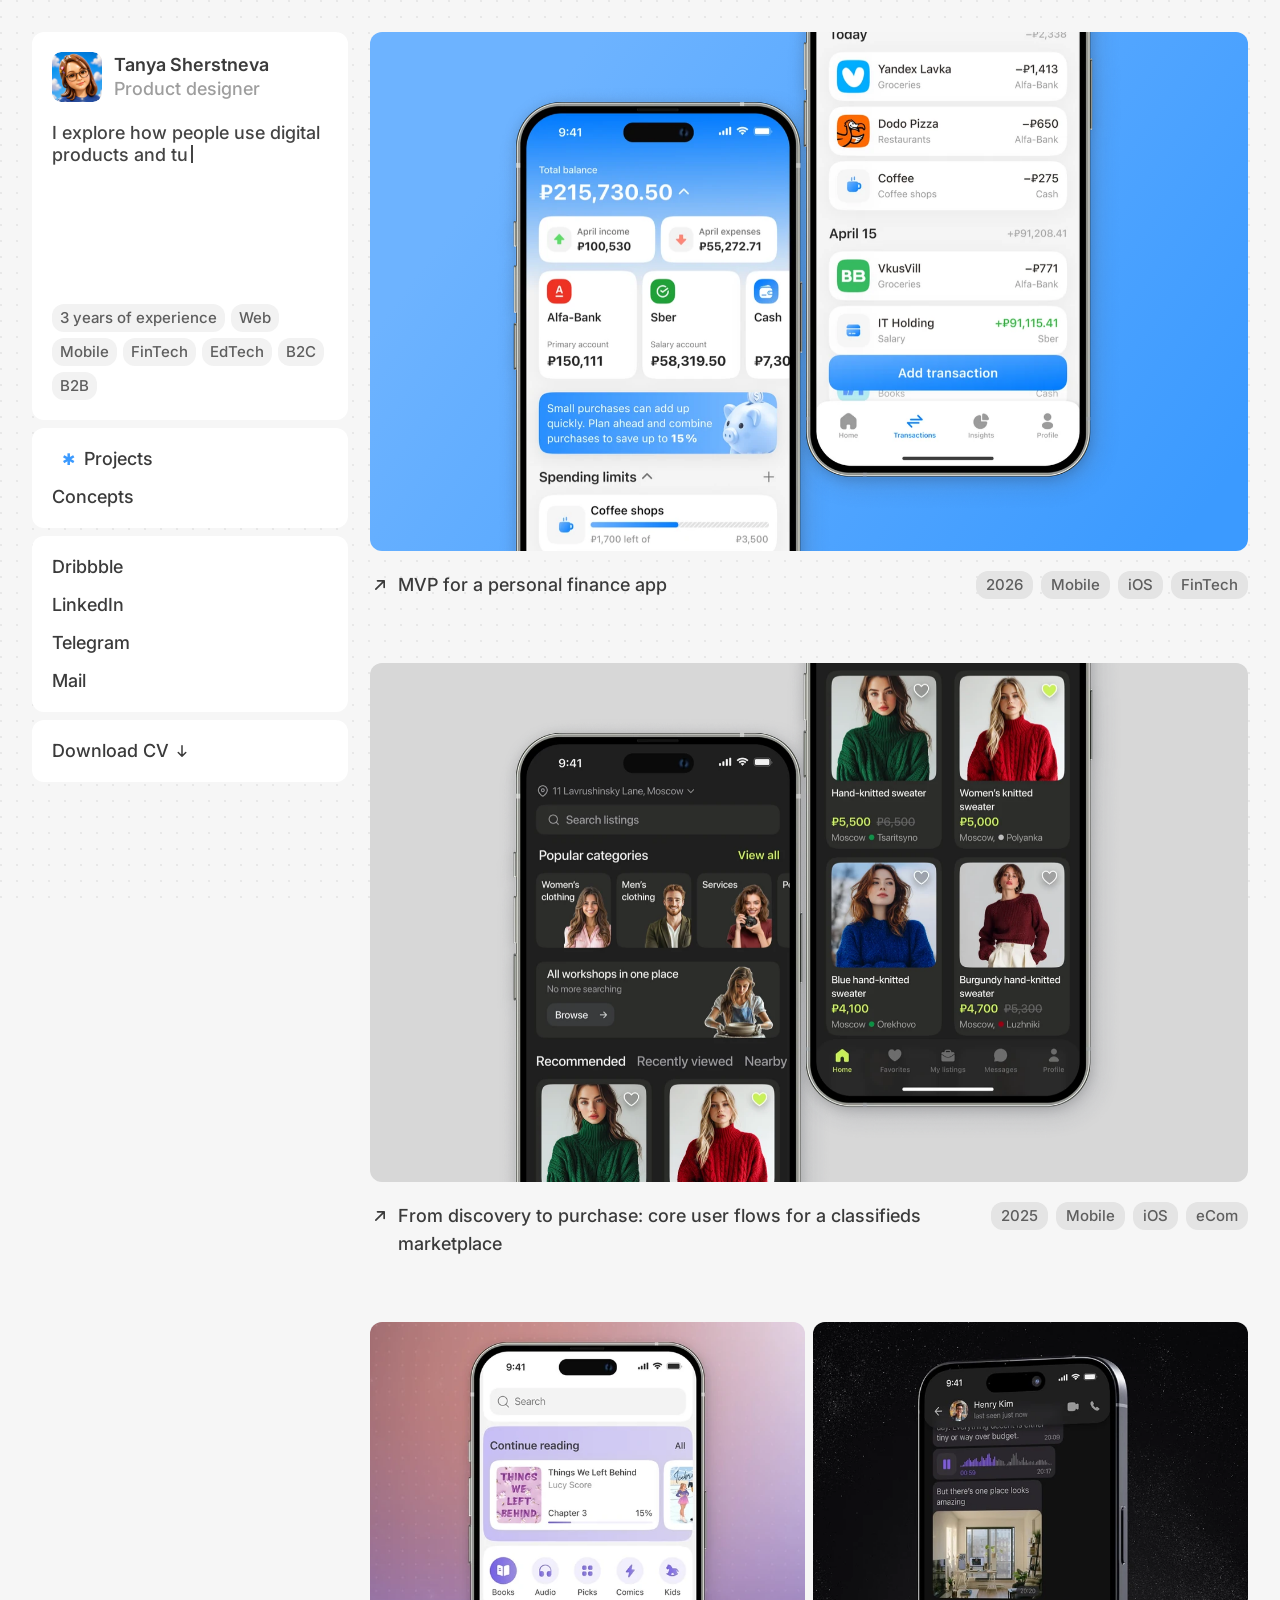
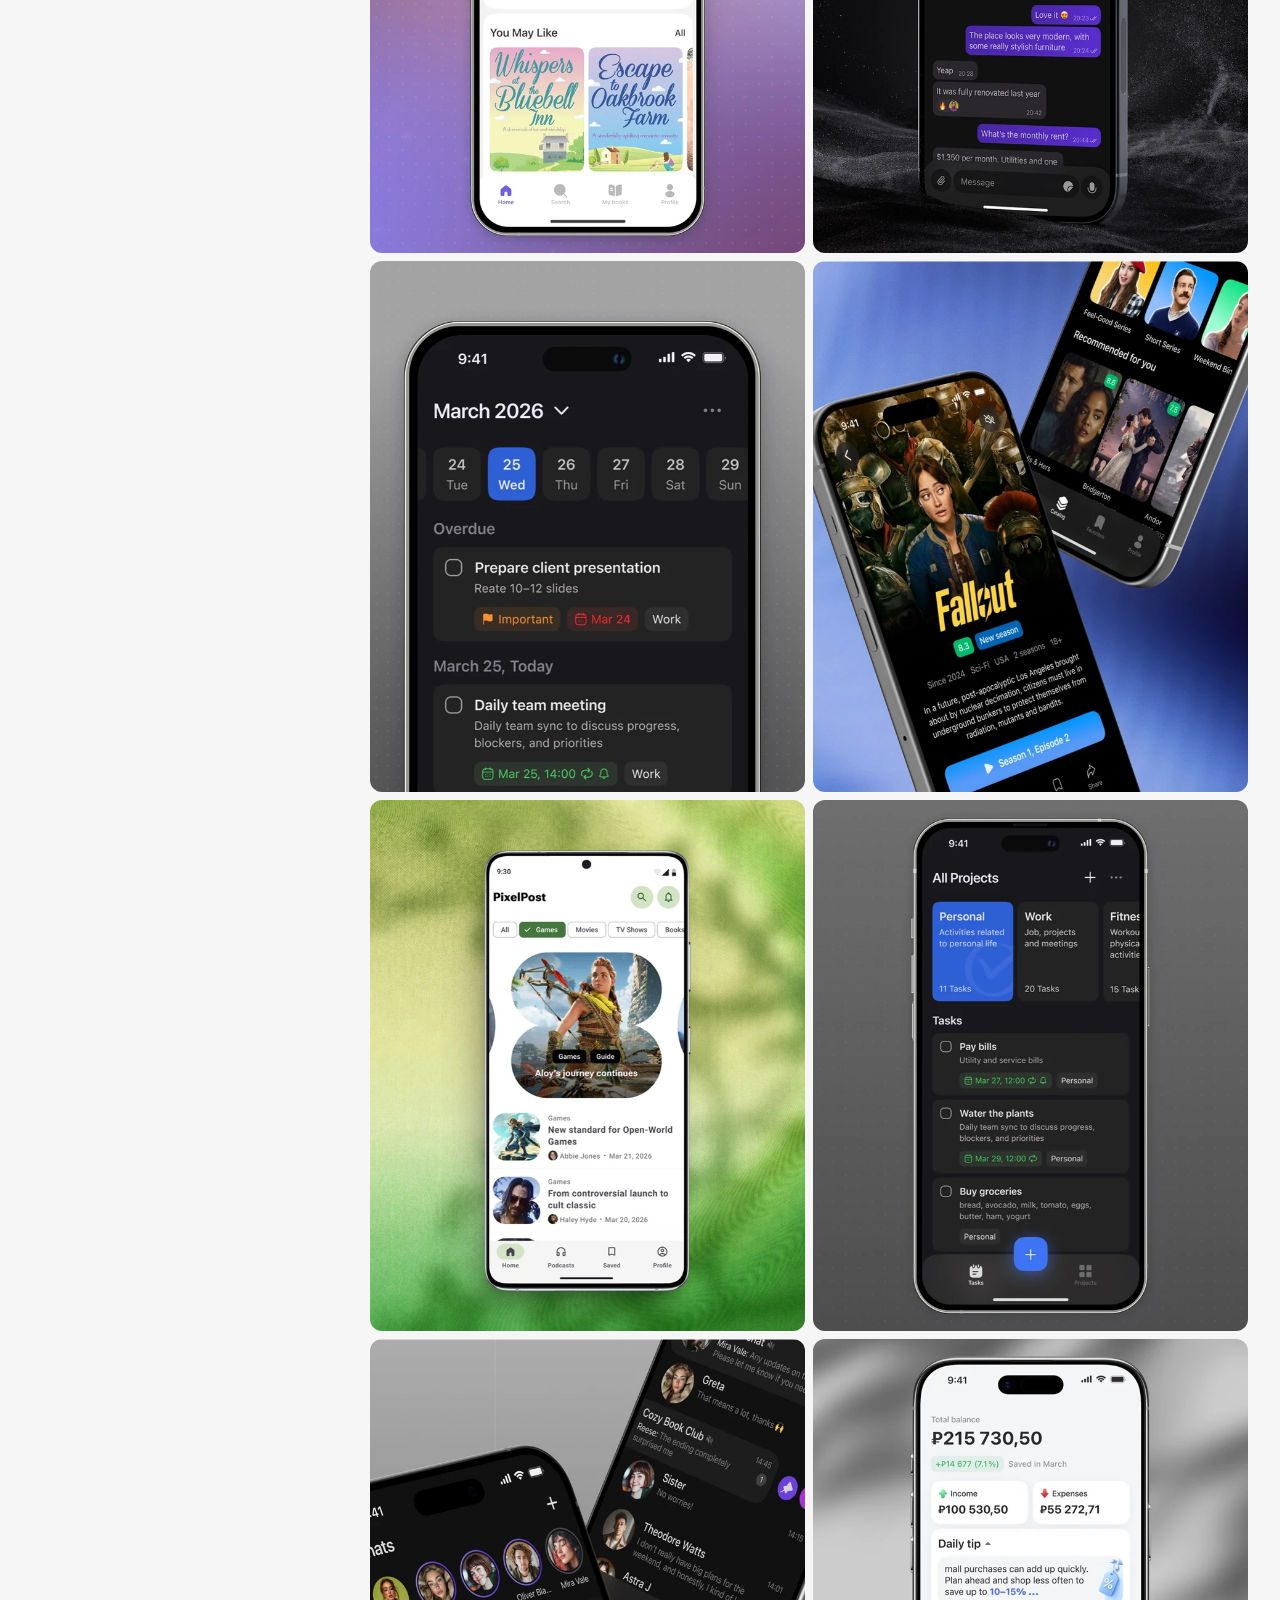
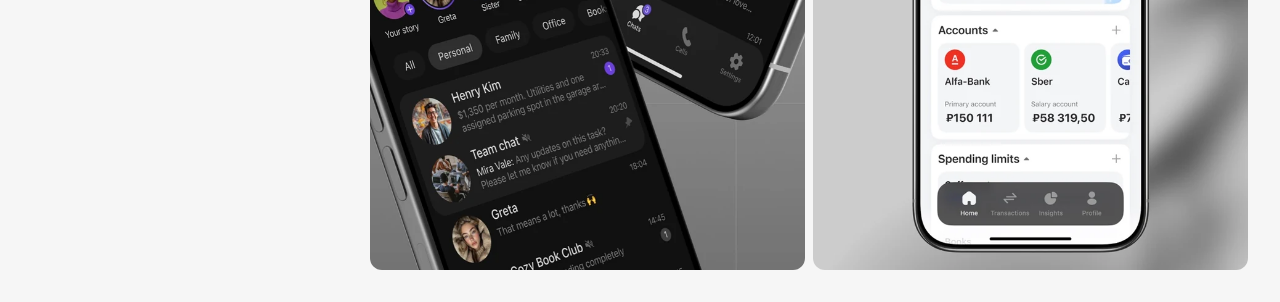
<file: index.html>
<!doctype html>
<html lang="en">
  <head>
    <meta charset="UTF-8" />
    <meta name="viewport" content="width=device-width, initial-scale=1.0" />
    <meta name="author" content="Tanya Sherstneva" />
    <meta name="copyright" content="© Tanya Sherstneva. Portfolio content, case studies and visuals may not be copied, reproduced or used for AI training without permission." />
    <meta name="robots" content="index, follow, noai, noimageai" />
    <title>Tanya Sherstneva — Product Designer</title>
    <meta name="description" content="Product designer creating web and mobile experiences. Explore selected work by Tanya Sherstneva, including Flowly, a personal finance app, and Atlas, a classifieds marketplace." />
    <link rel="icon" type="image/svg+xml" href="assets/favicon.svg" />
    <link rel="icon" type="image/png" sizes="32x32" href="assets/favicon-32.png" />
    <link rel="apple-touch-icon" sizes="180x180" href="assets/favicon-180.png" />
    <link rel="preload" as="image" type="image/webp" href="assets/responsive/mobile-cover-flowly-6c34dc55-900.webp" imagesrcset="assets/responsive/mobile-cover-flowly-6c34dc55-480.webp 480w, assets/responsive/mobile-cover-flowly-6c34dc55-800.webp 800w, assets/responsive/mobile-cover-flowly-6c34dc55-900.webp 900w" imagesizes="calc(100vw - 20px)" media="(max-width: 680px)" />
    <link rel="preload" as="image" type="image/webp" href="assets/responsive/project-flowly-cover-left-9794192e-700.webp" imagesrcset="assets/responsive/project-flowly-cover-left-9794192e-360.webp 360w, assets/responsive/project-flowly-cover-left-9794192e-600.webp 600w, assets/responsive/project-flowly-cover-left-9794192e-700.webp 700w" imagesizes="(max-width: 900px) 39vw, 390px" media="(min-width: 681px)" />
    <link rel="preload" as="image" type="image/webp" href="assets/responsive/project-flowly-cover-right-f997e7c1-700.webp" imagesrcset="assets/responsive/project-flowly-cover-right-f997e7c1-360.webp 360w, assets/responsive/project-flowly-cover-right-f997e7c1-600.webp 600w, assets/responsive/project-flowly-cover-right-f997e7c1-700.webp 700w" imagesizes="(max-width: 900px) 39vw, 390px" media="(min-width: 681px)" />
    <link rel="stylesheet" href="styles.css?v=20260813-3" />
  </head>
  <body>
    <main class="page-shell">
      <aside class="sidebar" aria-label="Designer information">
        <section class="profile card">
          <div class="profile__head">
            <a class="profile__avatar-wrap" href="index.html" data-clean-href="./" data-home-link aria-label="Back to homepage">
              <img class="profile__avatar profile__avatar--base" src="assets/optimized/profile-avatar-new.png" width="128" height="160" alt="Tanya Sherstneva" />
              <img class="profile__avatar profile__avatar--hover" src="assets/optimized/profile-avatar-hover-new.png" width="128" height="160" alt="" aria-hidden="true" />
            </a>
            <div>
              <h1><a class="profile__name-link" href="index.html" data-clean-href="./" data-home-link aria-label="Back to homepage">Tanya Sherstneva</a></h1>
              <p>Product designer</p>
            </div>
          </div>

          <div class="profile__copy">
            <p class="typewriter-copy" data-typewriter="I explore how people use digital products and turn those insights into better experiences">I explore how people use digital products and turn those insights into better experiences</p>
          </div>

          <div class="chips" aria-label="Skills and experience">
            <span>3 years of experience</span>
            <span>Web</span>
            <span>Mobile</span>
            <span>FinTech</span>
            <span>EdTech</span>
            <span>B2C</span>
            <span>B2B</span>
          </div>
        </section>

        <nav class="card nav-links nav-links--plain" aria-label="Portfolio sections">
          <a href="#projects">Projects</a>
          <a href="#concepts">Concepts</a>
        </nav>

        <section class="card nav-links" aria-label="Social links">
          <a href="https://dribbble.com/tanya-sherstneva" target="_blank" rel="noopener noreferrer" aria-label="Dribbble">Dribbble</a>
          <a href="https://www.linkedin.com/in/tanya-sherstneva" target="_blank" rel="noopener noreferrer" aria-label="LinkedIn">LinkedIn</a>
          <a href="https://t.me/tatanny" target="_blank" rel="noopener noreferrer" aria-label="Telegram">Telegram</a>
          <a href="mailto:tanya.shr.design@gmail.com" aria-label="Mail">Mail</a>
        </section>

        <a class="card download" href="https://drive.google.com/file/d/1rvZRLGSlJnNHizzoRb1KVBPNBlRmmnEd/view?usp=share_link" target="_blank" rel="noopener noreferrer" aria-label="Download CV">
          <span>Download CV</span>
          <svg viewBox="0 0 24 24" aria-hidden="true">
            <path d="M12 5v14m0 0 5-5m-5 5-5-5" />
          </svg>
        </a>
      </aside>

      <section class="content" id="projects">
        <article class="project project--flowy">
          <a class="project-media-grid project-media-link flowly-hover-zone" href="flowly/index.html" aria-label="View the Flowly case study">
            <div class="project-media-slot project-media-slot--cover project-media-slot--flowy project-media-slot--flowy-cover">
              <picture style="display: contents"><source media="(min-width: 681px)" srcset="[data-uri]" /><img class="project-mobile-cover" src="assets/responsive/mobile-cover-flowly-6c34dc55-900.webp" width="900" height="532" alt="Flowly mobile cover preview" srcset="assets/responsive/mobile-cover-flowly-6c34dc55-480.webp 480w, assets/responsive/mobile-cover-flowly-6c34dc55-800.webp 800w, assets/responsive/mobile-cover-flowly-6c34dc55-900.webp 900w" sizes="calc(100vw - 20px)" decoding="async" fetchpriority="high" /></picture>
              <div class="flowy-cover-mockup flowy-cover-mockup--main">
                <picture style="display: contents"><source media="(max-width: 680px)" srcset="[data-uri]" /><img src="assets/responsive/project-flowly-cover-left-9794192e-700.webp" width="700" height="1330" alt="Flowly main screen preview" fetchpriority="high" srcset="assets/responsive/project-flowly-cover-left-9794192e-360.webp 360w, assets/responsive/project-flowly-cover-left-9794192e-600.webp 600w, assets/responsive/project-flowly-cover-left-9794192e-700.webp 700w" sizes="(max-width: 900px) 39vw, 390px" decoding="async" /></picture>
              </div>
              <div class="flowy-cover-mockup flowy-cover-mockup--secondary">
                <picture style="display: contents"><source media="(max-width: 680px)" srcset="[data-uri]" /><img src="assets/responsive/project-flowly-cover-right-f997e7c1-700.webp" width="700" height="1330" alt="Flowly operations screen preview" fetchpriority="high" srcset="assets/responsive/project-flowly-cover-right-f997e7c1-360.webp 360w, assets/responsive/project-flowly-cover-right-f997e7c1-600.webp 600w, assets/responsive/project-flowly-cover-right-f997e7c1-700.webp 700w" sizes="(max-width: 900px) 39vw, 390px" decoding="async" /></picture>
              </div>
            </div>
          </a>

          <footer class="project-meta">
            <a href="flowly/index.html" class="project-title">
              <svg viewBox="0 0 24 24" aria-hidden="true"><path d="M7 17 17 7M9 7h8v8" /></svg>
              <span>MVP for a&nbsp;personal finance app</span>
            </a>
            <div class="chips chips--small">
              <span>2026</span>
              <span>Mobile</span>
              <span>iOS</span>
              <span>FinTech</span>
            </div>
          </footer>
        </article>

        <article class="project project--atlas" id="atlas">
          <a class="project-media-grid project-media-link atlas-hover-zone" href="atlas/index.html" aria-label="View the Atlas case study">
            <div class="project-media-slot project-media-slot--cover project-media-slot--atlas project-media-slot--atlas-cover">
              <picture style="display: contents"><source media="(min-width: 681px)" srcset="[data-uri]" /><img class="project-mobile-cover" src="assets/responsive/mobile-cover-atlas-68b5f121-2000.webp" width="2988" height="1770" alt="Atlas mobile cover preview" loading="lazy" srcset="assets/responsive/mobile-cover-atlas-68b5f121-480.webp 480w, assets/responsive/mobile-cover-atlas-68b5f121-800.webp 800w, assets/responsive/mobile-cover-atlas-68b5f121-1200.webp 1200w, assets/responsive/mobile-cover-atlas-68b5f121-1800.webp 1800w, assets/responsive/mobile-cover-atlas-68b5f121-2000.webp 2000w" sizes="calc(100vw - 20px)" decoding="async" /></picture>
              <div class="atlas-cover-mockup atlas-cover-mockup--main">
                <picture style="display: contents"><source media="(max-width: 680px)" srcset="[data-uri]" /><img src="assets/responsive/project-atlas-cover-left-d0a52452-1229.webp" width="1229" height="2334" alt="Atlas project main preview" loading="lazy" srcset="assets/responsive/project-atlas-cover-left-d0a52452-360.webp 360w, assets/responsive/project-atlas-cover-left-d0a52452-600.webp 600w, assets/responsive/project-atlas-cover-left-d0a52452-900.webp 900w, assets/responsive/project-atlas-cover-left-d0a52452-1229.webp 1229w" sizes="(max-width: 900px) 39vw, 390px" decoding="async" /></picture>
              </div>
              <div class="atlas-cover-mockup atlas-cover-mockup--secondary">
                <picture style="display: contents"><source media="(max-width: 680px)" srcset="[data-uri]" /><img src="assets/responsive/project-atlas-cover-right-524b7582-1229.webp" width="1229" height="2334" alt="Atlas project detail preview" loading="lazy" srcset="assets/responsive/project-atlas-cover-right-524b7582-360.webp 360w, assets/responsive/project-atlas-cover-right-524b7582-600.webp 600w, assets/responsive/project-atlas-cover-right-524b7582-900.webp 900w, assets/responsive/project-atlas-cover-right-524b7582-1229.webp 1229w" sizes="(max-width: 900px) 39vw, 390px" decoding="async" /></picture>
              </div>
            </div>
          </a>

          <footer class="project-meta">
            <a href="atlas/index.html" class="project-title">
              <svg viewBox="0 0 24 24" aria-hidden="true"><path d="M7 17 17 7M9 7h8v8" /></svg>
              <span>From discovery to&nbsp;purchase: core user flows for a&nbsp;classifieds marketplace</span>
            </a>
            <div class="chips chips--small">
              <span>2025</span>
              <span>Mobile</span>
              <span>iOS</span>
              <span>eCom</span>
            </div>
          </footer>
        </article>

        <section class="case-grid" id="concepts" aria-label="Design concepts">
          <figure class="case-card case-card--short"><img src="assets/responsive/concept-01-reading-app-e995e06c-1023.webp" width="1023" height="1100" loading="lazy" alt="Reader" srcset="assets/responsive/concept-01-reading-app-e995e06c-480.webp 480w, assets/responsive/concept-01-reading-app-e995e06c-800.webp 800w, assets/responsive/concept-01-reading-app-e995e06c-1023.webp 1023w" sizes="(max-width: 680px) calc(100vw - 20px), (max-width: 900px) 50vw, 500px" decoding="async" /><figcaption class="case-chip">Reader</figcaption></figure>
          <figure class="case-card case-card--short"><img src="assets/responsive/concept-02-messaging-app-6986f4b7-1023.webp" width="1023" height="1100" loading="lazy" alt="Messenger" srcset="assets/responsive/concept-02-messaging-app-6986f4b7-480.webp 480w, assets/responsive/concept-02-messaging-app-6986f4b7-800.webp 800w, assets/responsive/concept-02-messaging-app-6986f4b7-1023.webp 1023w" sizes="(max-width: 680px) calc(100vw - 20px), (max-width: 900px) 50vw, 500px" decoding="async" /><figcaption class="case-chip">Messenger</figcaption></figure>
          <figure class="case-card case-card--tall"><img src="assets/responsive/concept-06-task-manager-app-a9e022fa-1023.webp" width="1023" height="1100" loading="lazy" alt="Task Manager" srcset="assets/responsive/concept-06-task-manager-app-a9e022fa-480.webp 480w, assets/responsive/concept-06-task-manager-app-a9e022fa-800.webp 800w, assets/responsive/concept-06-task-manager-app-a9e022fa-1023.webp 1023w" sizes="(max-width: 680px) calc(100vw - 20px), (max-width: 900px) 50vw, 500px" decoding="async" /><figcaption class="case-chip">Task Manager</figcaption></figure>
          <figure class="case-card case-card--tall"><img src="assets/responsive/concept-04-streaming-app-4d654ab3-1023.webp" width="1023" height="1100" loading="lazy" alt="Online Cinema" srcset="assets/responsive/concept-04-streaming-app-4d654ab3-480.webp 480w, assets/responsive/concept-04-streaming-app-4d654ab3-800.webp 800w, assets/responsive/concept-04-streaming-app-4d654ab3-1023.webp 1023w" sizes="(max-width: 680px) calc(100vw - 20px), (max-width: 900px) 50vw, 500px" decoding="async" /><figcaption class="case-chip">Online Cinema</figcaption></figure>
          <figure class="case-card case-card--tall"><img src="assets/responsive/concept-05-android-news-app-ad705d1b-1023.webp" width="1023" height="1100" loading="lazy" alt="Android News Portal" srcset="assets/responsive/concept-05-android-news-app-ad705d1b-480.webp 480w, assets/responsive/concept-05-android-news-app-ad705d1b-800.webp 800w, assets/responsive/concept-05-android-news-app-ad705d1b-1023.webp 1023w" sizes="(max-width: 680px) calc(100vw - 20px), (max-width: 900px) 50vw, 500px" decoding="async" /><figcaption class="case-chip">Android News Portal</figcaption></figure>
          <figure class="case-card case-card--tall"><img src="assets/responsive/concept-07-task-manager-app-23942fae-1023.webp" width="1023" height="1100" loading="lazy" alt="Task Manager" srcset="assets/responsive/concept-07-task-manager-app-23942fae-480.webp 480w, assets/responsive/concept-07-task-manager-app-23942fae-800.webp 800w, assets/responsive/concept-07-task-manager-app-23942fae-1023.webp 1023w" sizes="(max-width: 680px) calc(100vw - 20px), (max-width: 900px) 50vw, 500px" decoding="async" /><figcaption class="case-chip">Task Manager</figcaption></figure>
          <figure class="case-card case-card--tall"><img src="assets/responsive/concept-03-messaging-app-2f4617d7-1023.webp" width="1023" height="1100" loading="lazy" alt="Messenger" srcset="assets/responsive/concept-03-messaging-app-2f4617d7-480.webp 480w, assets/responsive/concept-03-messaging-app-2f4617d7-800.webp 800w, assets/responsive/concept-03-messaging-app-2f4617d7-1023.webp 1023w" sizes="(max-width: 680px) calc(100vw - 20px), (max-width: 900px) 50vw, 500px" decoding="async" /><figcaption class="case-chip">Messenger</figcaption></figure>
          <figure class="case-card case-card--tall"><img src="assets/responsive/concept-08-fintech-app-265eab27-1023.webp" width="1023" height="1100" loading="lazy" alt="Finance Manager" srcset="assets/responsive/concept-08-fintech-app-265eab27-480.webp 480w, assets/responsive/concept-08-fintech-app-265eab27-800.webp 800w, assets/responsive/concept-08-fintech-app-265eab27-1023.webp 1023w" sizes="(max-width: 680px) calc(100vw - 20px), (max-width: 900px) 50vw, 500px" decoding="async" /><figcaption class="case-chip">Finance Manager</figcaption></figure>
        </section>
      </section>
    </main>
    <div class="custom-cursor flowly-cursor" aria-hidden="true">
      <img src="assets/responsive/cursor-flowly-354725ae-502.webp" alt="" srcset="assets/responsive/cursor-flowly-354725ae-480.webp 480w, assets/responsive/cursor-flowly-354725ae-502.webp 502w" sizes="(max-width: 680px) calc(100vw - 24px), (max-width: 980px) calc(100vw - 64px), (max-width: 1400px) calc(100vw - 402px), 998px" decoding="async" />
    </div>
    <div class="custom-cursor atlas-cursor" aria-hidden="true">
      <img src="assets/cursor-atlas.png" alt="" />
    </div>
    <script src="home-link.js?v=20260813-3" defer></script>
    <script>
      (() => {
        const flowlyCursor = document.querySelector(".flowly-cursor");
        const atlasCursor = document.querySelector(".atlas-cursor");
        const flowlyZone = document.querySelector(".flowly-hover-zone");
        const atlasZone = document.querySelector(".atlas-hover-zone");
        const mediaGrids = document.querySelectorAll(".project-media-grid");
        const navLinks = [...document.querySelectorAll('.nav-links--plain a[href^="#"]')];
        const sections = navLinks
          .map((link) => ({ link, target: document.querySelector(link.getAttribute("href")) }))
          .filter((item) => item.target);

        const setActiveLink = () => {
          const marker = window.scrollY + window.innerHeight * 0.42;
          let active = sections[0];

          sections.forEach((item) => {
            if (item.target.offsetTop <= marker) active = item;
          });

          navLinks.forEach((link) => {
            link.classList.toggle("is-active", link === active?.link);
          });
        };

        setActiveLink();
        window.addEventListener("scroll", setActiveLink, { passive: true });
        window.addEventListener("resize", setActiveLink);

        if (window.matchMedia("(pointer: coarse)").matches) return;

        const move = (cursor, { clientX, clientY }, zone) => {
          if (cursor) {
            const zoneRect = zone.getBoundingClientRect();
            const cursorWidth = cursor.offsetWidth || 118;
            const cursorHeight = cursor.offsetHeight || 118;
            const inset = 8;
            const x = Math.min(
              Math.max(clientX + 12, zoneRect.left + inset),
              zoneRect.right - cursorWidth - inset
            );
            const y = Math.min(
              Math.max(clientY + 12, zoneRect.top + inset),
              zoneRect.bottom - cursorHeight - inset
            );
            cursor.style.transform = `translate3d(${x}px, ${y}px, 0) scale(1)`;
          }
        };

        mediaGrids.forEach((grid) => {
          const images = [...grid.querySelectorAll(".project-media-slot img")];
          const drift = [
            { x: 0, y: -3 },
            { x: 3, y: -3 },
            { x: 3, y: 3 },
          ];

          grid.addEventListener("mouseenter", () => {
            grid.classList.add("is-hovered");
            if (grid === flowlyZone) {
              grid.querySelectorAll(".flowy-cover-mockup").forEach((mockup) => {
                mockup.classList.add("is-hovered");
              });
              return;
            }
            if (grid === atlasZone) {
              grid.querySelectorAll(".atlas-cover-mockup").forEach((mockup) => {
                mockup.classList.add("is-hovered");
              });
              return;
            }
            images.forEach((image, index) => {
              const offset = drift[index] || { x: 0, y: 0 };
              const slot = image.closest(".project-media-slot");
              const baseX = parseFloat(getComputedStyle(slot).getPropertyValue("--media-base-x")) || 0;
              const baseY = parseFloat(getComputedStyle(slot).getPropertyValue("--media-base-y")) || 0;
              image.style.transform = `translate3d(${baseX + offset.x}px, ${baseY + offset.y}px, 0)`;
            });
          });

          grid.addEventListener("mousemove", (event) => {
            const activeCursor = grid === flowlyZone ? flowlyCursor : grid === atlasZone ? atlasCursor : null;
          if (activeCursor) {
            activeCursor.classList.add("is-visible");
            move(activeCursor, event, grid);
          }
        });

          grid.addEventListener("mouseleave", () => {
            grid.classList.remove("is-hovered");
            if (grid === flowlyZone) {
              grid.querySelectorAll(".flowy-cover-mockup").forEach((mockup) => {
                mockup.classList.remove("is-hovered");
              });
            }
            if (grid === atlasZone) {
              grid.querySelectorAll(".atlas-cover-mockup").forEach((mockup) => {
                mockup.classList.remove("is-hovered");
              });
            }
            images.forEach((image) => {
              image.style.transform = "";
            });

            flowlyCursor?.classList.remove("is-visible");
            atlasCursor?.classList.remove("is-visible");
          });
        });
      })();
    </script>
  </body>
</html>
</file>
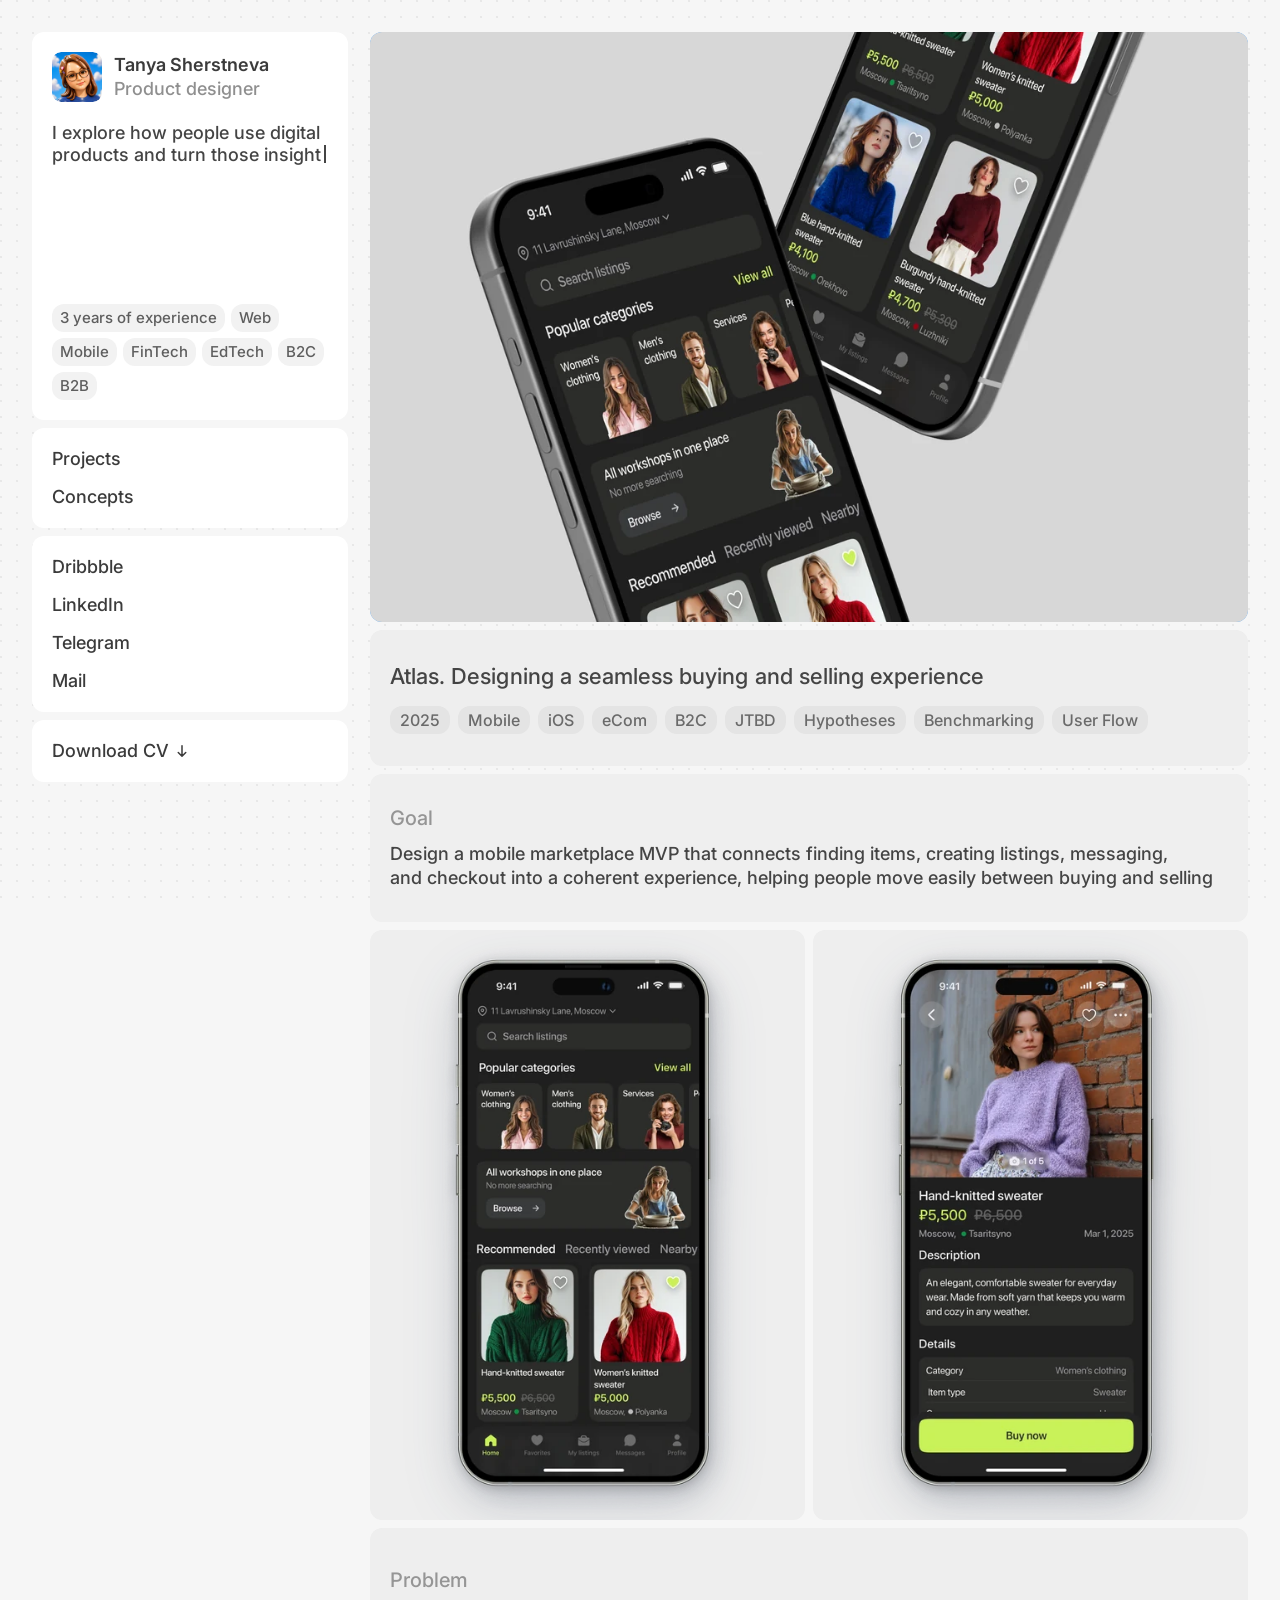
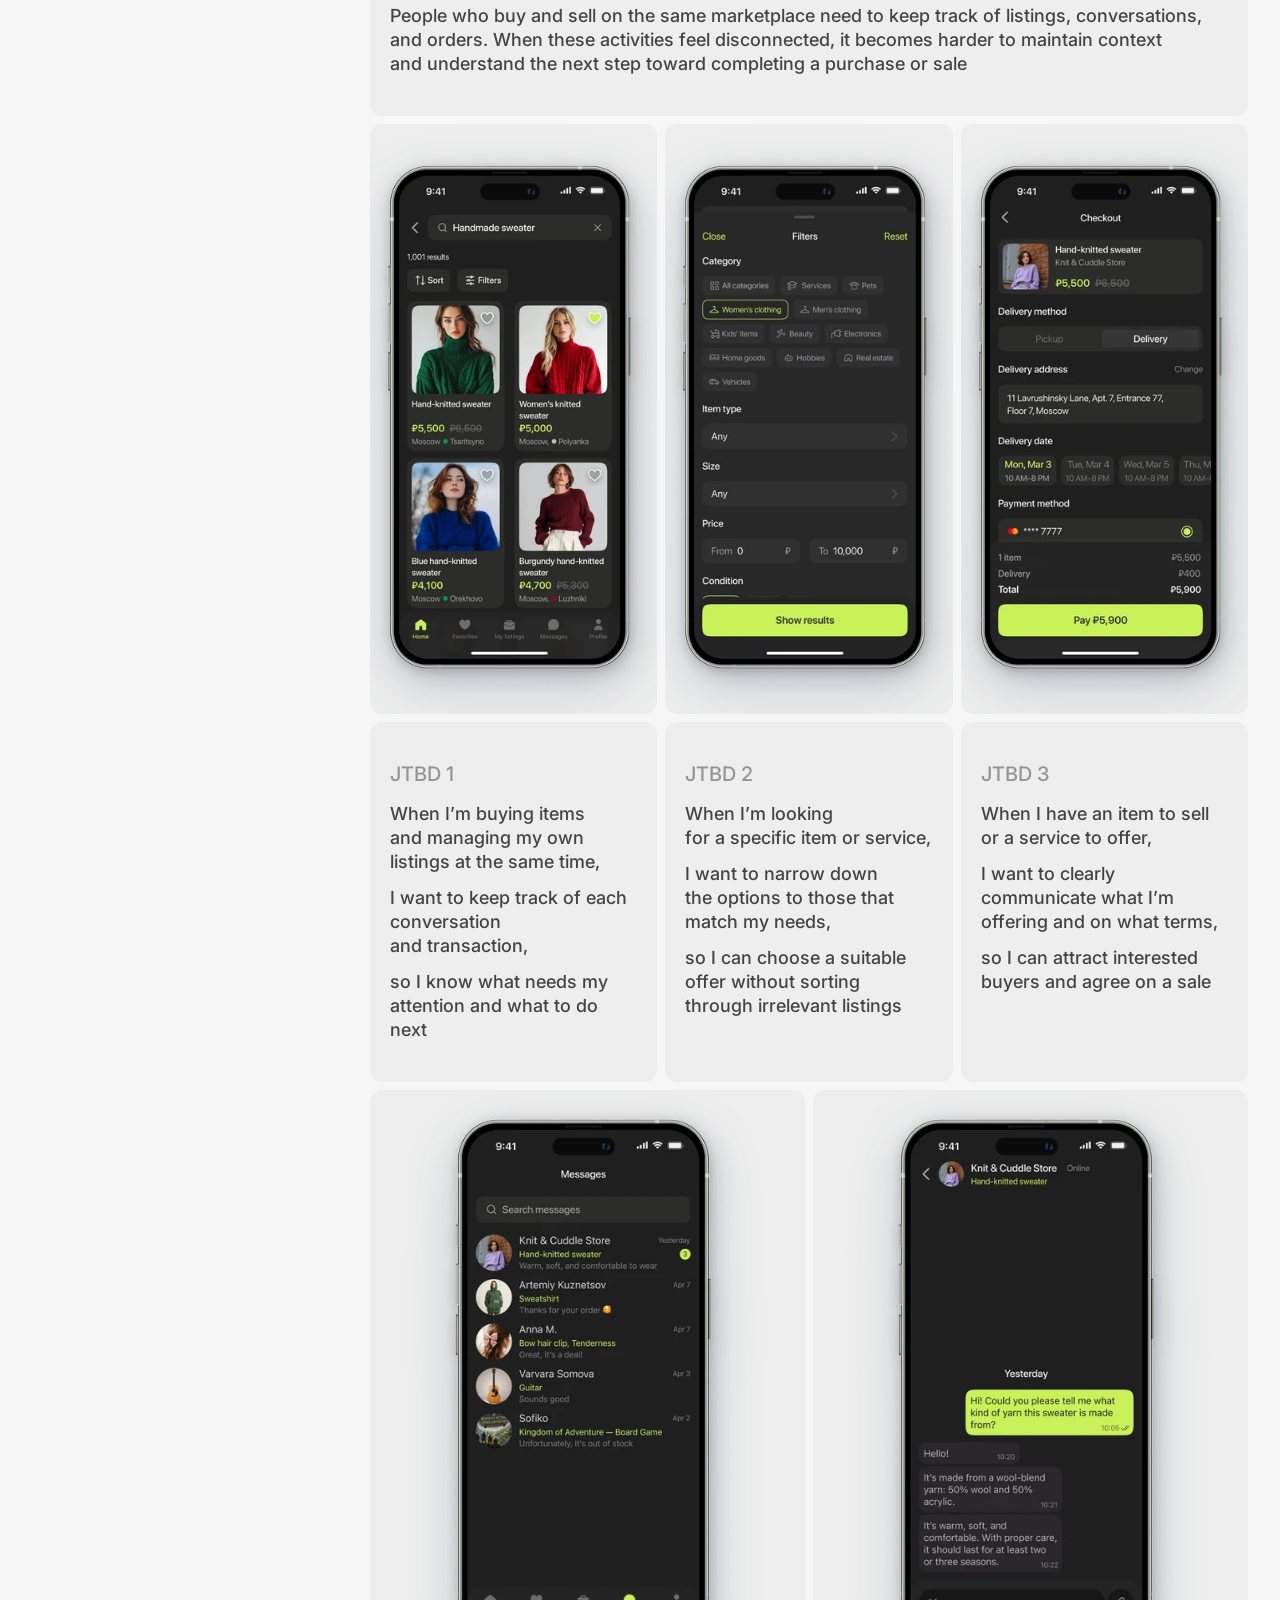
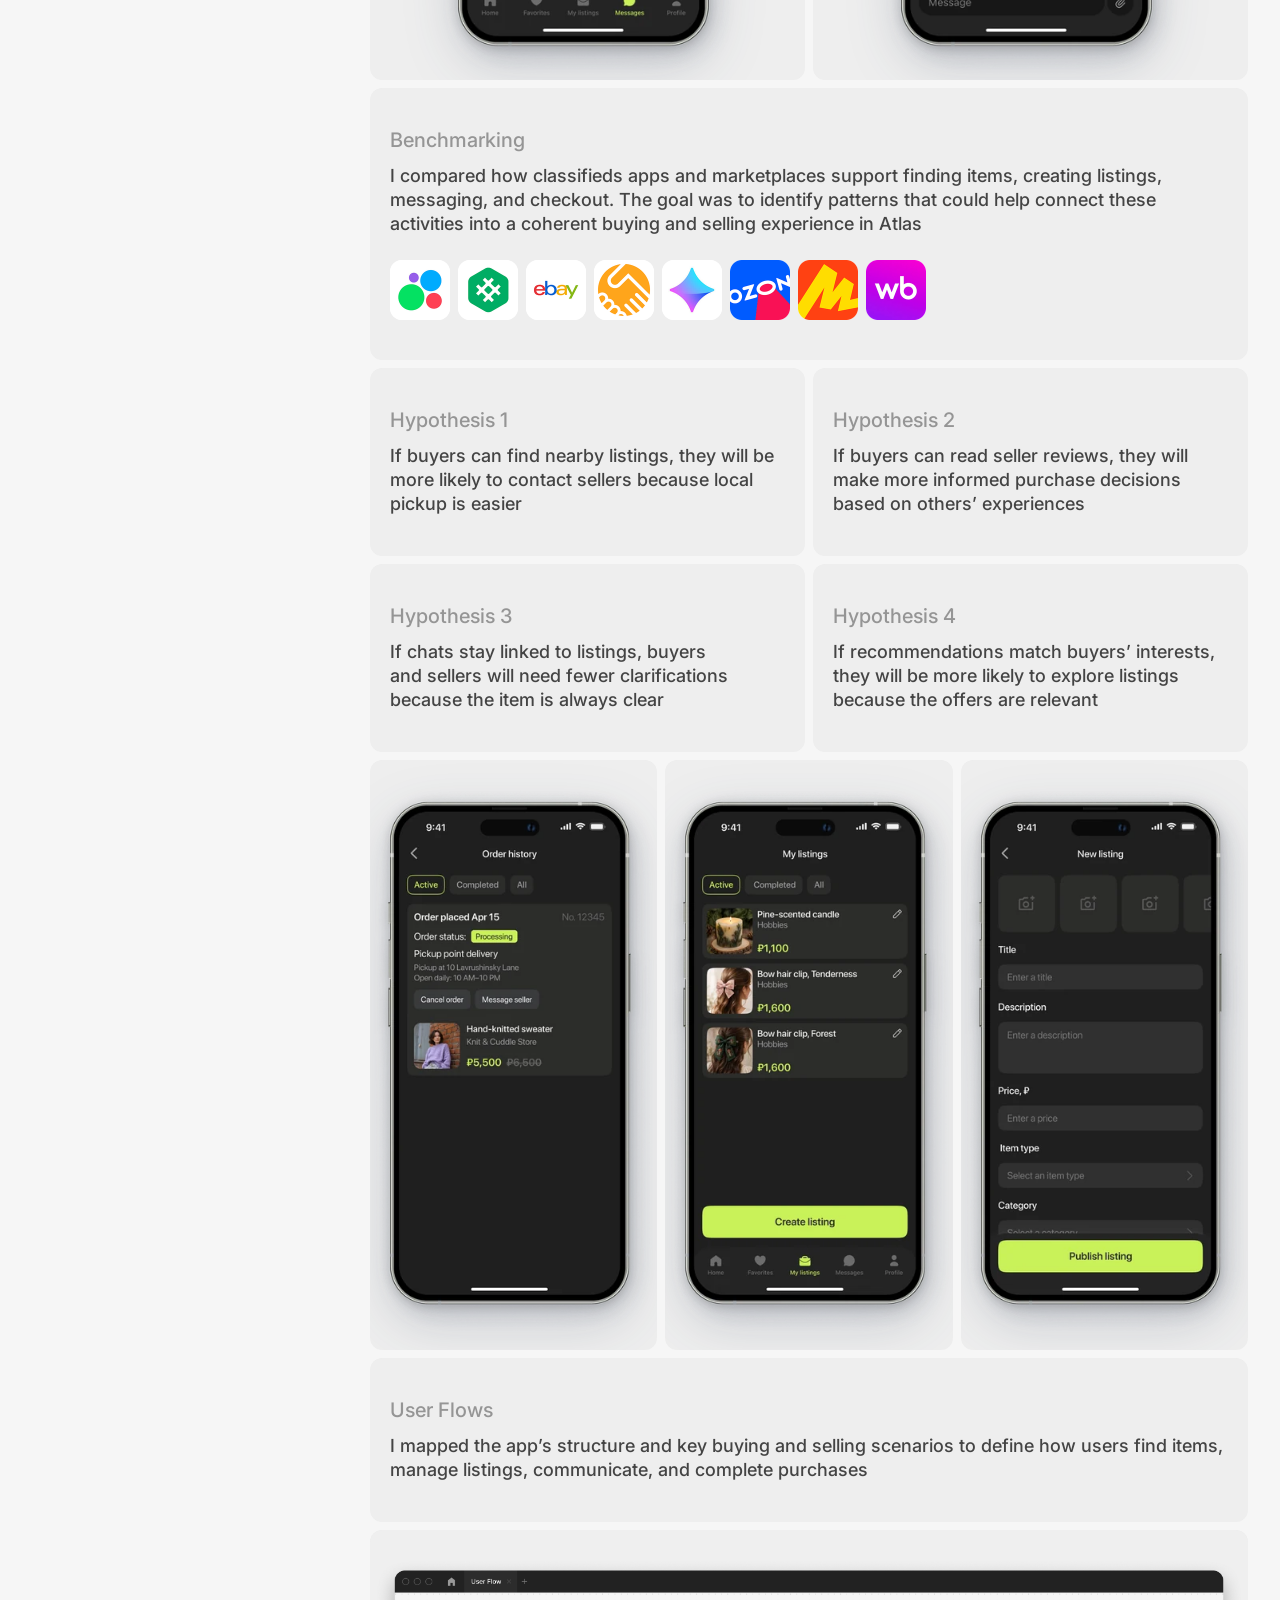
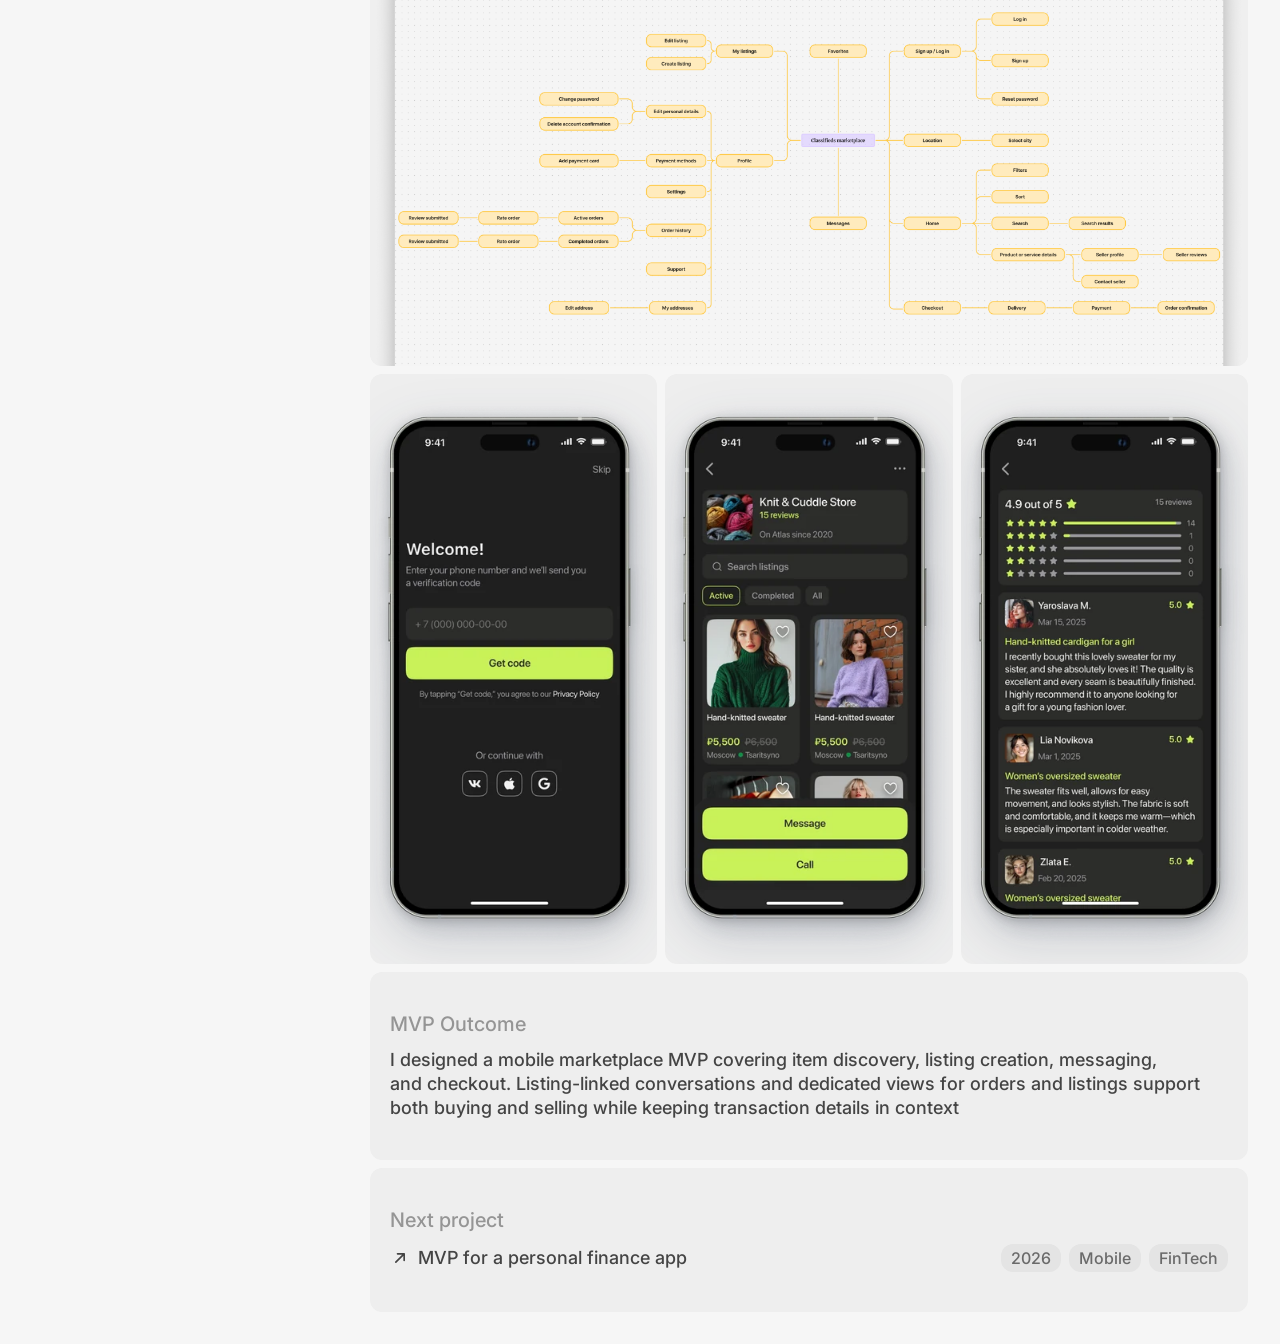
<file: atlas/index.html>
<!doctype html>
<html lang="en">
  <head>
    <meta charset="UTF-8" />
    <meta name="viewport" content="width=device-width, initial-scale=1.0" />
    <meta name="author" content="Tanya Sherstneva" />
    <meta name="copyright" content="© Tanya Sherstneva. Portfolio content, case studies and visuals may not be copied, reproduced or used for AI training without permission." />
    <meta name="robots" content="index, follow, noai, noimageai" />
    <title>Atlas | Tanya Sherstneva</title>
    <meta name="description" content="Designing a mobile classifieds marketplace MVP, from item discovery and seller messaging to checkout. A product design case study by Tanya Sherstneva." />
    <link rel="icon" type="image/svg+xml" href="../assets/favicon.svg" />
    <link rel="icon" type="image/png" sizes="32x32" href="../assets/favicon-32.png" />
    <link rel="apple-touch-icon" sizes="180x180" href="../assets/favicon-180.png" />
    <link rel="preload" as="image" type="image/webp" href="../assets/responsive/atlas-cover-e73dc28e-2000.webp" imagesrcset="../assets/responsive/atlas-cover-e73dc28e-480.webp 480w, ../assets/responsive/atlas-cover-e73dc28e-800.webp 800w, ../assets/responsive/atlas-cover-e73dc28e-1200.webp 1200w, ../assets/responsive/atlas-cover-e73dc28e-1800.webp 1800w, ../assets/responsive/atlas-cover-e73dc28e-2000.webp 2000w" imagesizes="(max-width: 680px) calc(100vw - 24px), (max-width: 980px) calc(100vw - 64px), (max-width: 1400px) calc(100vw - 402px), 998px" />
    <link rel="stylesheet" href="../atlas.css?v=20260921-jtbd" />
  </head>
  <body>
    <main class="case-shell">
      <aside class="sidebar" aria-label="Designer information">
        <section class="profile card">
          <div class="profile__head">
            <a class="profile__avatar-wrap" href="../index.html" data-clean-href="../" data-home-link aria-label="Back to homepage">
              <img class="profile__avatar profile__avatar--base" src="../assets/optimized/profile-avatar-new.png" width="128" height="160" alt="Tanya Sherstneva" />
              <img class="profile__avatar profile__avatar--hover" src="../assets/optimized/profile-avatar-hover-new.png" width="128" height="160" alt="" aria-hidden="true" />
            </a>
            <div>
              <h1><a class="profile__name-link" href="../index.html" data-clean-href="../" data-home-link aria-label="Back to homepage">Tanya Sherstneva</a></h1>
              <p>Product designer</p>
            </div>
          </div>

          <div class="profile__copy">
            <p class="typewriter-copy" data-typewriter="I explore how people use digital products and turn those insights into better experiences">I explore how people use digital products and turn those insights into better experiences</p>
          </div>

          <div class="chips" aria-label="Skills and experience">
            <span>3 years of experience</span>
            <span>Web</span>
            <span>Mobile</span>
            <span>FinTech</span>
            <span>EdTech</span>
            <span>B2C</span>
            <span>B2B</span>
          </div>
        </section>

        <nav class="card nav-links nav-links--plain" aria-label="Portfolio sections">
          <a href="../index.html#projects">Projects</a>
          <a href="../index.html#concepts">Concepts</a>
        </nav>

        <section class="card nav-links" aria-label="Social links">
          <a href="https://dribbble.com/tanya-sherstneva" target="_blank" rel="noopener noreferrer" aria-label="Dribbble">Dribbble</a>
          <a href="https://www.linkedin.com/in/tanya-sherstneva" target="_blank" rel="noopener noreferrer" aria-label="LinkedIn">LinkedIn</a>
          <a href="https://t.me/tatanny" target="_blank" rel="noopener noreferrer" aria-label="Telegram">Telegram</a>
          <a href="mailto:tanya.shr.design@gmail.com" aria-label="Mail">Mail</a>
        </section>

        <a class="card download" href="https://drive.google.com/file/d/1rvZRLGSlJnNHizzoRb1KVBPNBlRmmnEd/view?usp=share_link" target="_blank" rel="noopener noreferrer" aria-label="Download CV">
          <span>Download CV</span>
          <svg viewBox="0 0 24 24" aria-hidden="true">
            <path d="M12 5v14m0 0 5-5m-5 5-5-5" />
          </svg>
        </a>
      </aside>

      <section class="case-page">
        <section class="case-cover case-cover--static" aria-label="Atlas cover">
          <img src="../assets/responsive/atlas-cover-e73dc28e-2000.webp" width="2988" height="1770" alt="Atlas project cover" fetchpriority="high" srcset="../assets/responsive/atlas-cover-e73dc28e-480.webp 480w, ../assets/responsive/atlas-cover-e73dc28e-800.webp 800w, ../assets/responsive/atlas-cover-e73dc28e-1200.webp 1200w, ../assets/responsive/atlas-cover-e73dc28e-1800.webp 1800w, ../assets/responsive/atlas-cover-e73dc28e-2000.webp 2000w" sizes="(max-width: 680px) calc(100vw - 24px), (max-width: 980px) calc(100vw - 64px), (max-width: 1400px) calc(100vw - 402px), 998px" decoding="async" />
        </section>

        <section class="case-heading card">
          <div>
            <h2>Atlas. Designing a seamless buying and selling experience</h2>
          </div>
          <div class="case-tags" aria-label="Project tags">
            <span>2025</span>
            <span>Mobile</span>
            <span>iOS</span>
            <span>eCom</span>
            <span>B2C</span>
            <span>JTBD</span>
            <span>Hypotheses</span>
            <span>Benchmarking</span>
            <span>User Flow</span>
          </div>
        </section>

        <section class="case-info card">
          <h3>Goal</h3>
          <p>
            Design a mobile marketplace MVP that connects finding items, creating listings, messaging, and checkout into a coherent experience, helping people move easily between buying and selling
          </p>
        </section>

        <section class="mockup-grid mockup-grid--two" aria-label="Atlas main screens">
          <figure class="mockup-card"><img src="../assets/responsive/atlas-screen-01-optimized-72c0d7c5-921.webp" width="921" height="1741" loading="lazy" alt="Atlas home screen" srcset="../assets/responsive/atlas-screen-01-optimized-72c0d7c5-360.webp 360w, ../assets/responsive/atlas-screen-01-optimized-72c0d7c5-600.webp 600w, ../assets/responsive/atlas-screen-01-optimized-72c0d7c5-900.webp 900w, ../assets/responsive/atlas-screen-01-optimized-72c0d7c5-921.webp 921w" sizes="(max-width: 453px) 69vw, 312px" decoding="async" /></figure>
          <figure class="mockup-card"><img src="../assets/responsive/atlas-screen-02-optimized-e7b42336-921.webp" width="921" height="1741" loading="lazy" alt="Atlas listing details screen" srcset="../assets/responsive/atlas-screen-02-optimized-e7b42336-360.webp 360w, ../assets/responsive/atlas-screen-02-optimized-e7b42336-600.webp 600w, ../assets/responsive/atlas-screen-02-optimized-e7b42336-900.webp 900w, ../assets/responsive/atlas-screen-02-optimized-e7b42336-921.webp 921w" sizes="(max-width: 453px) 69vw, 312px" decoding="async" /></figure>
        </section>

        <section class="case-note card">
          <h3>Problem</h3>
          <p>
            People who buy and sell on the same marketplace need to keep track of listings, conversations, and orders. When these activities feel disconnected, it becomes harder to maintain context and understand the next step toward completing a purchase or sale
          </p>
        </section>

        <section class="mockup-grid mockup-grid--three mockup-grid--case-screens" aria-label="Atlas user flow screens">
          <figure class="mockup-card"><img src="../assets/responsive/atlas-screen-03-optimized-08265088-921.webp" width="921" height="1741" loading="lazy" alt="Atlas search results screen" srcset="../assets/responsive/atlas-screen-03-optimized-08265088-360.webp 360w, ../assets/responsive/atlas-screen-03-optimized-08265088-600.webp 600w, ../assets/responsive/atlas-screen-03-optimized-08265088-900.webp 900w, ../assets/responsive/atlas-screen-03-optimized-08265088-921.webp 921w" sizes="(max-width: 453px) 69vw, 312px" decoding="async" /></figure>
          <figure class="mockup-card"><img src="../assets/responsive/atlas-screen-04-optimized-0f3dd3fc-921.webp" width="921" height="1741" loading="lazy" alt="Atlas filters screen" srcset="../assets/responsive/atlas-screen-04-optimized-0f3dd3fc-360.webp 360w, ../assets/responsive/atlas-screen-04-optimized-0f3dd3fc-600.webp 600w, ../assets/responsive/atlas-screen-04-optimized-0f3dd3fc-900.webp 900w, ../assets/responsive/atlas-screen-04-optimized-0f3dd3fc-921.webp 921w" sizes="(max-width: 453px) 69vw, 312px" decoding="async" /></figure>
          <figure class="mockup-card"><img src="../assets/responsive/atlas-screen-05-en-20260927-882a4856-921.webp" width="921" height="1741" loading="lazy" alt="Atlas checkout screen" srcset="../assets/responsive/atlas-screen-05-en-20260927-882a4856-360.webp 360w, ../assets/responsive/atlas-screen-05-en-20260927-882a4856-600.webp 600w, ../assets/responsive/atlas-screen-05-en-20260927-882a4856-900.webp 900w, ../assets/responsive/atlas-screen-05-en-20260927-882a4856-921.webp 921w" sizes="(max-width: 453px) 69vw, 312px" decoding="async" /></figure>
        </section>

        <section class="jbtd-grid" aria-label="Jobs to be done">
          <article class="card">
            <h3>JTBD 1</h3>
            <p class="jtbd-copy">
              <span>When I’m buying items and managing my own listings at the same time,</span>
              <span>I want to keep track of each conversation and transaction,</span>
              <span>so I know what needs my attention and what to do next</span>
            </p>
          </article>
          <article class="card">
            <h3>JTBD 2</h3>
            <p class="jtbd-copy">
              <span>When I’m looking for a specific item or service,</span>
              <span>I want to narrow down the options to those that match my needs,</span>
              <span>so I can choose a suitable offer without sorting through irrelevant listings</span>
            </p>
          </article>
          <article class="card">
            <h3>JTBD 3</h3>
            <p class="jtbd-copy">
              <span>When I have an item to sell or a service to offer,</span>
              <span>I want to clearly communicate what I’m offering and on what terms,</span>
              <span>so I can attract interested buyers and agree on a sale</span>
            </p>
          </article>
        </section>

        <section class="mockup-grid mockup-grid--two" aria-label="More Atlas screens">
          <figure class="mockup-card"><img src="../assets/responsive/atlas-screen-06-optimized-51ff0e76-921.webp" width="921" height="1741" loading="lazy" alt="Atlas messages screen" srcset="../assets/responsive/atlas-screen-06-optimized-51ff0e76-360.webp 360w, ../assets/responsive/atlas-screen-06-optimized-51ff0e76-600.webp 600w, ../assets/responsive/atlas-screen-06-optimized-51ff0e76-900.webp 900w, ../assets/responsive/atlas-screen-06-optimized-51ff0e76-921.webp 921w" sizes="(max-width: 453px) 69vw, 312px" decoding="async" /></figure>
          <figure class="mockup-card"><img src="../assets/responsive/atlas-screen-07-optimized-b19a743a-921.webp" width="921" height="1741" loading="lazy" alt="Atlas chat screen" srcset="../assets/responsive/atlas-screen-07-optimized-b19a743a-360.webp 360w, ../assets/responsive/atlas-screen-07-optimized-b19a743a-600.webp 600w, ../assets/responsive/atlas-screen-07-optimized-b19a743a-900.webp 900w, ../assets/responsive/atlas-screen-07-optimized-b19a743a-921.webp 921w" sizes="(max-width: 453px) 69vw, 312px" decoding="async" /></figure>
        </section>

        <section class="case-note card competitor-analysis-card">
          <h3>Benchmarking</h3>
          <p>
            I compared how classifieds apps and marketplaces support finding items, creating listings, messaging, and checkout. The goal was to identify patterns that could help connect these activities into a coherent buying and selling experience in Atlas
          </p>

          <div class="competitor-logos" aria-label="Services reviewed">
            <span class="competitor-logo" aria-label="Avito" tabindex="0"><img src="../assets/Atlas/competitors/avito.png" width="120" height="120" loading="lazy" alt="Avito" /></span>
            <span class="competitor-logo" aria-label="Kufar" tabindex="0"><img src="../assets/Atlas/competitors/kufar.png" width="120" height="120" loading="lazy" alt="Kufar" /></span>
            <span class="competitor-logo" aria-label="eBay" tabindex="0"><img src="../assets/Atlas/competitors/ebay.png" width="120" height="120" loading="lazy" alt="eBay" /></span>
            <span class="competitor-logo" aria-label="KupiProdai" tabindex="0"><img src="../assets/Atlas/competitors/kupiprodai.png" width="120" height="120" loading="lazy" alt="KupiProdai" /></span>
            <span class="competitor-logo" aria-label="Youla" tabindex="0"><img src="../assets/Atlas/competitors/youla.png" width="120" height="120" loading="lazy" alt="Youla" /></span>
            <span class="competitor-logo" aria-label="Ozon" tabindex="0"><img src="../assets/Atlas/competitors/ozon.png" width="120" height="120" loading="lazy" alt="Ozon" /></span>
            <span class="competitor-logo" aria-label="Yandex Market" tabindex="0"><img src="../assets/Atlas/competitors/yandex-market.png" width="120" height="120" loading="lazy" alt="Yandex Market" /></span>
            <span class="competitor-logo" aria-label="Wildberries" tabindex="0"><img src="../assets/Atlas/competitors/wildberries.png" width="120" height="120" loading="lazy" alt="Wildberries" /></span>
          </div>
        </section>

        <section class="hypothesis-grid" aria-label="Hypotheses">
          <article class="card">
            <h3>Hypothesis 1</h3>
            <p class="hypothesis-copy">
              <span>If buyers can find nearby listings, they will be more likely to contact sellers because local pickup is easier</span>
            </p>
          </article>
          <article class="card"><h3>Hypothesis 2</h3><p>If buyers can read seller reviews, they will make more informed purchase decisions based on others’ experiences</p></article>
          <article class="card"><h3>Hypothesis 3</h3><p>If chats stay linked to listings, buyers and sellers will need fewer clarifications because the item is always clear</p></article>
          <article class="card">
            <h3>Hypothesis 4</h3>
            <p class="hypothesis-copy">
              <span>If recommendations match buyers’ interests, they will be more likely to explore listings because the offers are relevant</span>
            </p>
          </article>
        </section>

        <section class="mockup-grid mockup-grid--three" aria-label="Atlas screens">
          <figure class="mockup-card"><img src="../assets/responsive/atlas-screen-08-optimized-70501655-921.webp" width="921" height="1741" loading="lazy" alt="Atlas order history screen" srcset="../assets/responsive/atlas-screen-08-optimized-70501655-360.webp 360w, ../assets/responsive/atlas-screen-08-optimized-70501655-600.webp 600w, ../assets/responsive/atlas-screen-08-optimized-70501655-900.webp 900w, ../assets/responsive/atlas-screen-08-optimized-70501655-921.webp 921w" sizes="(max-width: 453px) 69vw, 312px" decoding="async" /></figure>
          <figure class="mockup-card"><img src="../assets/responsive/atlas-screen-09-optimized-dc8a7b4c-921.webp" width="921" height="1741" loading="lazy" alt="Atlas my listings screen" srcset="../assets/responsive/atlas-screen-09-optimized-dc8a7b4c-360.webp 360w, ../assets/responsive/atlas-screen-09-optimized-dc8a7b4c-600.webp 600w, ../assets/responsive/atlas-screen-09-optimized-dc8a7b4c-900.webp 900w, ../assets/responsive/atlas-screen-09-optimized-dc8a7b4c-921.webp 921w" sizes="(max-width: 453px) 69vw, 312px" decoding="async" /></figure>
          <figure class="mockup-card"><img src="../assets/responsive/atlas-screen-10-optimized-568654d4-921.webp" width="921" height="1741" loading="lazy" alt="Atlas new listing screen" srcset="../assets/responsive/atlas-screen-10-optimized-568654d4-360.webp 360w, ../assets/responsive/atlas-screen-10-optimized-568654d4-600.webp 600w, ../assets/responsive/atlas-screen-10-optimized-568654d4-900.webp 900w, ../assets/responsive/atlas-screen-10-optimized-568654d4-921.webp 921w" sizes="(max-width: 453px) 69vw, 312px" decoding="async" /></figure>
        </section>

        <section class="case-note card">
          <h3>User Flows</h3>
          <p>
            I mapped the app’s structure and key buying and selling scenarios to define how users find items, manage listings, communicate, and complete purchases
          </p>
        </section>

        <figure class="image-card image-card--wide image-card--ui-kit image-card--pan" aria-label="Atlas app structure and user flows" data-flow-zoom>
          <img src="../assets/responsive/atlas-user-flow-301d09bf-2988.webp" width="2988" height="1485" loading="lazy" alt="Atlas app structure and user flows" srcset="../assets/responsive/atlas-user-flow-301d09bf-2988.webp 2988w" sizes="(max-width: 680px) 1120px, (max-width: 980px) calc(100vw - 64px), (max-width: 1400px) calc(100vw - 402px), 998px" decoding="async" />
        </figure>

        <section class="mockup-grid mockup-grid--three" aria-label="Atlas final screens">
          <figure class="mockup-card"><img src="../assets/responsive/atlas-screen-11-optimized-389005f6-921.webp" width="921" height="1741" loading="lazy" alt="Atlas sign-in screen" srcset="../assets/responsive/atlas-screen-11-optimized-389005f6-360.webp 360w, ../assets/responsive/atlas-screen-11-optimized-389005f6-600.webp 600w, ../assets/responsive/atlas-screen-11-optimized-389005f6-900.webp 900w, ../assets/responsive/atlas-screen-11-optimized-389005f6-921.webp 921w" sizes="(max-width: 453px) 69vw, 312px" decoding="async" /></figure>
          <figure class="mockup-card"><img src="../assets/responsive/atlas-screen-12-optimized-9052a07c-921.webp" width="921" height="1741" loading="lazy" alt="Atlas seller profile screen" srcset="../assets/responsive/atlas-screen-12-optimized-9052a07c-360.webp 360w, ../assets/responsive/atlas-screen-12-optimized-9052a07c-600.webp 600w, ../assets/responsive/atlas-screen-12-optimized-9052a07c-900.webp 900w, ../assets/responsive/atlas-screen-12-optimized-9052a07c-921.webp 921w" sizes="(max-width: 453px) 69vw, 312px" decoding="async" /></figure>
          <figure class="mockup-card"><img src="../assets/responsive/atlas-screen-13-optimized-dac8759b-921.webp" width="921" height="1741" loading="lazy" alt="Atlas reviews screen" srcset="../assets/responsive/atlas-screen-13-optimized-dac8759b-360.webp 360w, ../assets/responsive/atlas-screen-13-optimized-dac8759b-600.webp 600w, ../assets/responsive/atlas-screen-13-optimized-dac8759b-900.webp 900w, ../assets/responsive/atlas-screen-13-optimized-dac8759b-921.webp 921w" sizes="(max-width: 453px) 69vw, 312px" decoding="async" /></figure>
        </section>

        <section class="case-note card">
          <h3>MVP Outcome</h3>
          <p>
            I designed a mobile marketplace MVP covering item discovery, listing creation, messaging, and checkout. Listing-linked conversations and dedicated views for orders and listings support both buying and selling while keeping transaction details in context
          </p>
        </section>

        <a class="next-project card" href="../flowly/index.html">
          <span class="next-project__eyebrow">Next project</span>
          <strong class="next-project__title">
            <svg viewBox="0 0 24 24" width="20" height="20" fill="none" stroke="currentColor" stroke-width="2" stroke-linecap="round" stroke-linejoin="round" aria-hidden="true"><path d="M7 17 17 7M9 7h8v8" /></svg>
            <span>MVP for a&nbsp;personal finance app</span>
            <span hidden></span>
          </strong>
          <div class="case-tags next-project__tags" aria-label="Next project tags">
            <small>2026</small>
            <small>Mobile</small>
            <small>FinTech</small>
          </div>
        </a>
      </section>
    </main>
    <script src="../home-link.js?v=20260813-3" defer></script>
    <script src="../atlas-zoom.js?v=20260921-4" defer></script>
  </body>
</html>
</file>
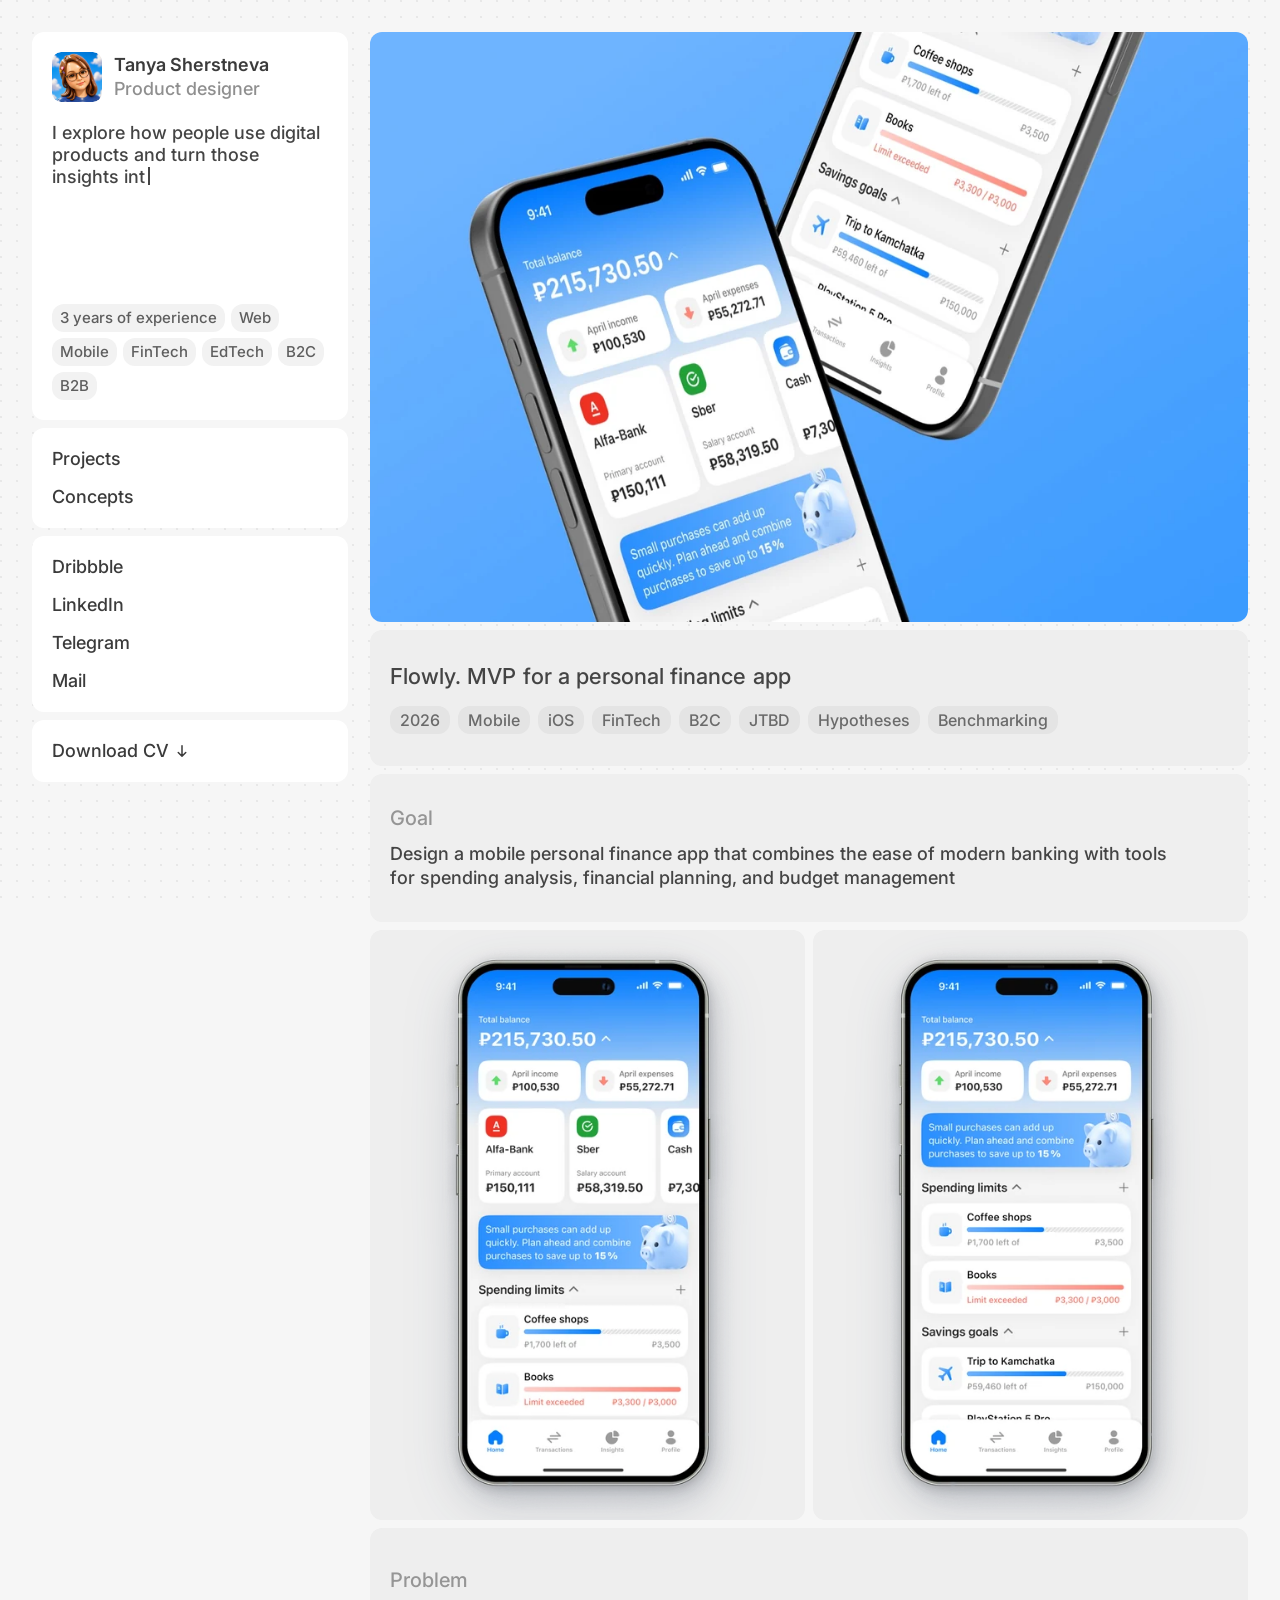
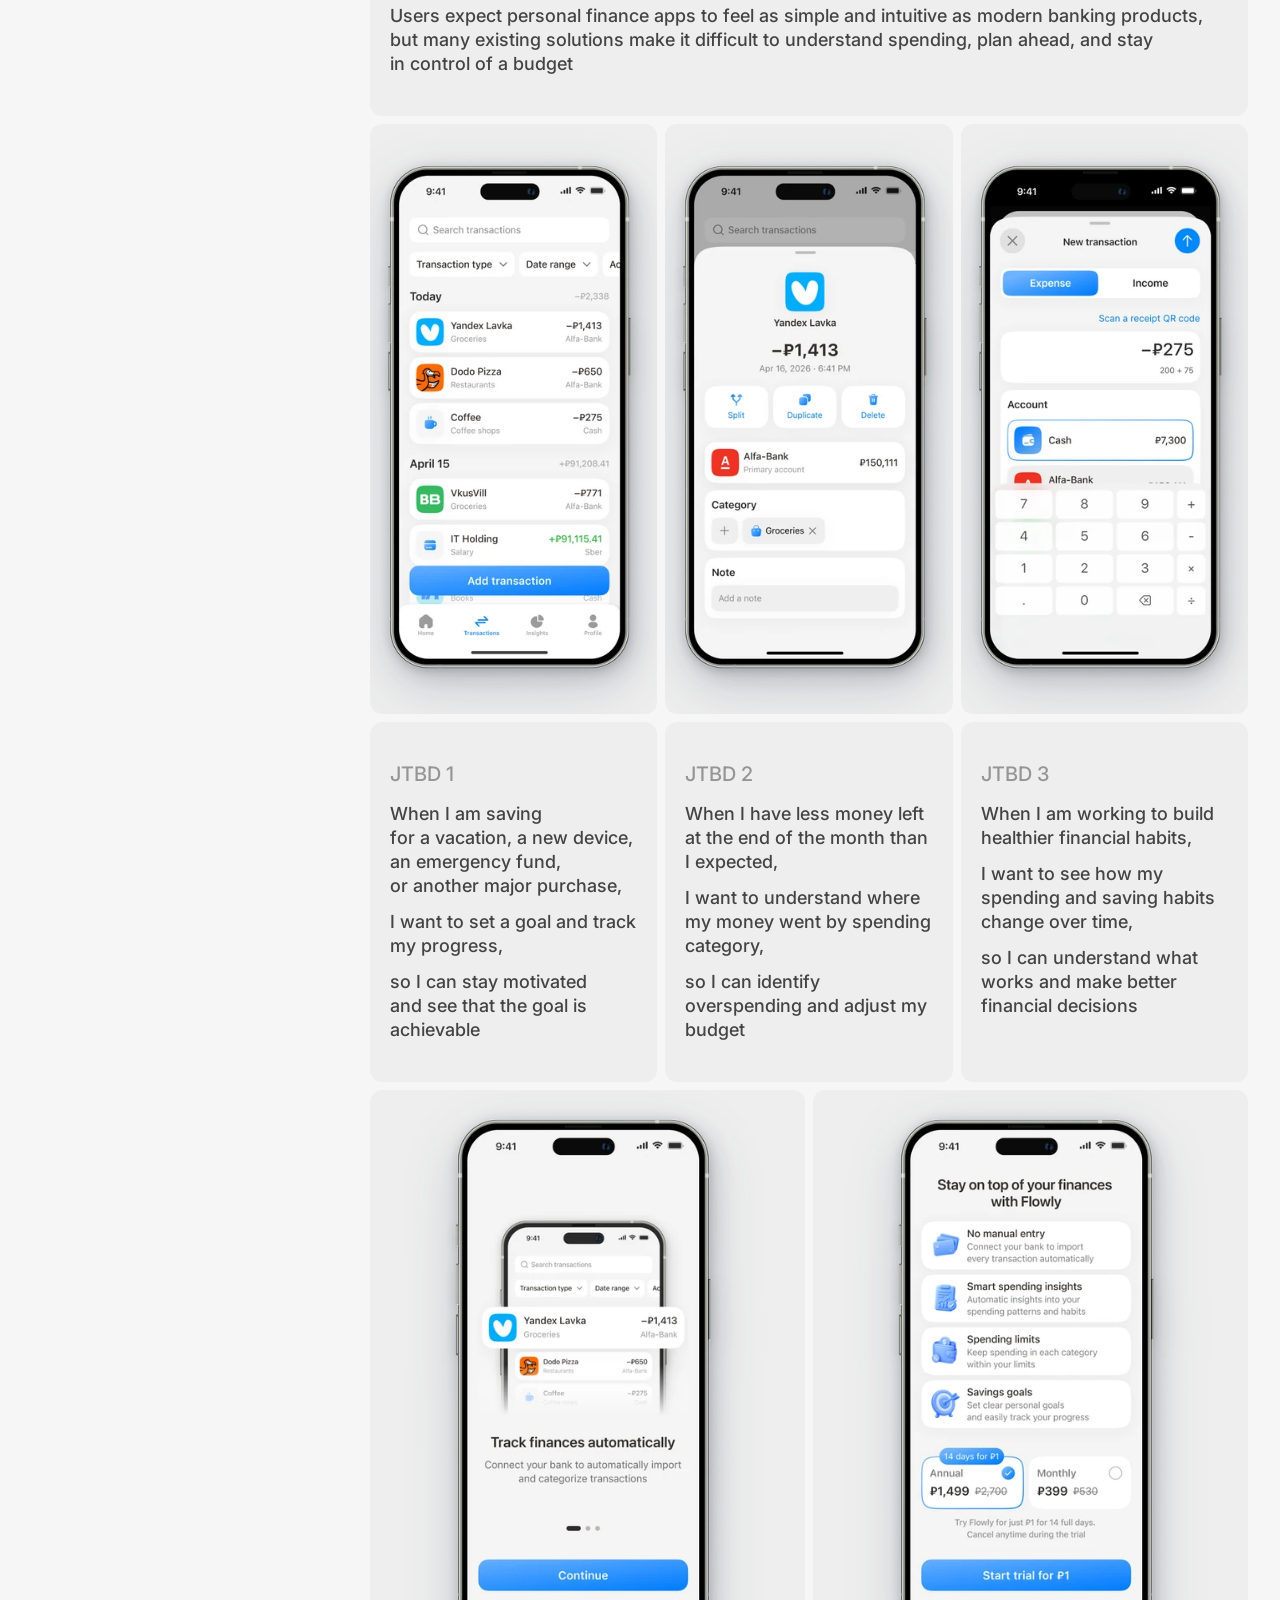
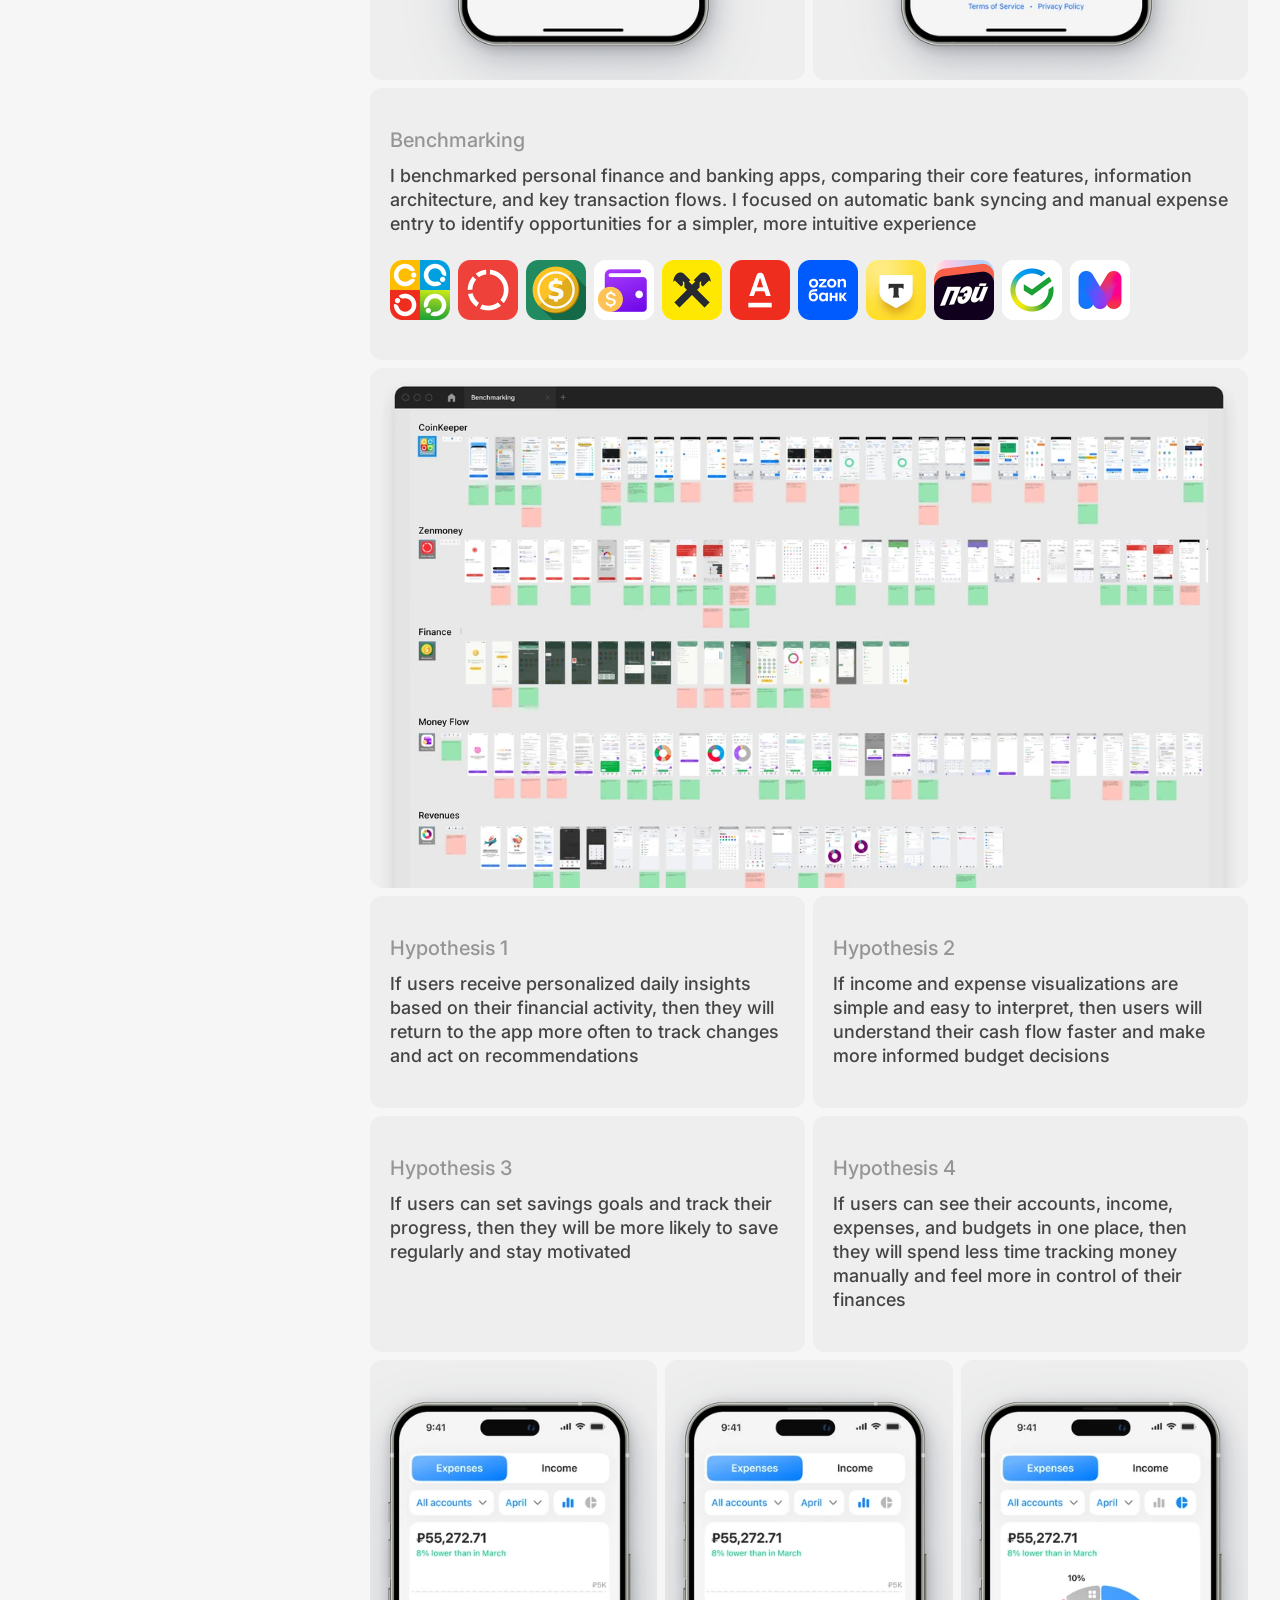
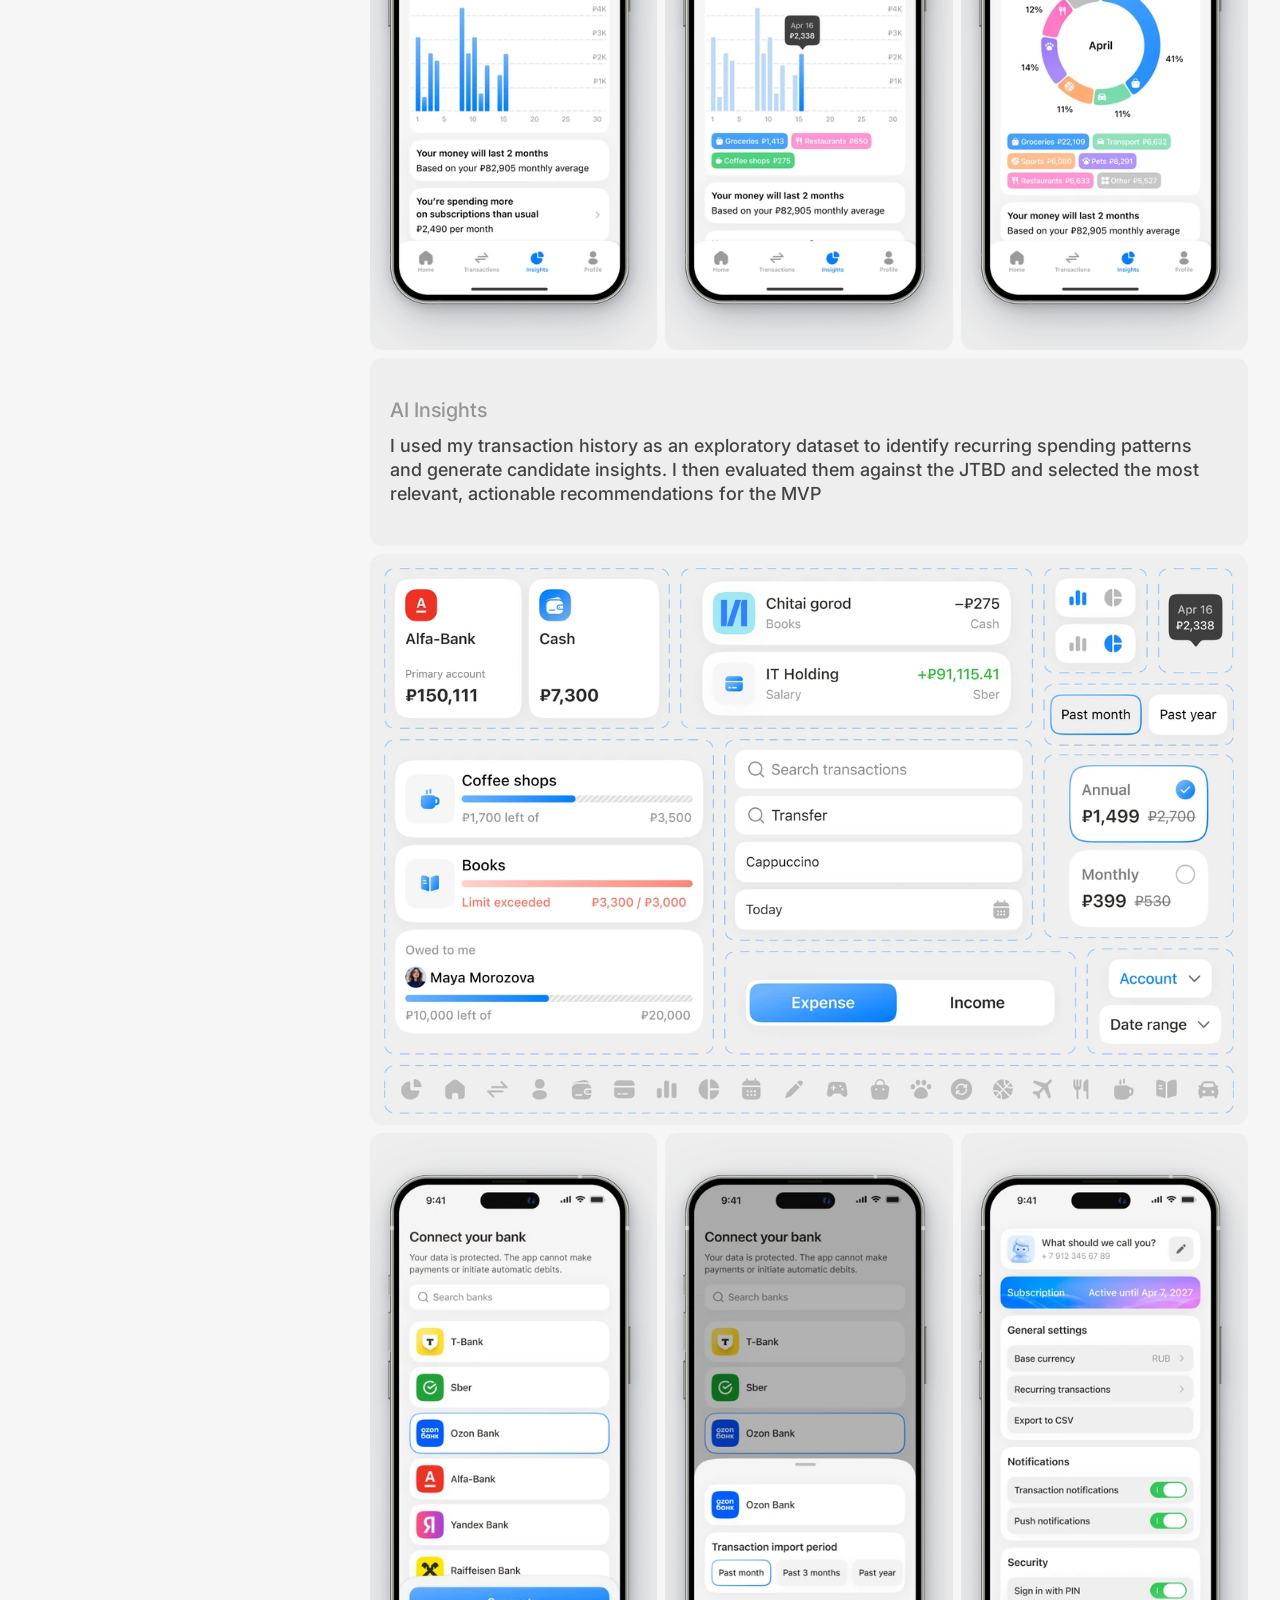
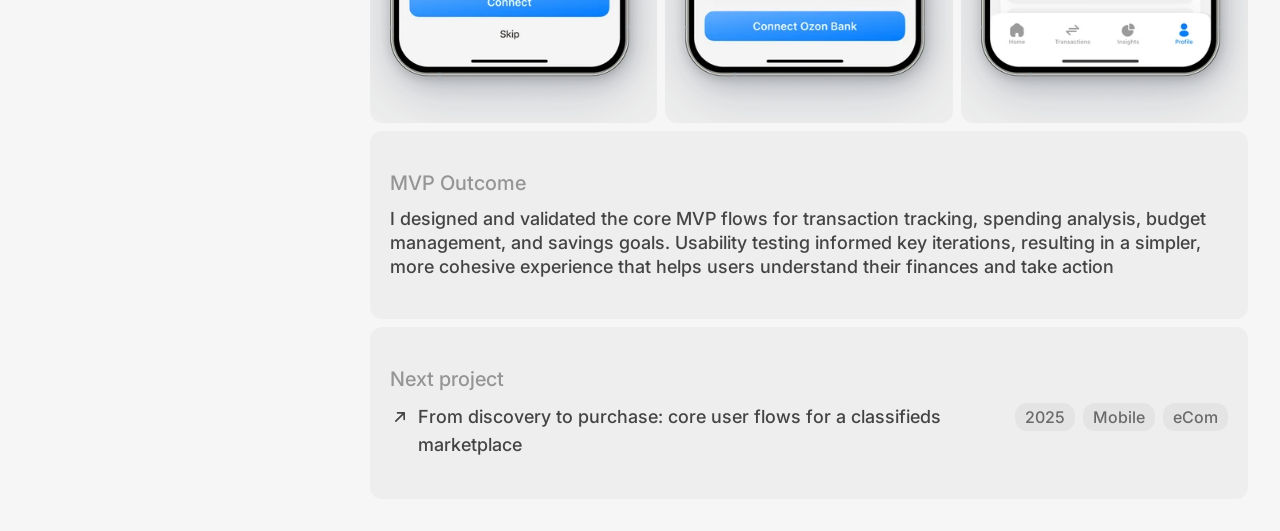
<file: flowly/index.html>
<!doctype html>
<html lang="en">
  <head>
    <meta charset="UTF-8" />
    <meta name="viewport" content="width=device-width, initial-scale=1.0" />
    <meta name="author" content="Tanya Sherstneva" />
    <meta name="copyright" content="© Tanya Sherstneva. Portfolio content, case studies and visuals may not be copied, reproduced or used for AI training without permission." />
    <meta name="robots" content="index, follow, noai, noimageai" />
    <title>Flowly | Tanya Sherstneva</title>
    <meta name="description" content="Designing a personal finance app MVP: transaction tracking, spending analysis, budgets, and savings goals. A product design case study by Tanya Sherstneva." />
    <link rel="icon" type="image/svg+xml" href="../assets/favicon.svg" />
    <link rel="icon" type="image/png" sizes="32x32" href="../assets/favicon-32.png" />
    <link rel="apple-touch-icon" sizes="180x180" href="../assets/favicon-180.png" />
    <link rel="preload" as="image" type="image/webp" href="../assets/responsive/flowly-cover_eng-optimized-76a4004e-1800.webp" imagesrcset="../assets/responsive/flowly-cover_eng-optimized-76a4004e-480.webp 480w, ../assets/responsive/flowly-cover_eng-optimized-76a4004e-800.webp 800w, ../assets/responsive/flowly-cover_eng-optimized-76a4004e-1200.webp 1200w, ../assets/responsive/flowly-cover_eng-optimized-76a4004e-1800.webp 1800w" imagesizes="(max-width: 680px) calc(100vw - 24px), (max-width: 980px) calc(100vw - 64px), (max-width: 1400px) calc(100vw - 402px), 998px" />
    <link rel="stylesheet" href="../flowly.css?v=20260813-6" />
  </head>
  <body>
    <main class="case-shell">
      <aside class="sidebar" aria-label="Designer information">
        <section class="profile card">
          <div class="profile__head">
            <a class="profile__avatar-wrap" href="../index.html" data-clean-href="../" data-home-link aria-label="Back to homepage">
              <img class="profile__avatar profile__avatar--base" src="../assets/optimized/profile-avatar-new.png" width="128" height="160" alt="Tanya Sherstneva" />
              <img class="profile__avatar profile__avatar--hover" src="../assets/optimized/profile-avatar-hover-new.png" width="128" height="160" alt="" aria-hidden="true" />
            </a>
            <div>
              <h1><a class="profile__name-link" href="../index.html" data-clean-href="../" data-home-link aria-label="Back to homepage">Tanya Sherstneva</a></h1>
              <p>Product designer</p>
            </div>
          </div>

          <div class="profile__copy">
            <p class="typewriter-copy" data-typewriter="I explore how people use digital products and turn those insights into better experiences">I explore how people use digital products and turn those insights into better experiences</p>
          </div>

          <div class="chips" aria-label="Skills and experience">
            <span>3 years of experience</span>
            <span>Web</span>
            <span>Mobile</span>
            <span>FinTech</span>
            <span>EdTech</span>
            <span>B2C</span>
            <span>B2B</span>
          </div>
        </section>

        <nav class="card nav-links nav-links--plain" aria-label="Portfolio sections">
          <a href="../index.html#projects">Projects</a>
          <a href="../index.html#concepts">Concepts</a>
        </nav>

        <section class="card nav-links" aria-label="Social links">
          <a href="https://dribbble.com/tanya-sherstneva" target="_blank" rel="noopener noreferrer" aria-label="Dribbble">Dribbble</a>
          <a href="https://www.linkedin.com/in/tanya-sherstneva" target="_blank" rel="noopener noreferrer" aria-label="LinkedIn">LinkedIn</a>
          <a href="https://t.me/tatanny" target="_blank" rel="noopener noreferrer" aria-label="Telegram">Telegram</a>
          <a href="mailto:tanya.shr.design@gmail.com" aria-label="Mail">Mail</a>
        </section>

        <a class="card download" href="https://drive.google.com/file/d/1rvZRLGSlJnNHizzoRb1KVBPNBlRmmnEd/view?usp=share_link" target="_blank" rel="noopener noreferrer" aria-label="Download CV">
          <span>Download CV</span>
          <svg viewBox="0 0 24 24" aria-hidden="true">
            <path d="M12 5v14m0 0 5-5m-5 5-5-5" />
          </svg>
        </a>
      </aside>

      <section class="case-page">
        <section class="case-cover case-cover--static" aria-label="Flowly cover">
          <img src="../assets/responsive/flowly-cover_eng-optimized-76a4004e-1800.webp" width="1800" height="1066" alt="Flowly project cover" fetchpriority="high" srcset="../assets/responsive/flowly-cover_eng-optimized-76a4004e-480.webp 480w, ../assets/responsive/flowly-cover_eng-optimized-76a4004e-800.webp 800w, ../assets/responsive/flowly-cover_eng-optimized-76a4004e-1200.webp 1200w, ../assets/responsive/flowly-cover_eng-optimized-76a4004e-1800.webp 1800w" sizes="(max-width: 680px) calc(100vw - 24px), (max-width: 980px) calc(100vw - 64px), (max-width: 1400px) calc(100vw - 402px), 998px" decoding="async" />
        </section>

        <section class="case-heading card">
          <div>
            <h2>Flowly. MVP for a&nbsp;personal finance app</h2>
          </div>
          <div class="case-tags" aria-label="Project tags">
            <span>2026</span>
            <span>Mobile</span>
            <span>iOS</span>
            <span>FinTech</span>
            <span>B2C</span>
            <span>JTBD</span>
            <span>Hypotheses</span>
            <span>Benchmarking</span>
          </div>
        </section>

        <section class="case-info card">
          <h3>Goal</h3>
          <p>
            Design a mobile personal finance app that combines the ease of modern banking
            with tools for spending analysis, financial planning, and budget management
          </p>
        </section>

        <section class="mockup-grid mockup-grid--two" aria-label="Core Flowly screens">
          <figure class="mockup-card"><img src="../assets/responsive/flowly-screen-home1_eng-17fcba1c-603.webp" width="603" height="1140" loading="lazy" alt="Flowly home screen" srcset="../assets/responsive/flowly-screen-home1_eng-17fcba1c-360.webp 360w, ../assets/responsive/flowly-screen-home1_eng-17fcba1c-600.webp 600w, ../assets/responsive/flowly-screen-home1_eng-17fcba1c-603.webp 603w" sizes="(max-width: 453px) 69vw, 312px" decoding="async" /></figure>
          <figure class="mockup-card"><img src="../assets/responsive/flowly-screen-home2_eng-632af32d-603.webp" width="603" height="1140" loading="lazy" alt="Flowly transactions screen" srcset="../assets/responsive/flowly-screen-home2_eng-632af32d-360.webp 360w, ../assets/responsive/flowly-screen-home2_eng-632af32d-600.webp 600w, ../assets/responsive/flowly-screen-home2_eng-632af32d-603.webp 603w" sizes="(max-width: 453px) 69vw, 312px" decoding="async" /></figure>
        </section>

        <section class="case-note card">
          <h3>Problem</h3>
          <p>
            Users expect personal finance apps to feel as simple and intuitive as modern banking products,
            but many existing solutions make it difficult to understand spending, plan ahead, and stay in control of a budget
          </p>
        </section>

        <section class="mockup-grid mockup-grid--three mockup-grid--case-screens" aria-label="Flowly transaction screens">
          <figure class="mockup-card"><img src="../assets/responsive/flowly-screen3_eng-5f664538-603.webp" width="603" height="1140" loading="lazy" alt="Flowly transaction list" srcset="../assets/responsive/flowly-screen3_eng-5f664538-360.webp 360w, ../assets/responsive/flowly-screen3_eng-5f664538-600.webp 600w, ../assets/responsive/flowly-screen3_eng-5f664538-603.webp 603w" sizes="(max-width: 453px) 69vw, 312px" decoding="async" /></figure>
          <figure class="mockup-card"><img src="../assets/responsive/flowly-screen4_eng-ae1509f1-603.webp" width="603" height="1140" loading="lazy" alt="Flowly transaction details" srcset="../assets/responsive/flowly-screen4_eng-ae1509f1-360.webp 360w, ../assets/responsive/flowly-screen4_eng-ae1509f1-600.webp 600w, ../assets/responsive/flowly-screen4_eng-ae1509f1-603.webp 603w" sizes="(max-width: 453px) 69vw, 312px" decoding="async" /></figure>
          <figure class="mockup-card"><img src="../assets/responsive/flowly-screen5_eng-22dcc6f8-603.webp" width="603" height="1140" loading="lazy" alt="Add a transaction in Flowly" srcset="../assets/responsive/flowly-screen5_eng-22dcc6f8-360.webp 360w, ../assets/responsive/flowly-screen5_eng-22dcc6f8-600.webp 600w, ../assets/responsive/flowly-screen5_eng-22dcc6f8-603.webp 603w" sizes="(max-width: 453px) 69vw, 312px" decoding="async" /></figure>
        </section>

        <section class="jbtd-grid" aria-label="JTBD">
          <article class="card">
            <h3>JTBD 1</h3>
            <p class="jtbd-copy">
              <span>When I am saving for a vacation, a new device, an emergency fund, or another major purchase,</span>
              <span>I want to set a goal and track my progress,</span>
              <span>so I can stay motivated and see that the goal is achievable</span>
            </p>
          </article>
          <article class="card">
            <h3>JTBD 2</h3>
            <p class="jtbd-copy">
              <span>When I have less money left at the end of the month than I expected,</span>
              <span>I want to understand where my money went by spending category,</span>
              <span>so I can identify overspending and adjust my budget</span>
            </p>
          </article>
          <article class="card">
            <h3>JTBD 3</h3>
            <p class="jtbd-copy">
              <span>When I am working to build healthier financial habits,</span>
              <span>I want to see how my spending and saving habits change over time,</span>
              <span>so I can understand what works and make better financial decisions</span>
            </p>
          </article>
        </section>

        <section class="mockup-grid mockup-grid--two" aria-label="Automatic transaction tracking and Flowly onboarding">
          <figure class="mockup-card"><img src="../assets/responsive/flowly-screen6_eng-f813e706-603.webp" width="603" height="1140" loading="lazy" alt="Automatic transaction tracking in Flowly" srcset="../assets/responsive/flowly-screen6_eng-f813e706-360.webp 360w, ../assets/responsive/flowly-screen6_eng-f813e706-600.webp 600w, ../assets/responsive/flowly-screen6_eng-f813e706-603.webp 603w" sizes="(max-width: 453px) 69vw, 312px" decoding="async" /></figure>
          <figure class="mockup-card"><img src="../assets/responsive/flowly-screen7_eng-b275ecb1-603.webp" width="603" height="1140" loading="lazy" alt="Flowly onboarding" srcset="../assets/responsive/flowly-screen7_eng-b275ecb1-360.webp 360w, ../assets/responsive/flowly-screen7_eng-b275ecb1-600.webp 600w, ../assets/responsive/flowly-screen7_eng-b275ecb1-603.webp 603w" sizes="(max-width: 453px) 69vw, 312px" decoding="async" /></figure>
        </section>

        <section class="case-note card competitor-analysis-card">
          <h3>Benchmarking</h3>
          <p>
            I benchmarked personal finance and banking apps, comparing their core features, information architecture,
            and key transaction flows. I focused on automatic bank syncing and manual expense entry to identify
            opportunities for a simpler, more intuitive experience
          </p>

          <div class="competitor-logos" aria-label="Services analyzed">
            <span class="competitor-logo" aria-label="CoinKeeper" tabindex="0"><img src="../assets/flowly/competitors/coinkeeper.png" width="120" height="120" loading="lazy" alt="CoinKeeper" /></span>
            <span class="competitor-logo" aria-label="Zenmoney" tabindex="0"><img src="../assets/flowly/competitors/zen-money.png" width="120" height="120" loading="lazy" alt="Zenmoney" /></span>
            <span class="competitor-logo" aria-label="Finance" tabindex="0"><img src="../assets/flowly/competitors/finance.png" width="120" height="120" loading="lazy" alt="Finance" /></span>
            <span class="competitor-logo" aria-label="Money Flow" tabindex="0"><img src="../assets/flowly/competitors/money-flow.png" width="120" height="120" loading="lazy" alt="Money Flow" /></span>
            <span class="competitor-logo" aria-label="Raiffeisen Bank" tabindex="0"><img src="../assets/flowly/competitors/raiffeisen.png" width="120" height="120" loading="lazy" alt="Raiffeisen Bank" /></span>
            <span class="competitor-logo" aria-label="Alfa Bank" tabindex="0"><img src="../assets/flowly/competitors/alfa-bank.png" width="120" height="120" loading="lazy" alt="Alfa Bank" /></span>
            <span class="competitor-logo" aria-label="Ozon Bank" tabindex="0"><img src="../assets/flowly/competitors/ozon-bank.png" width="120" height="120" loading="lazy" alt="Ozon Bank" /></span>
            <span class="competitor-logo" aria-label="T-Bank" tabindex="0"><img src="../assets/flowly/competitors/t-bank.png" width="120" height="120" loading="lazy" alt="T-Bank" /></span>
            <span class="competitor-logo" aria-label="Yandex Pay" tabindex="0"><img src="../assets/flowly/competitors/yandex-pay.png" width="120" height="120" loading="lazy" alt="Yandex Pay" /></span>
            <span class="competitor-logo" aria-label="Sber" tabindex="0"><img src="../assets/flowly/competitors/sber.png" width="120" height="120" loading="lazy" alt="Sber" /></span>
            <span class="competitor-logo" aria-label="MTBank Moby" tabindex="0"><img src="../assets/flowly/competitors/mtbank-moby.png" width="120" height="120" loading="lazy" alt="MTBank Moby" /></span>
          </div>
        </section>

        <figure class="image-card image-card--wide image-card--pan" aria-label="Benchmarking map">
          <img src="../assets/responsive/flowly-benchmarking-en-20260927-5cad2eac-2988.webp" width="2988" height="1770" loading="lazy" alt="Flowly benchmarking map" srcset="../assets/responsive/flowly-benchmarking-en-20260927-5cad2eac-480.webp 480w, ../assets/responsive/flowly-benchmarking-en-20260927-5cad2eac-800.webp 800w, ../assets/responsive/flowly-benchmarking-en-20260927-5cad2eac-1200.webp 1200w, ../assets/responsive/flowly-benchmarking-en-20260927-5cad2eac-1800.webp 1800w, ../assets/responsive/flowly-benchmarking-en-20260927-5cad2eac-2988.webp 2988w" sizes="(max-width: 680px) 1120px, (max-width: 980px) calc(100vw - 64px), (max-width: 1400px) calc(100vw - 402px), 998px" decoding="async" />
        </figure>

        <section class="hypothesis-grid" aria-label="Hypotheses">
          <article class="card">
            <h3>Hypothesis 1</h3>
            <p class="hypothesis-copy">
              <span>If users receive personalized daily insights based on their financial activity, then they will return to the app more often to track changes and act on recommendations</span>
            </p>
          </article>
          <article class="card"><h3>Hypothesis 2</h3><p>If income and expense visualizations are simple and easy to interpret, then users will understand their cash flow faster and make more informed budget decisions</p></article>
          <article class="card"><h3>Hypothesis 3</h3><p>If users can set savings goals and track their progress, then they will be more likely to save regularly and stay motivated</p></article>
          <article class="card">
            <h3>Hypothesis 4</h3>
            <p class="hypothesis-copy">
              <span>If users can see their accounts, income, expenses, and budgets in one place, then they will spend less time tracking money manually and feel more in control of their finances</span>
            </p>
          </article>
        </section>

        <section class="mockup-grid mockup-grid--three" aria-label="Flowly analytics charts">
          <figure class="mockup-card"><img src="../assets/responsive/flowly-screen8_eng-3b17c8fb-603.webp" width="603" height="1140" loading="lazy" alt="Flowly income chart" srcset="../assets/responsive/flowly-screen8_eng-3b17c8fb-360.webp 360w, ../assets/responsive/flowly-screen8_eng-3b17c8fb-600.webp 600w, ../assets/responsive/flowly-screen8_eng-3b17c8fb-603.webp 603w" sizes="(max-width: 453px) 69vw, 312px" decoding="async" /></figure>
          <figure class="mockup-card"><img src="../assets/responsive/flowly-screen9_eng-3fe5f299-603.webp" width="603" height="1140" loading="lazy" alt="Flowly balance chart" srcset="../assets/responsive/flowly-screen9_eng-3fe5f299-360.webp 360w, ../assets/responsive/flowly-screen9_eng-3fe5f299-600.webp 600w, ../assets/responsive/flowly-screen9_eng-3fe5f299-603.webp 603w" sizes="(max-width: 453px) 69vw, 312px" decoding="async" /></figure>
          <figure class="mockup-card"><img src="../assets/responsive/flowly-screen10_eng-f5c6877d-603.webp" width="603" height="1140" loading="lazy" alt="Flowly category breakdown chart" srcset="../assets/responsive/flowly-screen10_eng-f5c6877d-360.webp 360w, ../assets/responsive/flowly-screen10_eng-f5c6877d-600.webp 600w, ../assets/responsive/flowly-screen10_eng-f5c6877d-603.webp 603w" sizes="(max-width: 453px) 69vw, 312px" decoding="async" /></figure>
        </section>

        <section class="case-note card">
          <h3>AI Insights</h3>
          <p>
            I used my transaction history as an exploratory dataset to identify recurring spending patterns
            and generate candidate insights. I then evaluated them against the JTBD and selected the most
            relevant, actionable recommendations for the MVP
          </p>
        </section>

        <figure class="image-card image-card--wide image-card--ui-kit" aria-label="UI kit Flowly">
          <img src="../assets/responsive/flowly-ui-kit-en-20260927-f48bc376-2988.webp" width="2988" height="1941" loading="lazy" alt="Flowly UI kit" srcset="../assets/responsive/flowly-ui-kit-en-20260927-f48bc376-480.webp 480w, ../assets/responsive/flowly-ui-kit-en-20260927-f48bc376-800.webp 800w, ../assets/responsive/flowly-ui-kit-en-20260927-f48bc376-1200.webp 1200w, ../assets/responsive/flowly-ui-kit-en-20260927-f48bc376-1800.webp 1800w, ../assets/responsive/flowly-ui-kit-en-20260927-f48bc376-2988.webp 2988w" sizes="(max-width: 680px) calc(100vw - 24px), (max-width: 980px) calc(100vw - 64px), (max-width: 1400px) calc(100vw - 402px), 998px" decoding="async" />
        </figure>

        <section class="mockup-grid mockup-grid--three" aria-label="Connecting a bank in Flowly">
          <figure class="mockup-card"><img src="../assets/responsive/flowly-screen11_eng-2d42a376-603.webp" width="603" height="1140" loading="lazy" alt="Connect a bank in Flowly" srcset="../assets/responsive/flowly-screen11_eng-2d42a376-360.webp 360w, ../assets/responsive/flowly-screen11_eng-2d42a376-600.webp 600w, ../assets/responsive/flowly-screen11_eng-2d42a376-603.webp 603w" sizes="(max-width: 453px) 69vw, 312px" decoding="async" /></figure>
          <figure class="mockup-card"><img src="../assets/responsive/flowly-screen12_eng-e7fae9a7-603.webp" width="603" height="1140" loading="lazy" alt="Select a bank in Flowly" srcset="../assets/responsive/flowly-screen12_eng-e7fae9a7-360.webp 360w, ../assets/responsive/flowly-screen12_eng-e7fae9a7-600.webp 600w, ../assets/responsive/flowly-screen12_eng-e7fae9a7-603.webp 603w" sizes="(max-width: 453px) 69vw, 312px" decoding="async" /></figure>
          <figure class="mockup-card"><img src="../assets/responsive/flowly-screen13_eng-b3ddc634-603.webp" width="603" height="1140" loading="lazy" alt="Flowly settings" srcset="../assets/responsive/flowly-screen13_eng-b3ddc634-360.webp 360w, ../assets/responsive/flowly-screen13_eng-b3ddc634-600.webp 600w, ../assets/responsive/flowly-screen13_eng-b3ddc634-603.webp 603w" sizes="(max-width: 453px) 69vw, 312px" decoding="async" /></figure>
        </section>

        <section class="case-note card">
          <h3>MVP Outcome</h3>
          <p>
            I designed and validated the core MVP flows for transaction tracking, spending analysis, budget
            management, and savings goals. Usability testing informed key iterations, resulting in a simpler,
            more cohesive experience that helps users understand their finances and take action
          </p>
        </section>

        <a class="next-project card" href="../atlas/index.html">
          <span class="next-project__eyebrow">Next project</span>
          <strong class="next-project__title">
            <svg viewBox="0 0 24 24" width="20" height="20" fill="none" stroke="currentColor" stroke-width="2" stroke-linecap="round" stroke-linejoin="round" aria-hidden="true"><path d="M7 17 17 7M9 7h8v8" /></svg>
            <span>From discovery to&nbsp;purchase: core user flows for a&nbsp;classifieds marketplace</span>
            <span hidden></span>
          </strong>
          <div class="case-tags next-project__tags" aria-label="Next project tags">
            <small>2025</small>
            <small>Mobile</small>
            <small>eCom</small>
          </div>
        </a>
      </section>
    </main>
    <script src="../home-link.js?v=20260813-6" defer></script>
  </body>
</html>
</file>
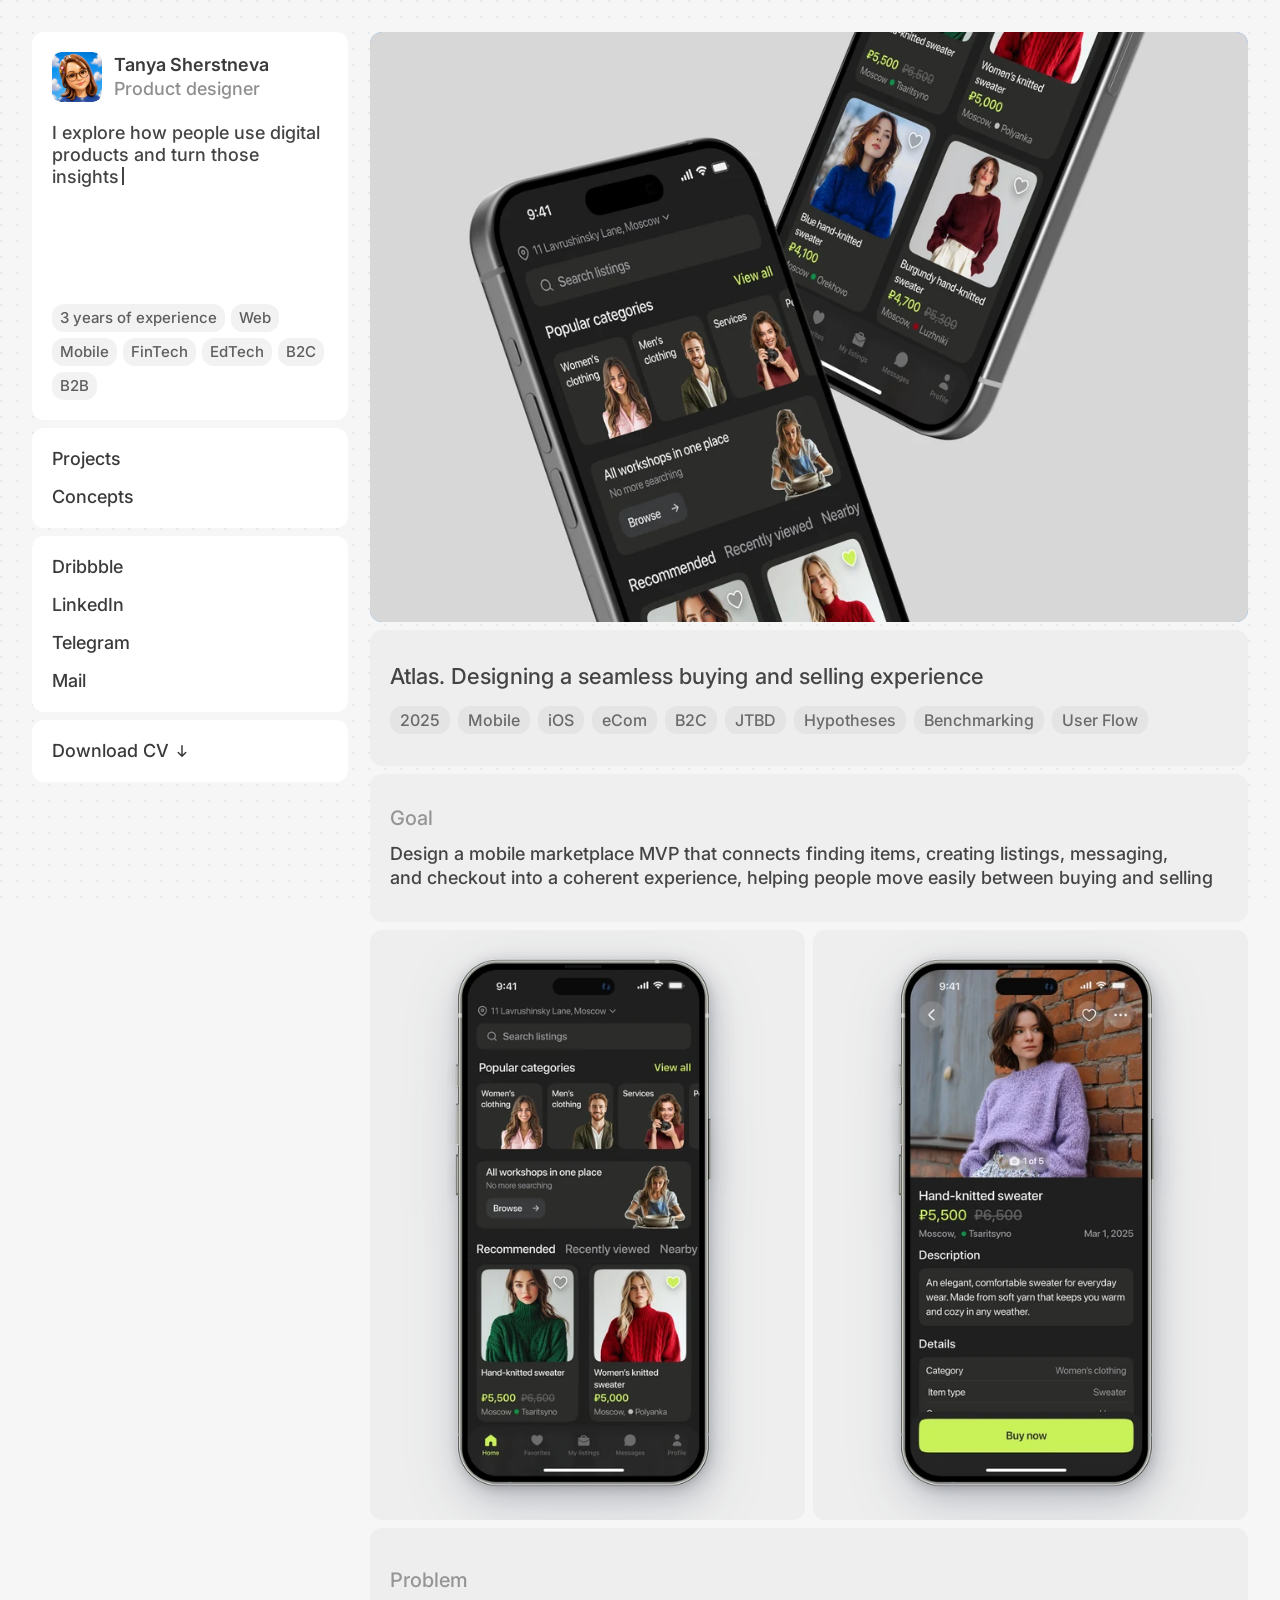
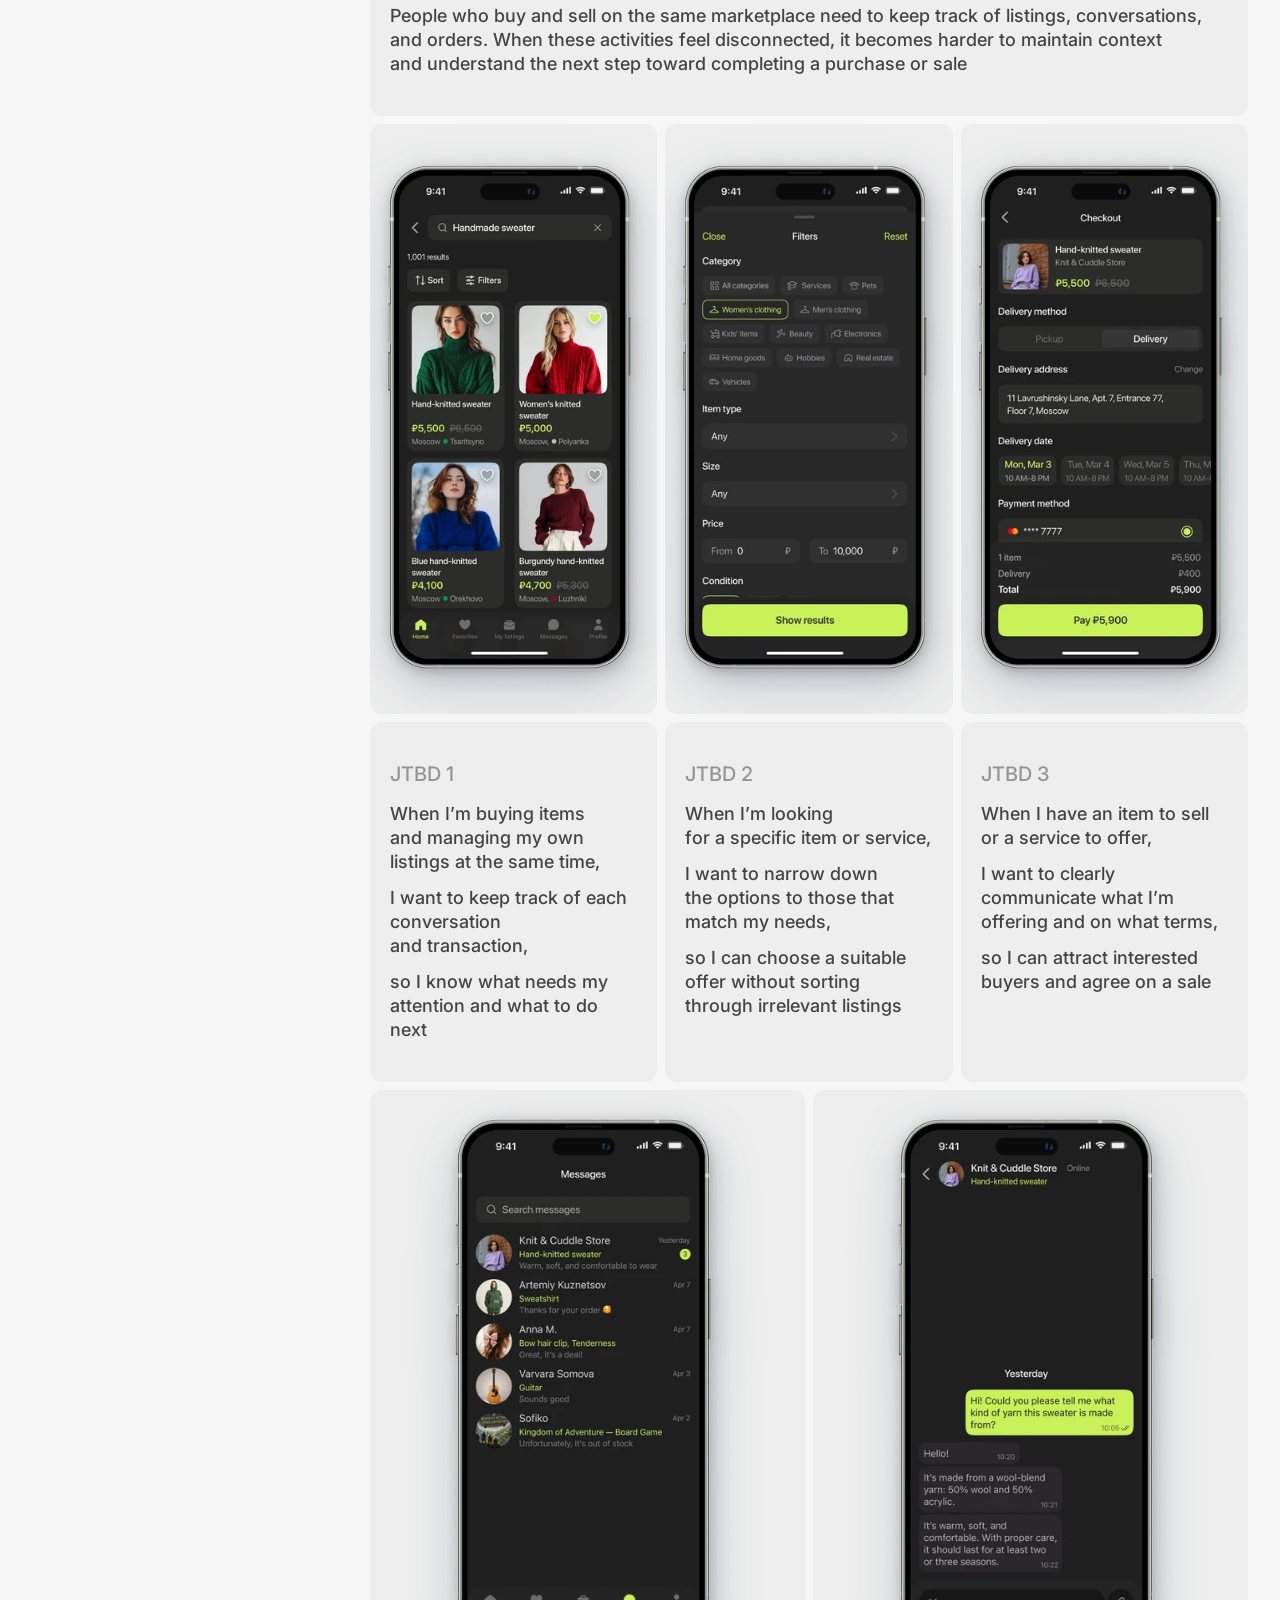
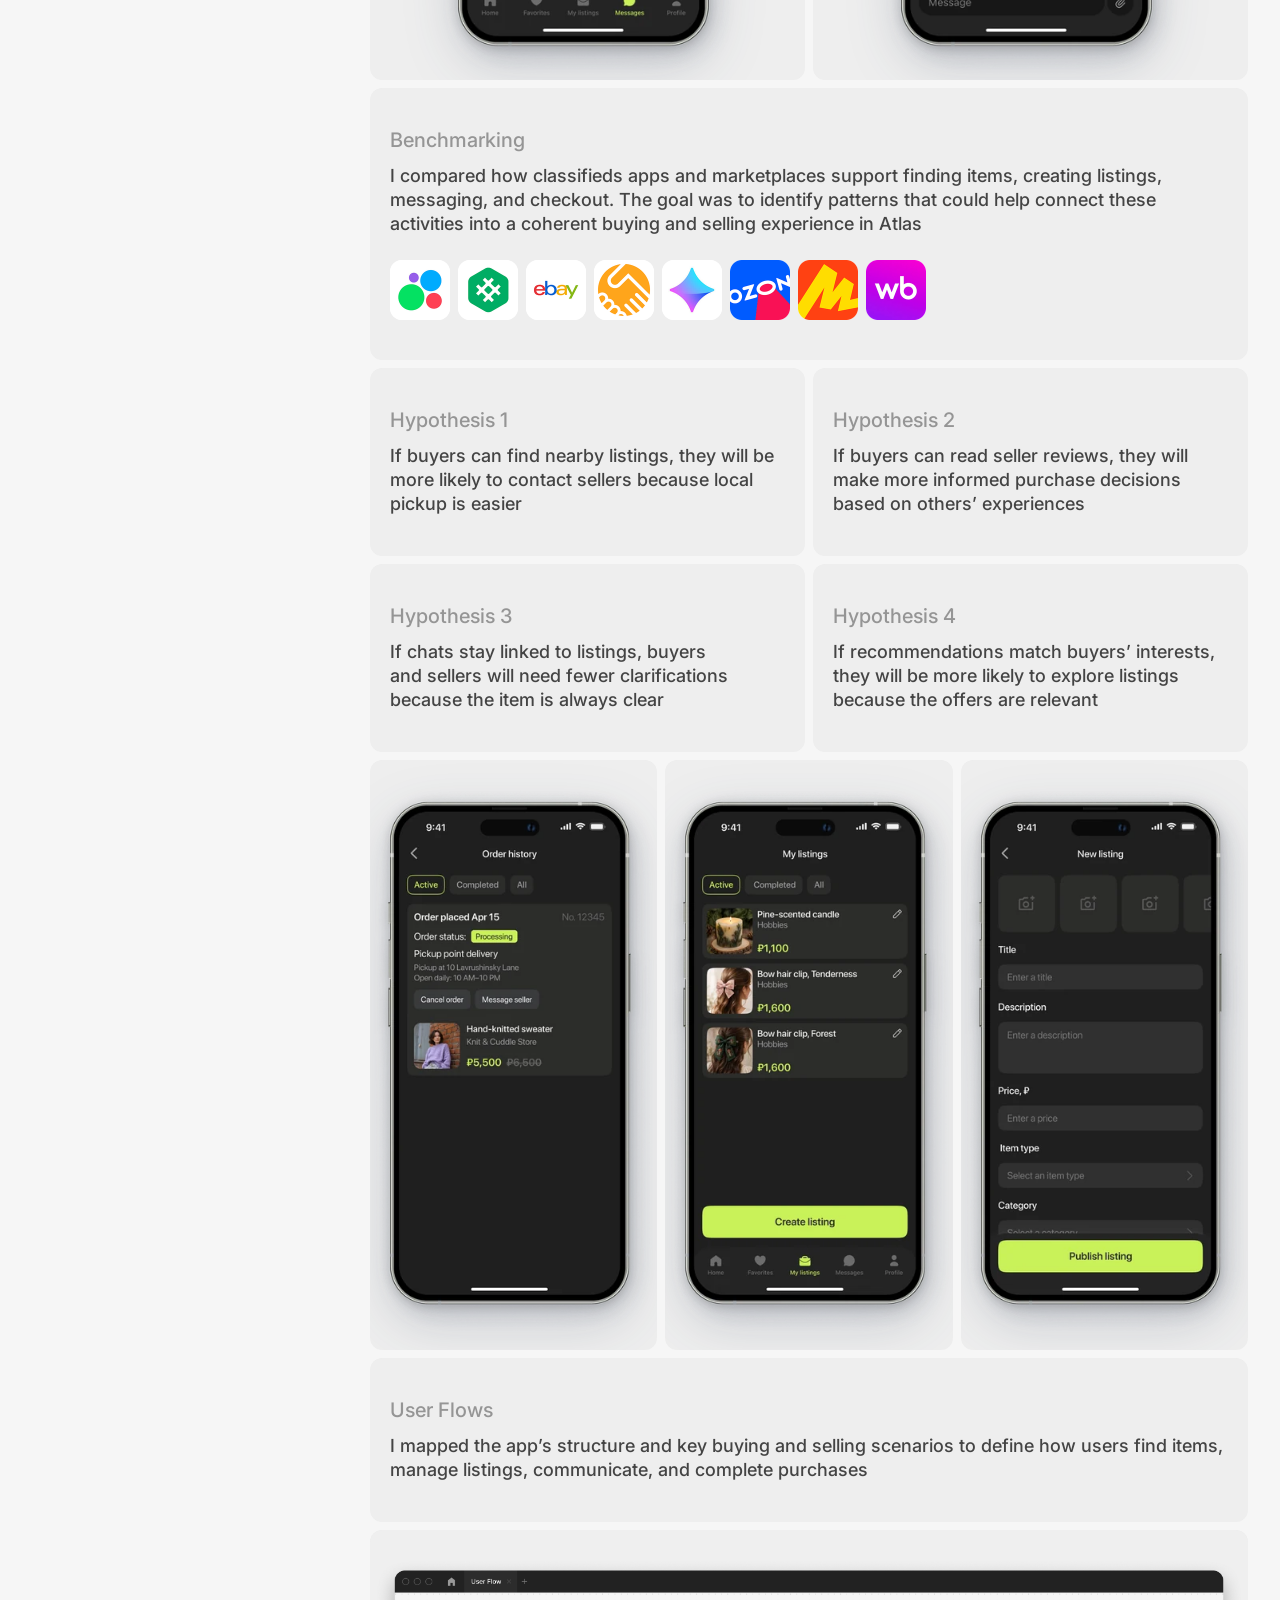
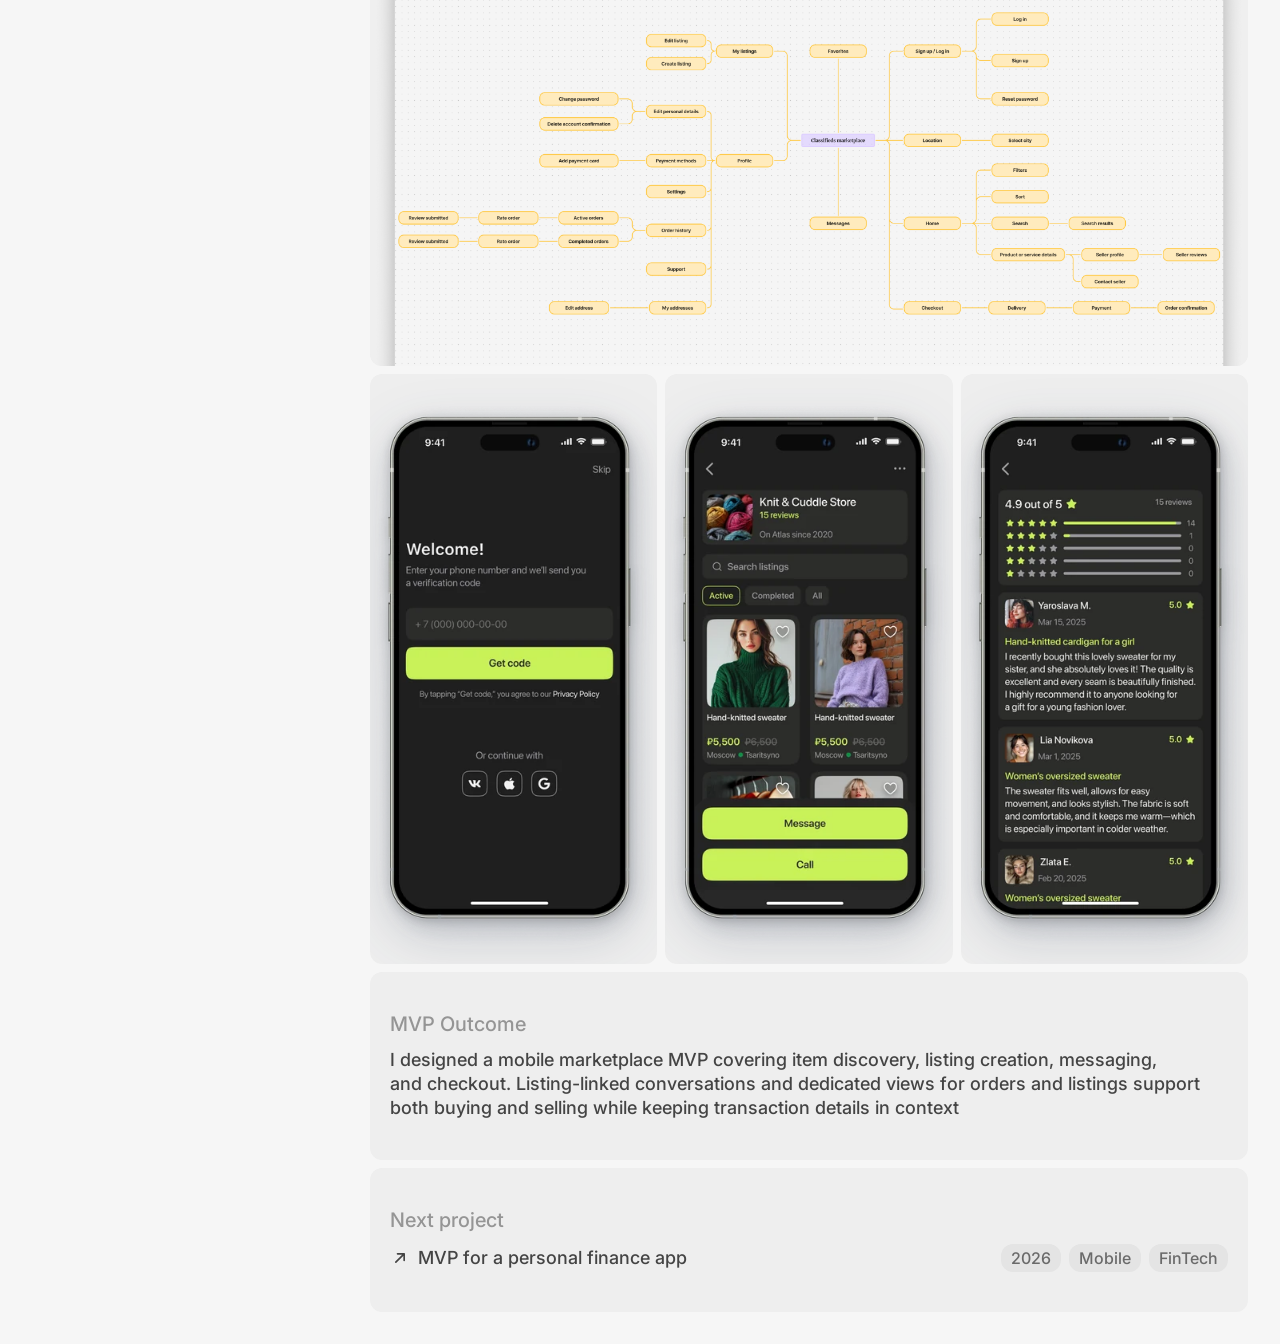
<file: atlas.html>
<!doctype html>
<html lang="en">
  <head>
    <meta charset="UTF-8" />
    <meta name="viewport" content="width=device-width, initial-scale=1.0" />
    <meta name="author" content="Tanya Sherstneva" />
    <meta name="copyright" content="© Tanya Sherstneva. Portfolio content, case studies and visuals may not be copied, reproduced or used for AI training without permission." />
    <meta name="robots" content="index, follow, noai, noimageai" />
    <title>Atlas | Tanya Sherstneva</title>
    <meta name="description" content="Designing a mobile classifieds marketplace MVP, from item discovery and seller messaging to checkout. A product design case study by Tanya Sherstneva." />
    <link rel="icon" type="image/svg+xml" href="assets/favicon.svg" />
    <link rel="icon" type="image/png" sizes="32x32" href="assets/favicon-32.png" />
    <link rel="apple-touch-icon" sizes="180x180" href="assets/favicon-180.png" />
    <link rel="preload" as="image" type="image/webp" href="assets/responsive/atlas-cover-e73dc28e-2000.webp" imagesrcset="assets/responsive/atlas-cover-e73dc28e-480.webp 480w, assets/responsive/atlas-cover-e73dc28e-800.webp 800w, assets/responsive/atlas-cover-e73dc28e-1200.webp 1200w, assets/responsive/atlas-cover-e73dc28e-1800.webp 1800w, assets/responsive/atlas-cover-e73dc28e-2000.webp 2000w" imagesizes="(max-width: 680px) calc(100vw - 24px), (max-width: 980px) calc(100vw - 64px), (max-width: 1400px) calc(100vw - 402px), 998px" />
    <link rel="stylesheet" href="atlas.css?v=20260921-jtbd" />
  </head>
  <body>
    <main class="case-shell">
      <aside class="sidebar" aria-label="Designer information">
        <section class="profile card">
          <div class="profile__head">
            <a class="profile__avatar-wrap" href="index.html" data-clean-href="./" data-home-link aria-label="Back to homepage">
              <img class="profile__avatar profile__avatar--base" src="assets/optimized/profile-avatar-new.png" width="128" height="160" alt="Tanya Sherstneva" />
              <img class="profile__avatar profile__avatar--hover" src="assets/optimized/profile-avatar-hover-new.png" width="128" height="160" alt="" aria-hidden="true" />
            </a>
            <div>
              <h1><a class="profile__name-link" href="index.html" data-clean-href="./" data-home-link aria-label="Back to homepage">Tanya Sherstneva</a></h1>
              <p>Product designer</p>
            </div>
          </div>

          <div class="profile__copy">
            <p class="typewriter-copy" data-typewriter="I explore how people use digital products and turn those insights into better experiences">I explore how people use digital products and turn those insights into better experiences</p>
          </div>

          <div class="chips" aria-label="Skills and experience">
            <span>3 years of experience</span>
            <span>Web</span>
            <span>Mobile</span>
            <span>FinTech</span>
            <span>EdTech</span>
            <span>B2C</span>
            <span>B2B</span>
          </div>
        </section>

        <nav class="card nav-links nav-links--plain" aria-label="Portfolio sections">
          <a href="./#projects">Projects</a>
          <a href="./#concepts">Concepts</a>
        </nav>

        <section class="card nav-links" aria-label="Social links">
          <a href="https://dribbble.com/tanya-sherstneva" target="_blank" rel="noopener noreferrer" aria-label="Dribbble">Dribbble</a>
          <a href="https://www.linkedin.com/in/tanya-sherstneva" target="_blank" rel="noopener noreferrer" aria-label="LinkedIn">LinkedIn</a>
          <a href="https://t.me/tatanny" target="_blank" rel="noopener noreferrer" aria-label="Telegram">Telegram</a>
          <a href="mailto:tanya.shr.design@gmail.com" aria-label="Mail">Mail</a>
        </section>

        <a class="card download" href="https://drive.google.com/file/d/1rvZRLGSlJnNHizzoRb1KVBPNBlRmmnEd/view?usp=share_link" target="_blank" rel="noopener noreferrer" aria-label="Download CV">
          <span>Download CV</span>
          <svg viewBox="0 0 24 24" aria-hidden="true">
            <path d="M12 5v14m0 0 5-5m-5 5-5-5" />
          </svg>
        </a>
      </aside>

      <section class="case-page">
        <section class="case-cover case-cover--static" aria-label="Atlas cover">
          <img src="assets/responsive/atlas-cover-e73dc28e-2000.webp" width="2988" height="1770" alt="Atlas project cover" fetchpriority="high" srcset="assets/responsive/atlas-cover-e73dc28e-480.webp 480w, assets/responsive/atlas-cover-e73dc28e-800.webp 800w, assets/responsive/atlas-cover-e73dc28e-1200.webp 1200w, assets/responsive/atlas-cover-e73dc28e-1800.webp 1800w, assets/responsive/atlas-cover-e73dc28e-2000.webp 2000w" sizes="(max-width: 680px) calc(100vw - 24px), (max-width: 980px) calc(100vw - 64px), (max-width: 1400px) calc(100vw - 402px), 998px" decoding="async" />
        </section>

        <section class="case-heading card">
          <div>
            <h2>Atlas. Designing a seamless buying and selling experience</h2>
          </div>
          <div class="case-tags" aria-label="Project tags">
            <span>2025</span>
            <span>Mobile</span>
            <span>iOS</span>
            <span>eCom</span>
            <span>B2C</span>
            <span>JTBD</span>
            <span>Hypotheses</span>
            <span>Benchmarking</span>
            <span>User Flow</span>
          </div>
        </section>

        <section class="case-info card">
          <h3>Goal</h3>
          <p>
            Design a mobile marketplace MVP that connects finding items, creating listings, messaging, and checkout into a coherent experience, helping people move easily between buying and selling
          </p>
        </section>

        <section class="mockup-grid mockup-grid--two" aria-label="Atlas main screens">
          <figure class="mockup-card"><img src="assets/responsive/atlas-screen-01-optimized-72c0d7c5-921.webp" width="921" height="1741" loading="lazy" alt="Atlas home screen" srcset="assets/responsive/atlas-screen-01-optimized-72c0d7c5-360.webp 360w, assets/responsive/atlas-screen-01-optimized-72c0d7c5-600.webp 600w, assets/responsive/atlas-screen-01-optimized-72c0d7c5-900.webp 900w, assets/responsive/atlas-screen-01-optimized-72c0d7c5-921.webp 921w" sizes="(max-width: 453px) 69vw, 312px" decoding="async" /></figure>
          <figure class="mockup-card"><img src="assets/responsive/atlas-screen-02-optimized-e7b42336-921.webp" width="921" height="1741" loading="lazy" alt="Atlas listing details screen" srcset="assets/responsive/atlas-screen-02-optimized-e7b42336-360.webp 360w, assets/responsive/atlas-screen-02-optimized-e7b42336-600.webp 600w, assets/responsive/atlas-screen-02-optimized-e7b42336-900.webp 900w, assets/responsive/atlas-screen-02-optimized-e7b42336-921.webp 921w" sizes="(max-width: 453px) 69vw, 312px" decoding="async" /></figure>
        </section>

        <section class="case-note card">
          <h3>Problem</h3>
          <p>
            People who buy and sell on the same marketplace need to keep track of listings, conversations, and orders. When these activities feel disconnected, it becomes harder to maintain context and understand the next step toward completing a purchase or sale
          </p>
        </section>

        <section class="mockup-grid mockup-grid--three mockup-grid--case-screens" aria-label="Atlas user flow screens">
          <figure class="mockup-card"><img src="assets/responsive/atlas-screen-03-optimized-08265088-921.webp" width="921" height="1741" loading="lazy" alt="Atlas search results screen" srcset="assets/responsive/atlas-screen-03-optimized-08265088-360.webp 360w, assets/responsive/atlas-screen-03-optimized-08265088-600.webp 600w, assets/responsive/atlas-screen-03-optimized-08265088-900.webp 900w, assets/responsive/atlas-screen-03-optimized-08265088-921.webp 921w" sizes="(max-width: 453px) 69vw, 312px" decoding="async" /></figure>
          <figure class="mockup-card"><img src="assets/responsive/atlas-screen-04-optimized-0f3dd3fc-921.webp" width="921" height="1741" loading="lazy" alt="Atlas filters screen" srcset="assets/responsive/atlas-screen-04-optimized-0f3dd3fc-360.webp 360w, assets/responsive/atlas-screen-04-optimized-0f3dd3fc-600.webp 600w, assets/responsive/atlas-screen-04-optimized-0f3dd3fc-900.webp 900w, assets/responsive/atlas-screen-04-optimized-0f3dd3fc-921.webp 921w" sizes="(max-width: 453px) 69vw, 312px" decoding="async" /></figure>
          <figure class="mockup-card"><img src="assets/responsive/atlas-screen-05-en-20260927-882a4856-921.webp" width="921" height="1741" loading="lazy" alt="Atlas checkout screen" srcset="assets/responsive/atlas-screen-05-en-20260927-882a4856-360.webp 360w, assets/responsive/atlas-screen-05-en-20260927-882a4856-600.webp 600w, assets/responsive/atlas-screen-05-en-20260927-882a4856-900.webp 900w, assets/responsive/atlas-screen-05-en-20260927-882a4856-921.webp 921w" sizes="(max-width: 453px) 69vw, 312px" decoding="async" /></figure>
        </section>

        <section class="jbtd-grid" aria-label="Jobs to be done">
          <article class="card">
            <h3>JTBD 1</h3>
            <p class="jtbd-copy">
              <span>When I’m buying items and managing my own listings at the same time,</span>
              <span>I want to keep track of each conversation and transaction,</span>
              <span>so I know what needs my attention and what to do next</span>
            </p>
          </article>
          <article class="card">
            <h3>JTBD 2</h3>
            <p class="jtbd-copy">
              <span>When I’m looking for a specific item or service,</span>
              <span>I want to narrow down the options to those that match my needs,</span>
              <span>so I can choose a suitable offer without sorting through irrelevant listings</span>
            </p>
          </article>
          <article class="card">
            <h3>JTBD 3</h3>
            <p class="jtbd-copy">
              <span>When I have an item to sell or a service to offer,</span>
              <span>I want to clearly communicate what I’m offering and on what terms,</span>
              <span>so I can attract interested buyers and agree on a sale</span>
            </p>
          </article>
        </section>

        <section class="mockup-grid mockup-grid--two" aria-label="More Atlas screens">
          <figure class="mockup-card"><img src="assets/responsive/atlas-screen-06-optimized-51ff0e76-921.webp" width="921" height="1741" loading="lazy" alt="Atlas messages screen" srcset="assets/responsive/atlas-screen-06-optimized-51ff0e76-360.webp 360w, assets/responsive/atlas-screen-06-optimized-51ff0e76-600.webp 600w, assets/responsive/atlas-screen-06-optimized-51ff0e76-900.webp 900w, assets/responsive/atlas-screen-06-optimized-51ff0e76-921.webp 921w" sizes="(max-width: 453px) 69vw, 312px" decoding="async" /></figure>
          <figure class="mockup-card"><img src="assets/responsive/atlas-screen-07-optimized-b19a743a-921.webp" width="921" height="1741" loading="lazy" alt="Atlas chat screen" srcset="assets/responsive/atlas-screen-07-optimized-b19a743a-360.webp 360w, assets/responsive/atlas-screen-07-optimized-b19a743a-600.webp 600w, assets/responsive/atlas-screen-07-optimized-b19a743a-900.webp 900w, assets/responsive/atlas-screen-07-optimized-b19a743a-921.webp 921w" sizes="(max-width: 453px) 69vw, 312px" decoding="async" /></figure>
        </section>

        <section class="case-note card competitor-analysis-card">
          <h3>Benchmarking</h3>
          <p>
            I compared how classifieds apps and marketplaces support finding items, creating listings, messaging, and checkout. The goal was to identify patterns that could help connect these activities into a coherent buying and selling experience in Atlas
          </p>

          <div class="competitor-logos" aria-label="Services reviewed">
            <span class="competitor-logo" aria-label="Avito" tabindex="0"><img src="assets/Atlas/competitors/avito.png" width="120" height="120" loading="lazy" alt="Avito" /></span>
            <span class="competitor-logo" aria-label="Kufar" tabindex="0"><img src="assets/Atlas/competitors/kufar.png" width="120" height="120" loading="lazy" alt="Kufar" /></span>
            <span class="competitor-logo" aria-label="eBay" tabindex="0"><img src="assets/Atlas/competitors/ebay.png" width="120" height="120" loading="lazy" alt="eBay" /></span>
            <span class="competitor-logo" aria-label="KupiProdai" tabindex="0"><img src="assets/Atlas/competitors/kupiprodai.png" width="120" height="120" loading="lazy" alt="KupiProdai" /></span>
            <span class="competitor-logo" aria-label="Youla" tabindex="0"><img src="assets/Atlas/competitors/youla.png" width="120" height="120" loading="lazy" alt="Youla" /></span>
            <span class="competitor-logo" aria-label="Ozon" tabindex="0"><img src="assets/Atlas/competitors/ozon.png" width="120" height="120" loading="lazy" alt="Ozon" /></span>
            <span class="competitor-logo" aria-label="Yandex Market" tabindex="0"><img src="assets/Atlas/competitors/yandex-market.png" width="120" height="120" loading="lazy" alt="Yandex Market" /></span>
            <span class="competitor-logo" aria-label="Wildberries" tabindex="0"><img src="assets/Atlas/competitors/wildberries.png" width="120" height="120" loading="lazy" alt="Wildberries" /></span>
          </div>
        </section>

        <section class="hypothesis-grid" aria-label="Hypotheses">
          <article class="card">
            <h3>Hypothesis 1</h3>
            <p class="hypothesis-copy">
              <span>If buyers can find nearby listings, they will be more likely to contact sellers because local pickup is easier</span>
            </p>
          </article>
          <article class="card"><h3>Hypothesis 2</h3><p>If buyers can read seller reviews, they will make more informed purchase decisions based on others’ experiences</p></article>
          <article class="card"><h3>Hypothesis 3</h3><p>If chats stay linked to listings, buyers and sellers will need fewer clarifications because the item is always clear</p></article>
          <article class="card">
            <h3>Hypothesis 4</h3>
            <p class="hypothesis-copy">
              <span>If recommendations match buyers’ interests, they will be more likely to explore listings because the offers are relevant</span>
            </p>
          </article>
        </section>

        <section class="mockup-grid mockup-grid--three" aria-label="Atlas screens">
          <figure class="mockup-card"><img src="assets/responsive/atlas-screen-08-optimized-70501655-921.webp" width="921" height="1741" loading="lazy" alt="Atlas order history screen" srcset="assets/responsive/atlas-screen-08-optimized-70501655-360.webp 360w, assets/responsive/atlas-screen-08-optimized-70501655-600.webp 600w, assets/responsive/atlas-screen-08-optimized-70501655-900.webp 900w, assets/responsive/atlas-screen-08-optimized-70501655-921.webp 921w" sizes="(max-width: 453px) 69vw, 312px" decoding="async" /></figure>
          <figure class="mockup-card"><img src="assets/responsive/atlas-screen-09-optimized-dc8a7b4c-921.webp" width="921" height="1741" loading="lazy" alt="Atlas my listings screen" srcset="assets/responsive/atlas-screen-09-optimized-dc8a7b4c-360.webp 360w, assets/responsive/atlas-screen-09-optimized-dc8a7b4c-600.webp 600w, assets/responsive/atlas-screen-09-optimized-dc8a7b4c-900.webp 900w, assets/responsive/atlas-screen-09-optimized-dc8a7b4c-921.webp 921w" sizes="(max-width: 453px) 69vw, 312px" decoding="async" /></figure>
          <figure class="mockup-card"><img src="assets/responsive/atlas-screen-10-optimized-568654d4-921.webp" width="921" height="1741" loading="lazy" alt="Atlas new listing screen" srcset="assets/responsive/atlas-screen-10-optimized-568654d4-360.webp 360w, assets/responsive/atlas-screen-10-optimized-568654d4-600.webp 600w, assets/responsive/atlas-screen-10-optimized-568654d4-900.webp 900w, assets/responsive/atlas-screen-10-optimized-568654d4-921.webp 921w" sizes="(max-width: 453px) 69vw, 312px" decoding="async" /></figure>
        </section>

        <section class="case-note card">
          <h3>User Flows</h3>
          <p>
            I mapped the app’s structure and key buying and selling scenarios to define how users find items, manage listings, communicate, and complete purchases
          </p>
        </section>

        <figure class="image-card image-card--wide image-card--ui-kit image-card--pan" aria-label="Atlas app structure and user flows" data-flow-zoom>
          <img src="assets/responsive/atlas-user-flow-301d09bf-2988.webp" width="2988" height="1485" loading="lazy" alt="Atlas app structure and user flows" srcset="assets/responsive/atlas-user-flow-301d09bf-2988.webp 2988w" sizes="(max-width: 680px) 1120px, (max-width: 980px) calc(100vw - 64px), (max-width: 1400px) calc(100vw - 402px), 998px" decoding="async" />
        </figure>

        <section class="mockup-grid mockup-grid--three" aria-label="Atlas final screens">
          <figure class="mockup-card"><img src="assets/responsive/atlas-screen-11-optimized-389005f6-921.webp" width="921" height="1741" loading="lazy" alt="Atlas sign-in screen" srcset="assets/responsive/atlas-screen-11-optimized-389005f6-360.webp 360w, assets/responsive/atlas-screen-11-optimized-389005f6-600.webp 600w, assets/responsive/atlas-screen-11-optimized-389005f6-900.webp 900w, assets/responsive/atlas-screen-11-optimized-389005f6-921.webp 921w" sizes="(max-width: 453px) 69vw, 312px" decoding="async" /></figure>
          <figure class="mockup-card"><img src="assets/responsive/atlas-screen-12-optimized-9052a07c-921.webp" width="921" height="1741" loading="lazy" alt="Atlas seller profile screen" srcset="assets/responsive/atlas-screen-12-optimized-9052a07c-360.webp 360w, assets/responsive/atlas-screen-12-optimized-9052a07c-600.webp 600w, assets/responsive/atlas-screen-12-optimized-9052a07c-900.webp 900w, assets/responsive/atlas-screen-12-optimized-9052a07c-921.webp 921w" sizes="(max-width: 453px) 69vw, 312px" decoding="async" /></figure>
          <figure class="mockup-card"><img src="assets/responsive/atlas-screen-13-optimized-dac8759b-921.webp" width="921" height="1741" loading="lazy" alt="Atlas reviews screen" srcset="assets/responsive/atlas-screen-13-optimized-dac8759b-360.webp 360w, assets/responsive/atlas-screen-13-optimized-dac8759b-600.webp 600w, assets/responsive/atlas-screen-13-optimized-dac8759b-900.webp 900w, assets/responsive/atlas-screen-13-optimized-dac8759b-921.webp 921w" sizes="(max-width: 453px) 69vw, 312px" decoding="async" /></figure>
        </section>

        <section class="case-note card">
          <h3>MVP Outcome</h3>
          <p>
            I designed a mobile marketplace MVP covering item discovery, listing creation, messaging, and checkout. Listing-linked conversations and dedicated views for orders and listings support both buying and selling while keeping transaction details in context
          </p>
        </section>

        <a class="next-project card" href="flowly/index.html">
          <span class="next-project__eyebrow">Next project</span>
          <strong class="next-project__title">
            <svg viewBox="0 0 24 24" width="20" height="20" fill="none" stroke="currentColor" stroke-width="2" stroke-linecap="round" stroke-linejoin="round" aria-hidden="true"><path d="M7 17 17 7M9 7h8v8" /></svg>
            <span>MVP for a&nbsp;personal finance app</span>
            <span hidden></span>
          </strong>
          <div class="case-tags next-project__tags" aria-label="Next project tags">
            <small>2026</small>
            <small>Mobile</small>
            <small>FinTech</small>
          </div>
        </a>
      </section>
    </main>
    <script src="home-link.js?v=20260813-3" defer></script>
    <script src="atlas-zoom.js?v=20260921-4" defer></script>
  </body>
</html>
</file>
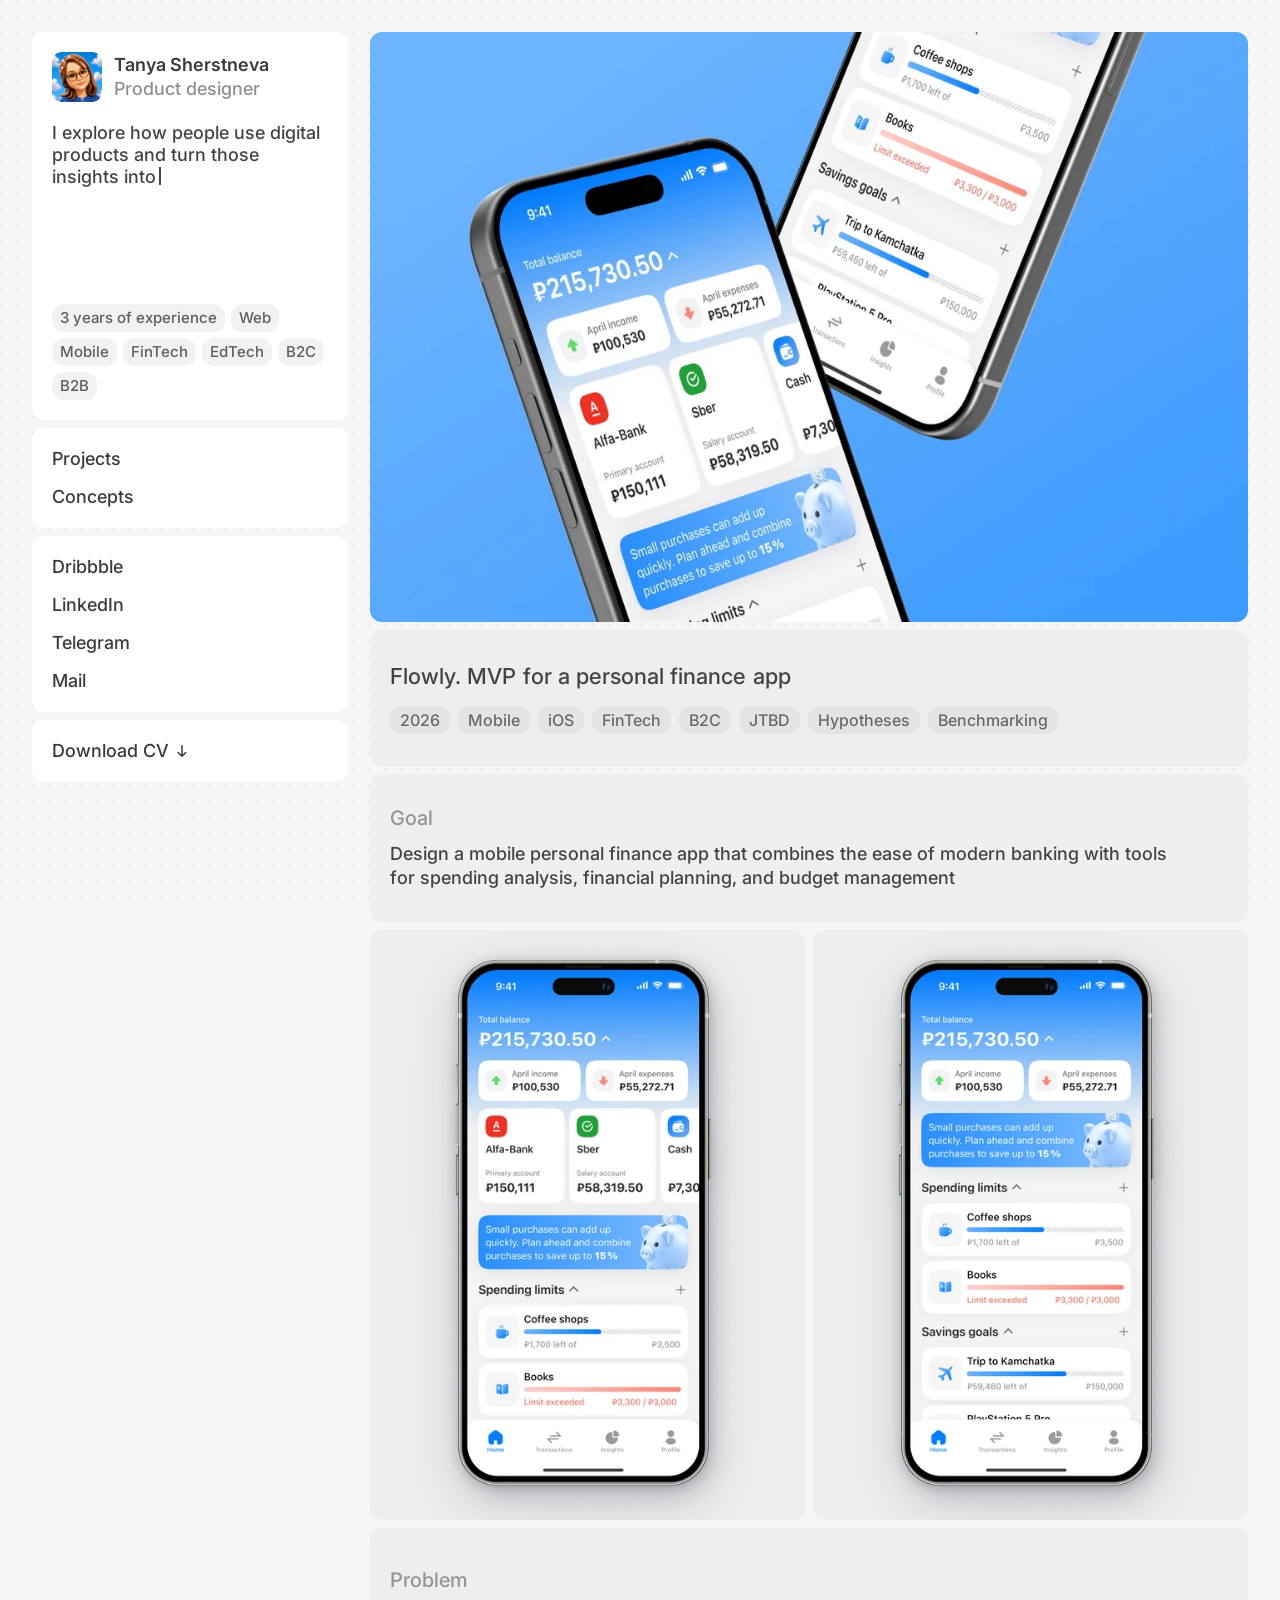
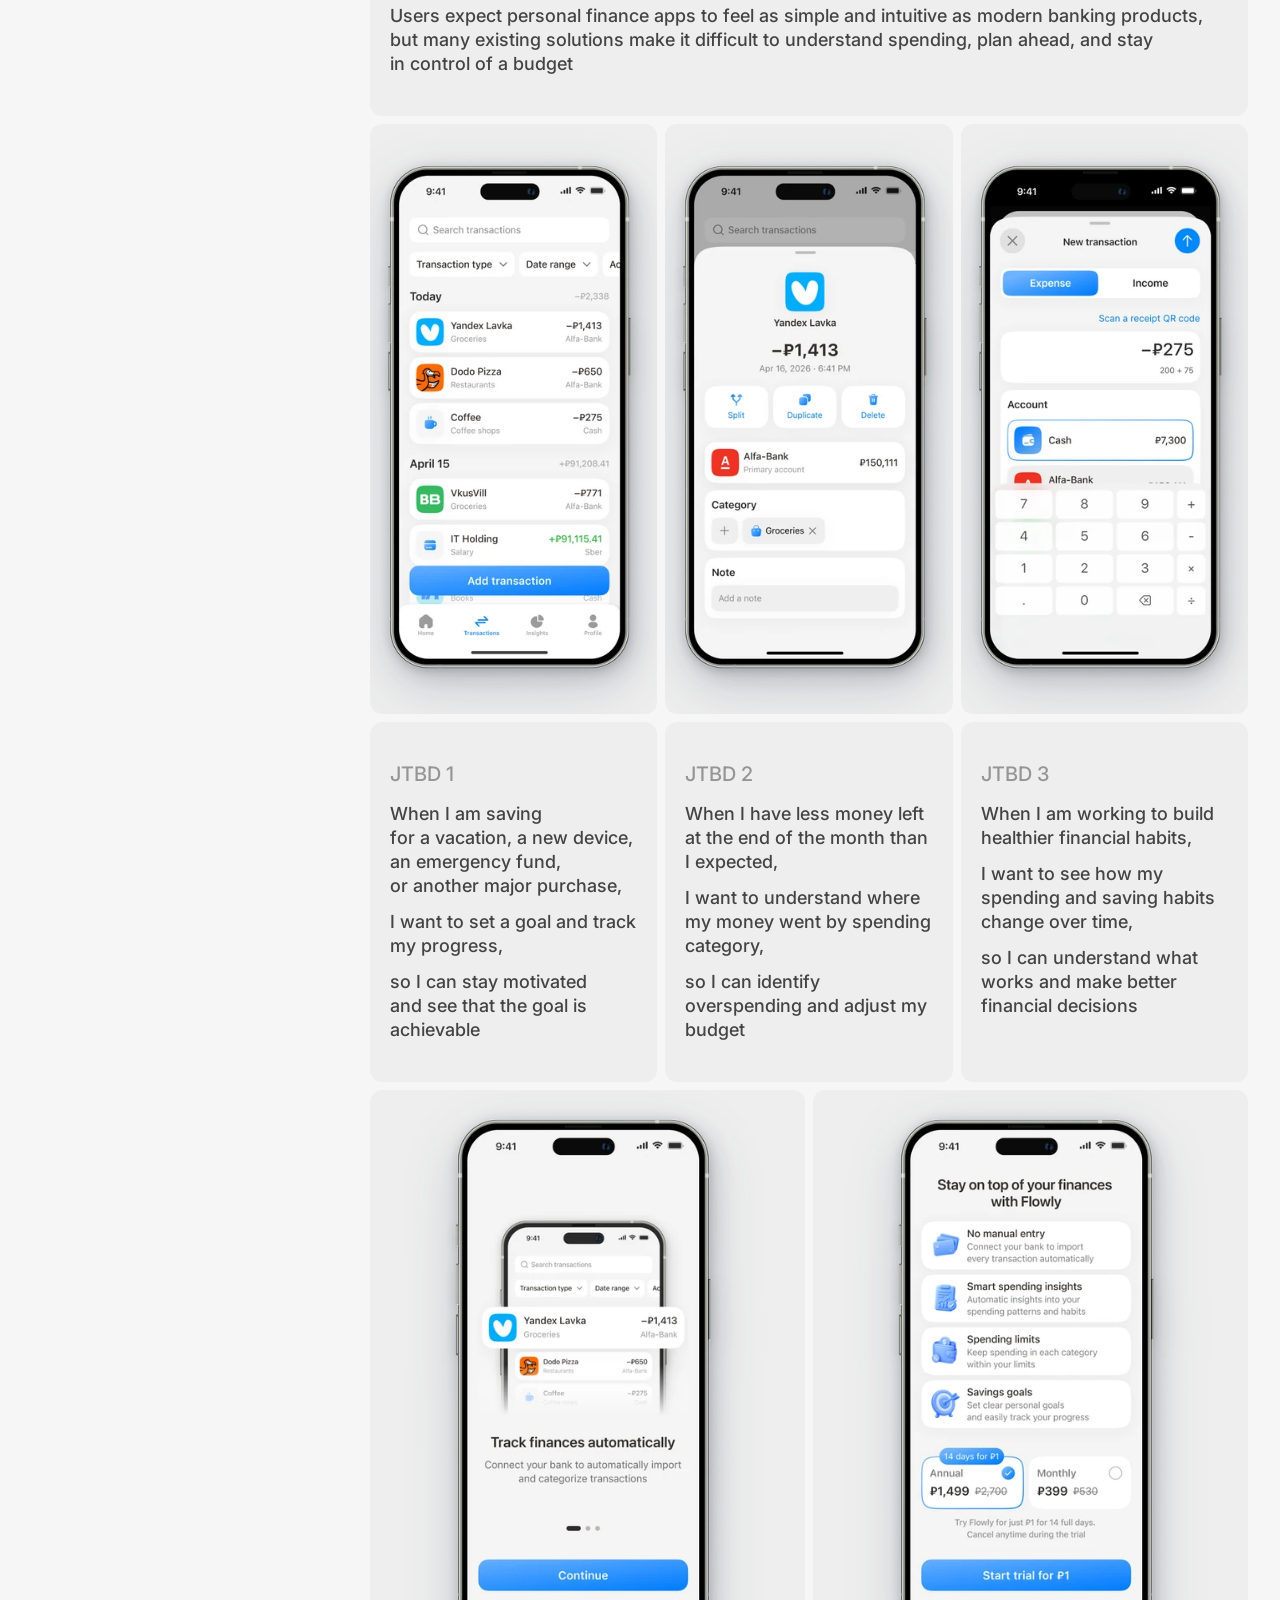
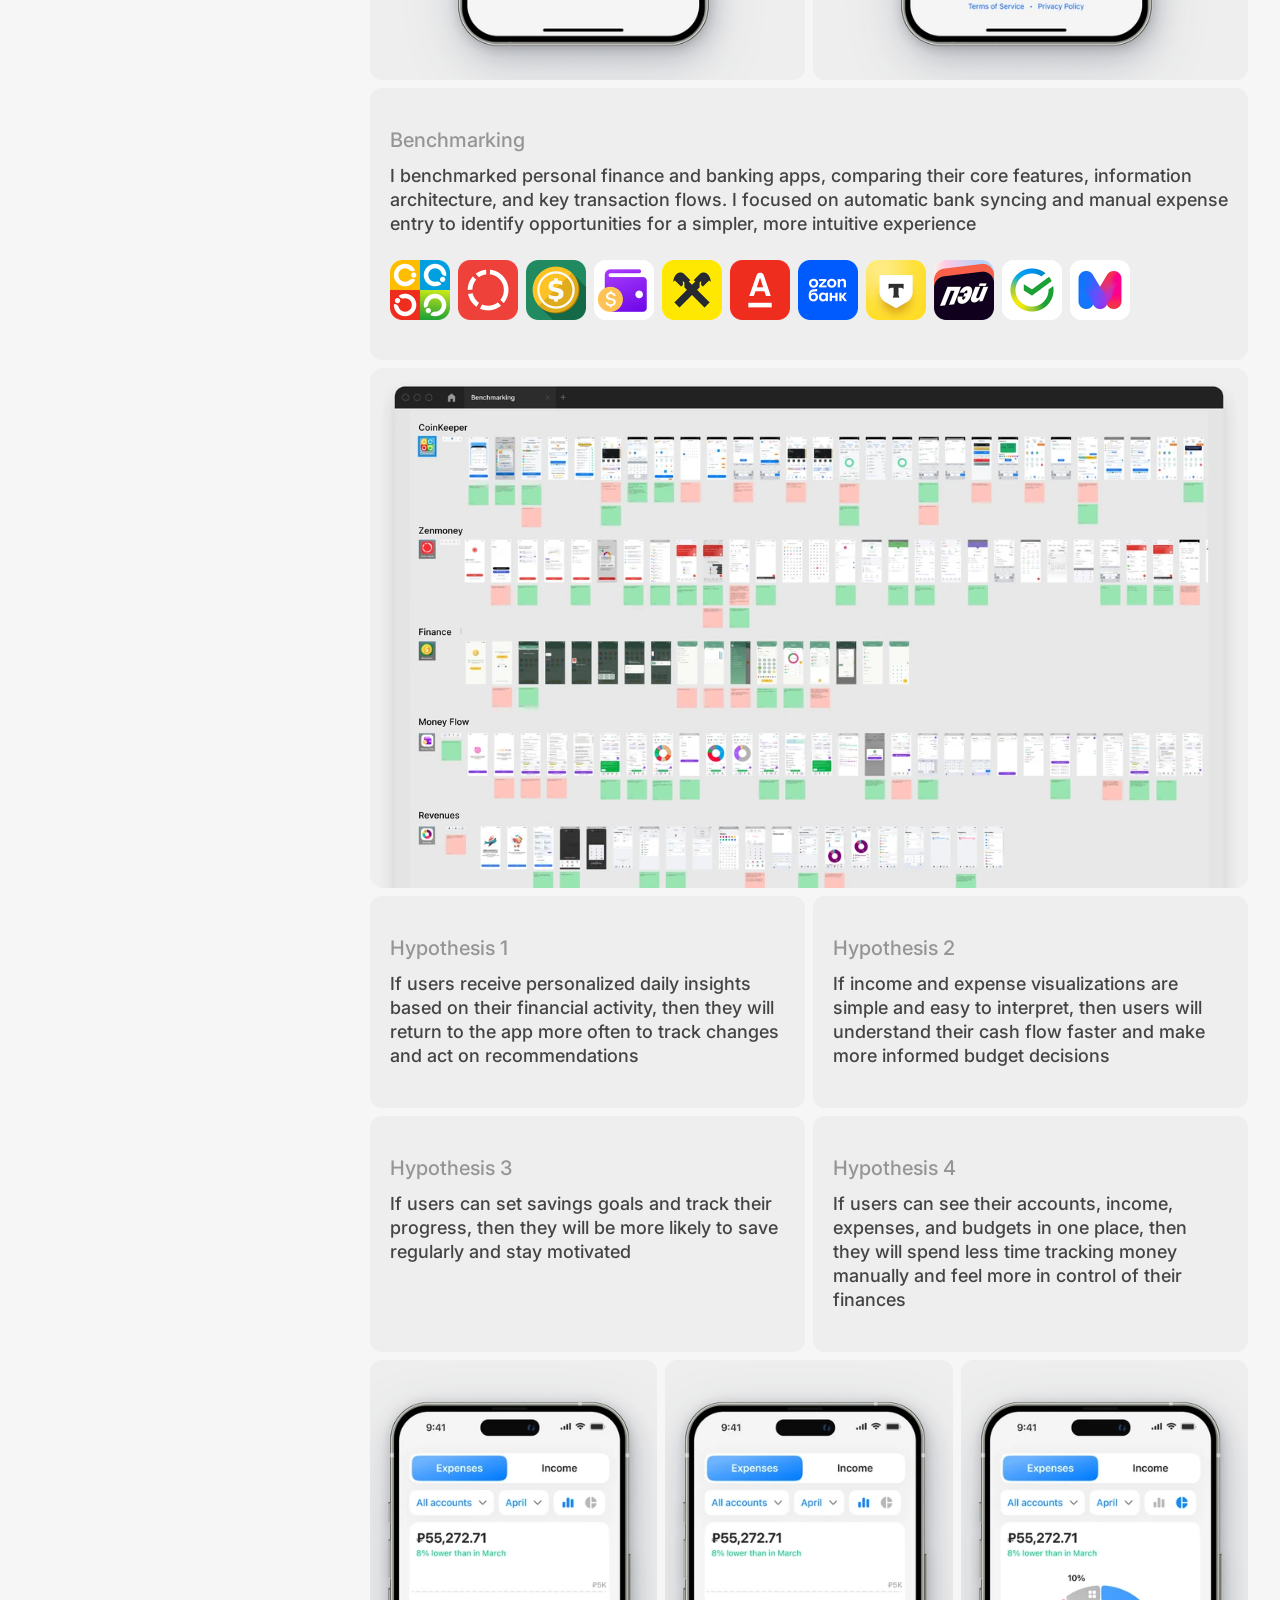
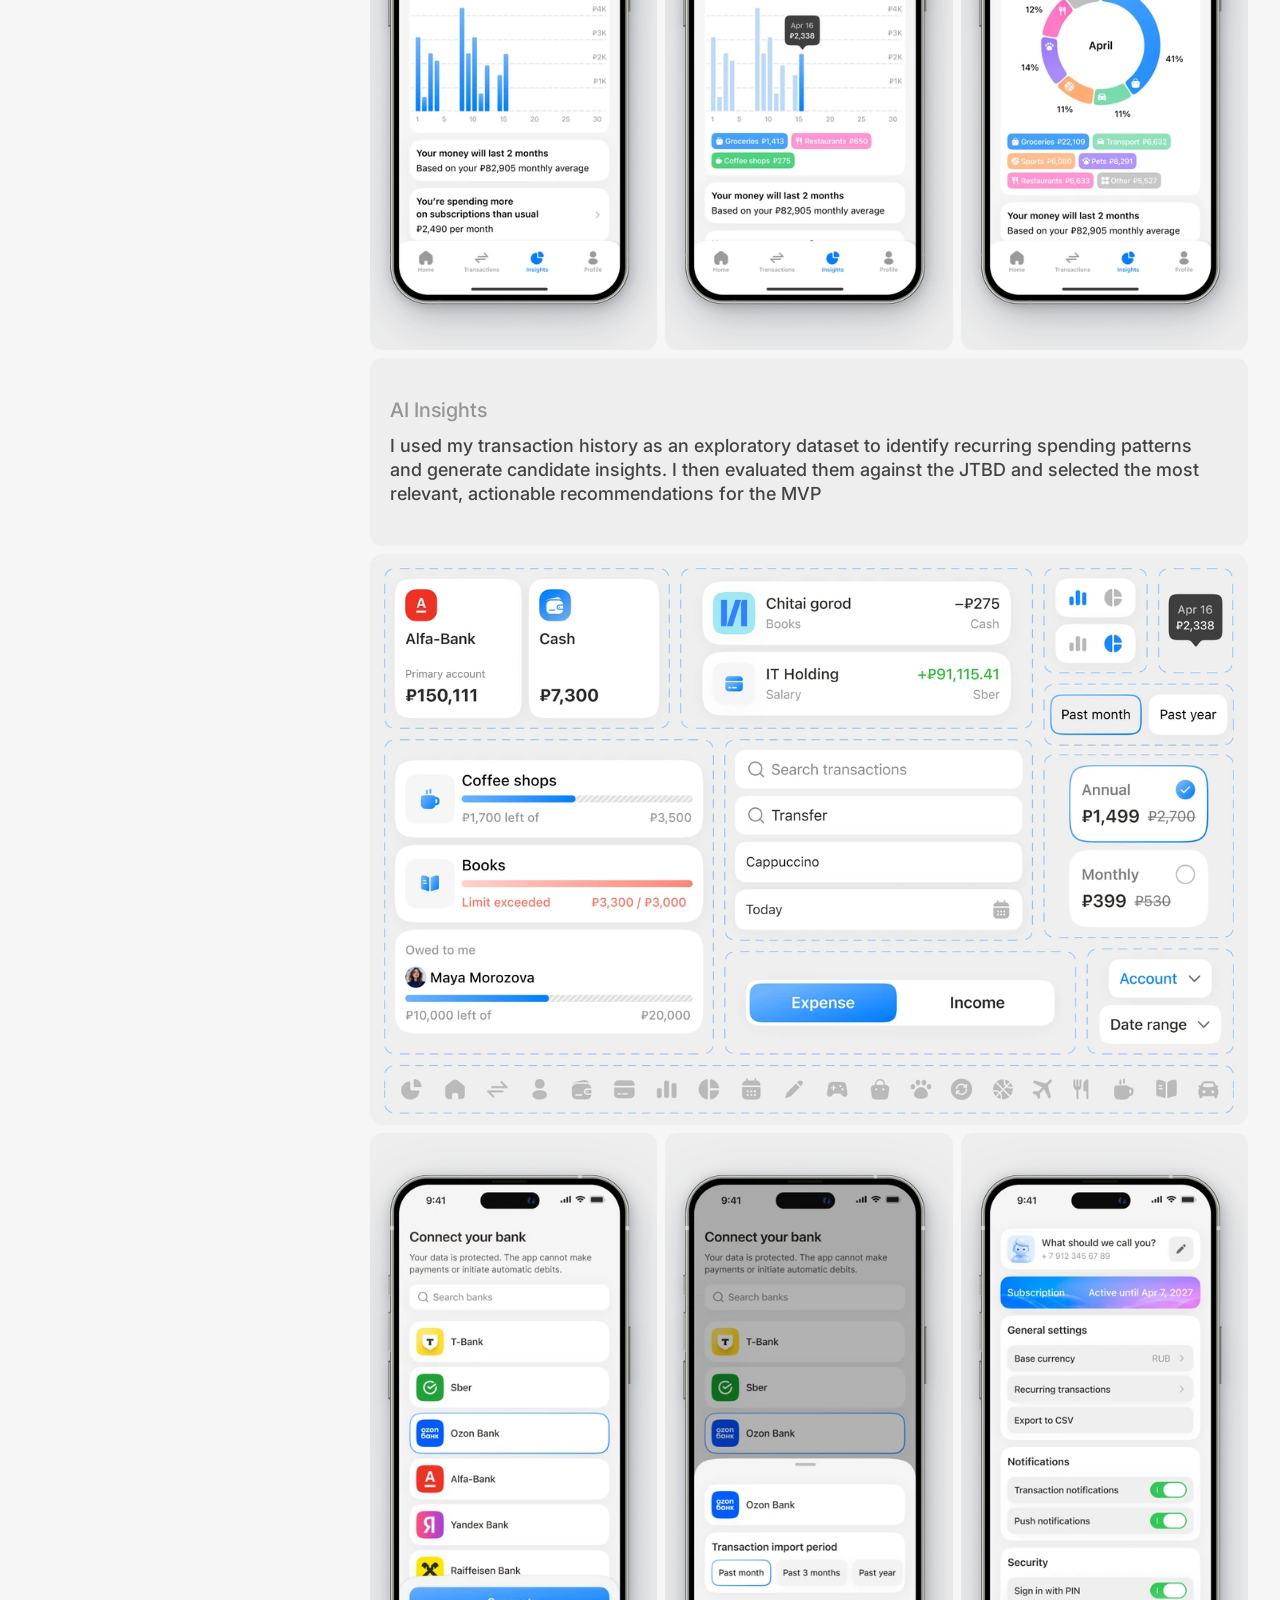
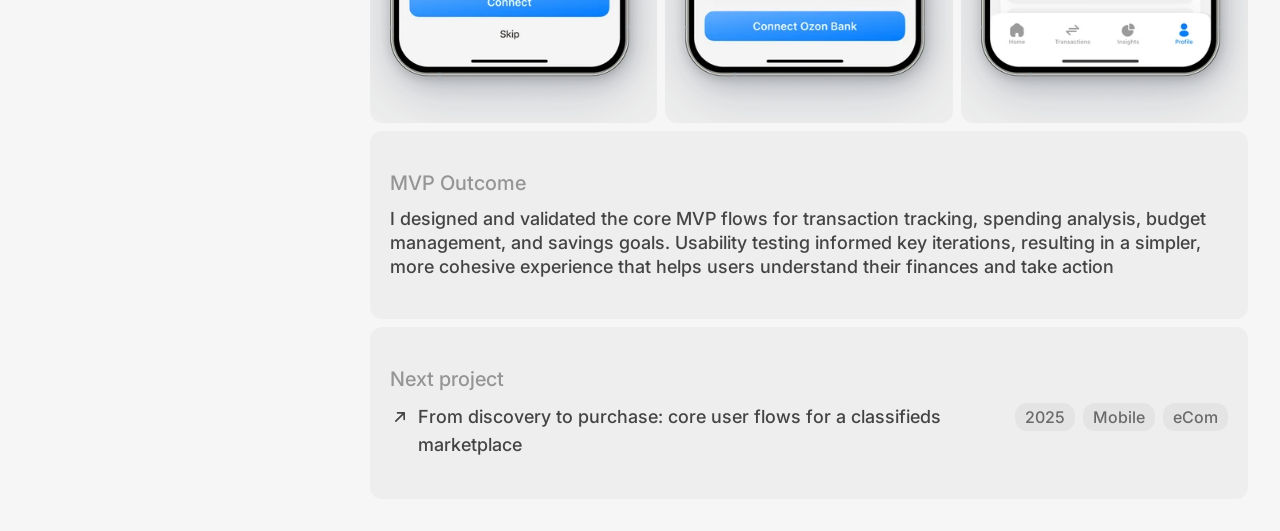
<file: flowly.html>
<!doctype html>
<html lang="en">
  <head>
    <meta charset="UTF-8" />
    <meta name="viewport" content="width=device-width, initial-scale=1.0" />
    <meta name="author" content="Tanya Sherstneva" />
    <meta name="copyright" content="© Tanya Sherstneva. Portfolio content, case studies and visuals may not be copied, reproduced or used for AI training without permission." />
    <meta name="robots" content="index, follow, noai, noimageai" />
    <title>Flowly | Tanya Sherstneva</title>
    <meta name="description" content="Designing a personal finance app MVP: transaction tracking, spending analysis, budgets, and savings goals. A product design case study by Tanya Sherstneva." />
    <link rel="icon" type="image/svg+xml" href="assets/favicon.svg" />
    <link rel="icon" type="image/png" sizes="32x32" href="assets/favicon-32.png" />
    <link rel="apple-touch-icon" sizes="180x180" href="assets/favicon-180.png" />
    <link rel="preload" as="image" type="image/webp" href="assets/responsive/flowly-cover_eng-optimized-76a4004e-1800.webp" imagesrcset="assets/responsive/flowly-cover_eng-optimized-76a4004e-480.webp 480w, assets/responsive/flowly-cover_eng-optimized-76a4004e-800.webp 800w, assets/responsive/flowly-cover_eng-optimized-76a4004e-1200.webp 1200w, assets/responsive/flowly-cover_eng-optimized-76a4004e-1800.webp 1800w" imagesizes="(max-width: 680px) calc(100vw - 24px), (max-width: 980px) calc(100vw - 64px), (max-width: 1400px) calc(100vw - 402px), 998px" />
    <link rel="stylesheet" href="flowly.css?v=20260813-6" />
  </head>
  <body>
    <main class="case-shell">
      <aside class="sidebar" aria-label="Designer information">
        <section class="profile card">
          <div class="profile__head">
            <a class="profile__avatar-wrap" href="index.html" data-clean-href="./" data-home-link aria-label="Back to homepage">
              <img class="profile__avatar profile__avatar--base" src="assets/optimized/profile-avatar-new.png" width="128" height="160" alt="Tanya Sherstneva" />
              <img class="profile__avatar profile__avatar--hover" src="assets/optimized/profile-avatar-hover-new.png" width="128" height="160" alt="" aria-hidden="true" />
            </a>
            <div>
              <h1><a class="profile__name-link" href="index.html" data-clean-href="./" data-home-link aria-label="Back to homepage">Tanya Sherstneva</a></h1>
              <p>Product designer</p>
            </div>
          </div>

          <div class="profile__copy">
            <p class="typewriter-copy" data-typewriter="I explore how people use digital products and turn those insights into better experiences">I explore how people use digital products and turn those insights into better experiences</p>
          </div>

          <div class="chips" aria-label="Skills and experience">
            <span>3 years of experience</span>
            <span>Web</span>
            <span>Mobile</span>
            <span>FinTech</span>
            <span>EdTech</span>
            <span>B2C</span>
            <span>B2B</span>
          </div>
        </section>

        <nav class="card nav-links nav-links--plain" aria-label="Portfolio sections">
          <a href="./#projects">Projects</a>
          <a href="./#concepts">Concepts</a>
        </nav>

        <section class="card nav-links" aria-label="Social links">
          <a href="https://dribbble.com/tanya-sherstneva" target="_blank" rel="noopener noreferrer" aria-label="Dribbble">Dribbble</a>
          <a href="https://www.linkedin.com/in/tanya-sherstneva" target="_blank" rel="noopener noreferrer" aria-label="LinkedIn">LinkedIn</a>
          <a href="https://t.me/tatanny" target="_blank" rel="noopener noreferrer" aria-label="Telegram">Telegram</a>
          <a href="mailto:tanya.shr.design@gmail.com" aria-label="Mail">Mail</a>
        </section>

        <a class="card download" href="https://drive.google.com/file/d/1rvZRLGSlJnNHizzoRb1KVBPNBlRmmnEd/view?usp=share_link" target="_blank" rel="noopener noreferrer" aria-label="Download CV">
          <span>Download CV</span>
          <svg viewBox="0 0 24 24" aria-hidden="true">
            <path d="M12 5v14m0 0 5-5m-5 5-5-5" />
          </svg>
        </a>
      </aside>

      <section class="case-page">
        <section class="case-cover case-cover--static" aria-label="Flowly cover">
          <img src="assets/responsive/flowly-cover_eng-optimized-76a4004e-1800.webp" width="1800" height="1066" alt="Flowly project cover" fetchpriority="high" srcset="assets/responsive/flowly-cover_eng-optimized-76a4004e-480.webp 480w, assets/responsive/flowly-cover_eng-optimized-76a4004e-800.webp 800w, assets/responsive/flowly-cover_eng-optimized-76a4004e-1200.webp 1200w, assets/responsive/flowly-cover_eng-optimized-76a4004e-1800.webp 1800w" sizes="(max-width: 680px) calc(100vw - 24px), (max-width: 980px) calc(100vw - 64px), (max-width: 1400px) calc(100vw - 402px), 998px" decoding="async" />
        </section>

        <section class="case-heading card">
          <div>
            <h2>Flowly. MVP for a&nbsp;personal finance app</h2>
          </div>
          <div class="case-tags" aria-label="Project tags">
            <span>2026</span>
            <span>Mobile</span>
            <span>iOS</span>
            <span>FinTech</span>
            <span>B2C</span>
            <span>JTBD</span>
            <span>Hypotheses</span>
            <span>Benchmarking</span>
          </div>
        </section>

        <section class="case-info card">
          <h3>Goal</h3>
          <p>
            Design a mobile personal finance app that combines the ease of modern banking
            with tools for spending analysis, financial planning, and budget management
          </p>
        </section>

        <section class="mockup-grid mockup-grid--two" aria-label="Core Flowly screens">
          <figure class="mockup-card"><img src="assets/responsive/flowly-screen-home1_eng-17fcba1c-603.webp" width="603" height="1140" loading="lazy" alt="Flowly home screen" srcset="assets/responsive/flowly-screen-home1_eng-17fcba1c-360.webp 360w, assets/responsive/flowly-screen-home1_eng-17fcba1c-600.webp 600w, assets/responsive/flowly-screen-home1_eng-17fcba1c-603.webp 603w" sizes="(max-width: 453px) 69vw, 312px" decoding="async" /></figure>
          <figure class="mockup-card"><img src="assets/responsive/flowly-screen-home2_eng-632af32d-603.webp" width="603" height="1140" loading="lazy" alt="Flowly transactions screen" srcset="assets/responsive/flowly-screen-home2_eng-632af32d-360.webp 360w, assets/responsive/flowly-screen-home2_eng-632af32d-600.webp 600w, assets/responsive/flowly-screen-home2_eng-632af32d-603.webp 603w" sizes="(max-width: 453px) 69vw, 312px" decoding="async" /></figure>
        </section>

        <section class="case-note card">
          <h3>Problem</h3>
          <p>
            Users expect personal finance apps to feel as simple and intuitive as modern banking products,
            but many existing solutions make it difficult to understand spending, plan ahead, and stay in control of a budget
          </p>
        </section>

        <section class="mockup-grid mockup-grid--three mockup-grid--case-screens" aria-label="Flowly transaction screens">
          <figure class="mockup-card"><img src="assets/responsive/flowly-screen3_eng-5f664538-603.webp" width="603" height="1140" loading="lazy" alt="Flowly transaction list" srcset="assets/responsive/flowly-screen3_eng-5f664538-360.webp 360w, assets/responsive/flowly-screen3_eng-5f664538-600.webp 600w, assets/responsive/flowly-screen3_eng-5f664538-603.webp 603w" sizes="(max-width: 453px) 69vw, 312px" decoding="async" /></figure>
          <figure class="mockup-card"><img src="assets/responsive/flowly-screen4_eng-ae1509f1-603.webp" width="603" height="1140" loading="lazy" alt="Flowly transaction details" srcset="assets/responsive/flowly-screen4_eng-ae1509f1-360.webp 360w, assets/responsive/flowly-screen4_eng-ae1509f1-600.webp 600w, assets/responsive/flowly-screen4_eng-ae1509f1-603.webp 603w" sizes="(max-width: 453px) 69vw, 312px" decoding="async" /></figure>
          <figure class="mockup-card"><img src="assets/responsive/flowly-screen5_eng-22dcc6f8-603.webp" width="603" height="1140" loading="lazy" alt="Add a transaction in Flowly" srcset="assets/responsive/flowly-screen5_eng-22dcc6f8-360.webp 360w, assets/responsive/flowly-screen5_eng-22dcc6f8-600.webp 600w, assets/responsive/flowly-screen5_eng-22dcc6f8-603.webp 603w" sizes="(max-width: 453px) 69vw, 312px" decoding="async" /></figure>
        </section>

        <section class="jbtd-grid" aria-label="JTBD">
          <article class="card">
            <h3>JTBD 1</h3>
            <p class="jtbd-copy">
              <span>When I am saving for a vacation, a new device, an emergency fund, or another major purchase,</span>
              <span>I want to set a goal and track my progress,</span>
              <span>so I can stay motivated and see that the goal is achievable</span>
            </p>
          </article>
          <article class="card">
            <h3>JTBD 2</h3>
            <p class="jtbd-copy">
              <span>When I have less money left at the end of the month than I expected,</span>
              <span>I want to understand where my money went by spending category,</span>
              <span>so I can identify overspending and adjust my budget</span>
            </p>
          </article>
          <article class="card">
            <h3>JTBD 3</h3>
            <p class="jtbd-copy">
              <span>When I am working to build healthier financial habits,</span>
              <span>I want to see how my spending and saving habits change over time,</span>
              <span>so I can understand what works and make better financial decisions</span>
            </p>
          </article>
        </section>

        <section class="mockup-grid mockup-grid--two" aria-label="Automatic transaction tracking and Flowly onboarding">
          <figure class="mockup-card"><img src="assets/responsive/flowly-screen6_eng-f813e706-603.webp" width="603" height="1140" loading="lazy" alt="Automatic transaction tracking in Flowly" srcset="assets/responsive/flowly-screen6_eng-f813e706-360.webp 360w, assets/responsive/flowly-screen6_eng-f813e706-600.webp 600w, assets/responsive/flowly-screen6_eng-f813e706-603.webp 603w" sizes="(max-width: 453px) 69vw, 312px" decoding="async" /></figure>
          <figure class="mockup-card"><img src="assets/responsive/flowly-screen7_eng-b275ecb1-603.webp" width="603" height="1140" loading="lazy" alt="Flowly onboarding" srcset="assets/responsive/flowly-screen7_eng-b275ecb1-360.webp 360w, assets/responsive/flowly-screen7_eng-b275ecb1-600.webp 600w, assets/responsive/flowly-screen7_eng-b275ecb1-603.webp 603w" sizes="(max-width: 453px) 69vw, 312px" decoding="async" /></figure>
        </section>

        <section class="case-note card competitor-analysis-card">
          <h3>Benchmarking</h3>
          <p>
            I benchmarked personal finance and banking apps, comparing their core features, information architecture,
            and key transaction flows. I focused on automatic bank syncing and manual expense entry to identify
            opportunities for a simpler, more intuitive experience
          </p>

          <div class="competitor-logos" aria-label="Services analyzed">
            <span class="competitor-logo" aria-label="CoinKeeper" tabindex="0"><img src="assets/flowly/competitors/coinkeeper.png" width="120" height="120" loading="lazy" alt="CoinKeeper" /></span>
            <span class="competitor-logo" aria-label="Zenmoney" tabindex="0"><img src="assets/flowly/competitors/zen-money.png" width="120" height="120" loading="lazy" alt="Zenmoney" /></span>
            <span class="competitor-logo" aria-label="Finance" tabindex="0"><img src="assets/flowly/competitors/finance.png" width="120" height="120" loading="lazy" alt="Finance" /></span>
            <span class="competitor-logo" aria-label="Money Flow" tabindex="0"><img src="assets/flowly/competitors/money-flow.png" width="120" height="120" loading="lazy" alt="Money Flow" /></span>
            <span class="competitor-logo" aria-label="Raiffeisen Bank" tabindex="0"><img src="assets/flowly/competitors/raiffeisen.png" width="120" height="120" loading="lazy" alt="Raiffeisen Bank" /></span>
            <span class="competitor-logo" aria-label="Alfa Bank" tabindex="0"><img src="assets/flowly/competitors/alfa-bank.png" width="120" height="120" loading="lazy" alt="Alfa Bank" /></span>
            <span class="competitor-logo" aria-label="Ozon Bank" tabindex="0"><img src="assets/flowly/competitors/ozon-bank.png" width="120" height="120" loading="lazy" alt="Ozon Bank" /></span>
            <span class="competitor-logo" aria-label="T-Bank" tabindex="0"><img src="assets/flowly/competitors/t-bank.png" width="120" height="120" loading="lazy" alt="T-Bank" /></span>
            <span class="competitor-logo" aria-label="Yandex Pay" tabindex="0"><img src="assets/flowly/competitors/yandex-pay.png" width="120" height="120" loading="lazy" alt="Yandex Pay" /></span>
            <span class="competitor-logo" aria-label="Sber" tabindex="0"><img src="assets/flowly/competitors/sber.png" width="120" height="120" loading="lazy" alt="Sber" /></span>
            <span class="competitor-logo" aria-label="MTBank Moby" tabindex="0"><img src="assets/flowly/competitors/mtbank-moby.png" width="120" height="120" loading="lazy" alt="MTBank Moby" /></span>
          </div>
        </section>

        <figure class="image-card image-card--wide image-card--pan" aria-label="Benchmarking map">
          <img src="assets/responsive/flowly-benchmarking-en-20260927-5cad2eac-2988.webp" width="2988" height="1770" loading="lazy" alt="Flowly benchmarking map" srcset="assets/responsive/flowly-benchmarking-en-20260927-5cad2eac-480.webp 480w, assets/responsive/flowly-benchmarking-en-20260927-5cad2eac-800.webp 800w, assets/responsive/flowly-benchmarking-en-20260927-5cad2eac-1200.webp 1200w, assets/responsive/flowly-benchmarking-en-20260927-5cad2eac-1800.webp 1800w, assets/responsive/flowly-benchmarking-en-20260927-5cad2eac-2988.webp 2988w" sizes="(max-width: 680px) 1120px, (max-width: 980px) calc(100vw - 64px), (max-width: 1400px) calc(100vw - 402px), 998px" decoding="async" />
        </figure>

        <section class="hypothesis-grid" aria-label="Hypotheses">
          <article class="card">
            <h3>Hypothesis 1</h3>
            <p class="hypothesis-copy">
              <span>If users receive personalized daily insights based on their financial activity, then they will return to the app more often to track changes and act on recommendations</span>
            </p>
          </article>
          <article class="card"><h3>Hypothesis 2</h3><p>If income and expense visualizations are simple and easy to interpret, then users will understand their cash flow faster and make more informed budget decisions</p></article>
          <article class="card"><h3>Hypothesis 3</h3><p>If users can set savings goals and track their progress, then they will be more likely to save regularly and stay motivated</p></article>
          <article class="card">
            <h3>Hypothesis 4</h3>
            <p class="hypothesis-copy">
              <span>If users can see their accounts, income, expenses, and budgets in one place, then they will spend less time tracking money manually and feel more in control of their finances</span>
            </p>
          </article>
        </section>

        <section class="mockup-grid mockup-grid--three" aria-label="Flowly analytics charts">
          <figure class="mockup-card"><img src="assets/responsive/flowly-screen8_eng-3b17c8fb-603.webp" width="603" height="1140" loading="lazy" alt="Flowly income chart" srcset="assets/responsive/flowly-screen8_eng-3b17c8fb-360.webp 360w, assets/responsive/flowly-screen8_eng-3b17c8fb-600.webp 600w, assets/responsive/flowly-screen8_eng-3b17c8fb-603.webp 603w" sizes="(max-width: 453px) 69vw, 312px" decoding="async" /></figure>
          <figure class="mockup-card"><img src="assets/responsive/flowly-screen9_eng-3fe5f299-603.webp" width="603" height="1140" loading="lazy" alt="Flowly balance chart" srcset="assets/responsive/flowly-screen9_eng-3fe5f299-360.webp 360w, assets/responsive/flowly-screen9_eng-3fe5f299-600.webp 600w, assets/responsive/flowly-screen9_eng-3fe5f299-603.webp 603w" sizes="(max-width: 453px) 69vw, 312px" decoding="async" /></figure>
          <figure class="mockup-card"><img src="assets/responsive/flowly-screen10_eng-f5c6877d-603.webp" width="603" height="1140" loading="lazy" alt="Flowly category breakdown chart" srcset="assets/responsive/flowly-screen10_eng-f5c6877d-360.webp 360w, assets/responsive/flowly-screen10_eng-f5c6877d-600.webp 600w, assets/responsive/flowly-screen10_eng-f5c6877d-603.webp 603w" sizes="(max-width: 453px) 69vw, 312px" decoding="async" /></figure>
        </section>

        <section class="case-note card">
          <h3>AI Insights</h3>
          <p>
            I used my transaction history as an exploratory dataset to identify recurring spending patterns
            and generate candidate insights. I then evaluated them against the JTBD and selected the most
            relevant, actionable recommendations for the MVP
          </p>
        </section>

        <figure class="image-card image-card--wide image-card--ui-kit" aria-label="UI kit Flowly">
          <img src="assets/responsive/flowly-ui-kit-en-20260927-f48bc376-2988.webp" width="2988" height="1941" loading="lazy" alt="Flowly UI kit" srcset="assets/responsive/flowly-ui-kit-en-20260927-f48bc376-480.webp 480w, assets/responsive/flowly-ui-kit-en-20260927-f48bc376-800.webp 800w, assets/responsive/flowly-ui-kit-en-20260927-f48bc376-1200.webp 1200w, assets/responsive/flowly-ui-kit-en-20260927-f48bc376-1800.webp 1800w, assets/responsive/flowly-ui-kit-en-20260927-f48bc376-2988.webp 2988w" sizes="(max-width: 680px) calc(100vw - 24px), (max-width: 980px) calc(100vw - 64px), (max-width: 1400px) calc(100vw - 402px), 998px" decoding="async" />
        </figure>

        <section class="mockup-grid mockup-grid--three" aria-label="Connecting a bank in Flowly">
          <figure class="mockup-card"><img src="assets/responsive/flowly-screen11_eng-2d42a376-603.webp" width="603" height="1140" loading="lazy" alt="Connect a bank in Flowly" srcset="assets/responsive/flowly-screen11_eng-2d42a376-360.webp 360w, assets/responsive/flowly-screen11_eng-2d42a376-600.webp 600w, assets/responsive/flowly-screen11_eng-2d42a376-603.webp 603w" sizes="(max-width: 453px) 69vw, 312px" decoding="async" /></figure>
          <figure class="mockup-card"><img src="assets/responsive/flowly-screen12_eng-e7fae9a7-603.webp" width="603" height="1140" loading="lazy" alt="Select a bank in Flowly" srcset="assets/responsive/flowly-screen12_eng-e7fae9a7-360.webp 360w, assets/responsive/flowly-screen12_eng-e7fae9a7-600.webp 600w, assets/responsive/flowly-screen12_eng-e7fae9a7-603.webp 603w" sizes="(max-width: 453px) 69vw, 312px" decoding="async" /></figure>
          <figure class="mockup-card"><img src="assets/responsive/flowly-screen13_eng-b3ddc634-603.webp" width="603" height="1140" loading="lazy" alt="Flowly settings" srcset="assets/responsive/flowly-screen13_eng-b3ddc634-360.webp 360w, assets/responsive/flowly-screen13_eng-b3ddc634-600.webp 600w, assets/responsive/flowly-screen13_eng-b3ddc634-603.webp 603w" sizes="(max-width: 453px) 69vw, 312px" decoding="async" /></figure>
        </section>

        <section class="case-note card">
          <h3>MVP Outcome</h3>
          <p>
            I designed and validated the core MVP flows for transaction tracking, spending analysis, budget
            management, and savings goals. Usability testing informed key iterations, resulting in a simpler,
            more cohesive experience that helps users understand their finances and take action
          </p>
        </section>

        <a class="next-project card" href="atlas/index.html">
          <span class="next-project__eyebrow">Next project</span>
          <strong class="next-project__title">
            <svg viewBox="0 0 24 24" width="20" height="20" fill="none" stroke="currentColor" stroke-width="2" stroke-linecap="round" stroke-linejoin="round" aria-hidden="true"><path d="M7 17 17 7M9 7h8v8" /></svg>
            <span>From discovery to&nbsp;purchase: core user flows for a&nbsp;classifieds marketplace</span>
            <span hidden></span>
          </strong>
          <div class="case-tags next-project__tags" aria-label="Next project tags">
            <small>2025</small>
            <small>Mobile</small>
            <small>eCom</small>
          </div>
        </a>
      </section>
    </main>
    <script src="home-link.js?v=20260813-6" defer></script>
  </body>
</html>
</file>
<file: styles.css>
@import url("https://fonts.googleapis.com/css2?family=Inter:wght@400;500;600;700&display=swap");

:root {
  --page: #f6f6f6;
  --text: #3b3b3b;
  --muted: #9e9e9e;
  --chip: rgba(158, 158, 158, 0.2);
  --card: #ffffff;
  --blue-a: #6db3ff;
  --blue-b: #3b9aff;
  --radius: 12px;
}

* {
  box-sizing: border-box;
}

html {
  scroll-behavior: smooth;
  overflow-x: hidden;
}

body {
  margin: 0;
  overflow-x: hidden;
  background-color: var(--page);
  background-image: radial-gradient(circle at 1px 1px, rgba(59, 59, 59, 0.08) 1px, transparent 0);
  background-size: 16px 16px;
  background-attachment: fixed;
  color: var(--text);
  font-family: "Inter", "Helvetica Neue", Helvetica, Arial, sans-serif;
  font-size: 18px;
  font-weight: 500;
  letter-spacing: 0;
}

a,
a:link,
a:visited,
a:hover,
a:active {
  color: inherit !important;
  text-decoration: none !important;
  -webkit-tap-highlight-color: transparent;
  outline-color: #3b9aff;
}

a:focus {
  outline: none;
}

a:focus-visible {
  outline: 2px solid rgba(59, 154, 255, 0.55);
  outline-offset: 4px;
  border-radius: 6px;
}

img {
  display: block;
  max-width: 100%;
}

.page-shell {
  display: grid;
  grid-template-columns: 316px minmax(0, 1000px);
  gap: 22px;
  align-items: start;
  width: 100%;
  max-width: 1400px;
  margin: 0 auto;
  padding: 32px;
}

.sidebar {
  position: fixed;
  top: 32px;
  left: calc((100vw - min(100vw, 1400px)) / 2 + 32px);
  width: 316px;
  align-self: start;
  max-height: calc(100vh - 64px);
  overflow: auto;
  display: flex;
  flex-direction: column;
  gap: 8px;
}

.content {
  grid-column: 2;
}

.card {
  background: var(--card);
  border-radius: var(--radius);
}

.profile {
  min-height: 388px;
  display: flex;
  flex-direction: column;
  padding: 20px;
}

.profile__head {
  display: flex;
  align-items: center;
  justify-content: flex-start;
  gap: 12px;
  margin-bottom: 20px;
}

.profile__avatar-wrap {
  position: relative;
  width: 50px;
  height: 50px;
  flex: 0 0 50px;
  display: block;
  overflow: hidden;
  border-radius: 9px;
  color: inherit;
  text-decoration: none;
  cursor: pointer;
}

.profile__avatar {
  position: absolute;
  inset: 0;
  width: 50px;
  height: 50px;
  border-radius: 9px;
  object-fit: cover;
  transition: opacity 180ms ease, transform 180ms ease;
}

.profile__avatar--hover {
  opacity: 0;
}

.profile__avatar-wrap:hover .profile__avatar--base {
  opacity: 0;
}

.profile__avatar-wrap:hover .profile__avatar--hover {
  opacity: 1 !important;
  transform: none;
}

@media (hover: none) {
  .profile__avatar-wrap:hover .profile__avatar--base {
    opacity: 1;
  }

  .profile__avatar-wrap:hover .profile__avatar--hover {
    opacity: 0;
    transform: none;
  }
}

.profile h1,
.profile p {
  margin: 0;
}

.profile h1 {
  font-size: 18px;
  font-weight: 600;
  line-height: 1.12;
  color: var(--text);
}

.profile__name-link {
  display: inline-block;
  color: inherit;
  text-decoration: none;
  border-radius: 6px;
}

.profile__head p {
  margin-top: 4px;
  font-size: 18px;
  font-weight: 500;
  color: var(--muted);
  line-height: 1.12;
}

.profile__copy {
  display: flex;
  flex-direction: column;
  gap: 8px;
  color: #444;
  font-size: 18px;
  font-weight: 500;
  line-height: 22px;
}

.typewriter-copy {
  min-height: 66px;
}

.typewriter-copy.is-typing::after {
  content: "";
  display: inline-block;
  width: 2px;
  height: 1em;
  margin-left: 3px;
  background: currentColor;
  vertical-align: -0.12em;
  animation: typewriter-caret 780ms steps(1, end) infinite;
}

@keyframes typewriter-caret {
  50% {
    opacity: 0;
  }
}

@media (prefers-reduced-motion: reduce) {
  .typewriter-copy.is-typing::after {
    animation: none;
  }
}

.profile > .chips {
  gap: 6px;
  justify-content: flex-start;
  align-items: stretch;
  margin-top: auto;
}

.chips {
  display: flex;
  flex-wrap: wrap;
  gap: 8px;
}

.chips span {
  display: inline-flex;
  align-items: center;
  justify-content: center;
  min-height: 28px;
  padding: 4px 8px;
  border-radius: 10px;
  background: #e4e4e4;
  color: #6a6a6a;
  font-size: 15px;
  line-height: 20px;
  white-space: nowrap;
}

.profile .chips span {
  padding: 4px 8px;
  border-radius: 12px;
  background: #f2f2f2;
  color: #5e5e5e;
  font-weight: 500;
}

.nav-links {
  display: flex;
  flex-direction: column;
  gap: 16px;
  padding: 20px;
  line-height: 22px;
}

.nav-links a {
  width: fit-content;
}

.nav-links--plain {
  gap: 16px;
}

.nav-links--plain a {
  width: fit-content;
  padding: 0;
  border-radius: 10px;
  color: var(--text);
  display: flex;
  align-items: center;
  gap: 0;
  transition: transform 260ms cubic-bezier(0.2, 0.8, 0.2, 1), color 260ms cubic-bezier(0.2, 0.8, 0.2, 1);
}

.nav-links--plain a::before {
  content: "✱";
  position: static;
  display: inline-flex;
  justify-content: center;
  width: 0;
  height: 16px;
  margin-right: 0;
  overflow: hidden;
  color: #3b9aff;
  font-size: 16px;
  line-height: 16px;
  opacity: 0;
  transform: scale(0.72) rotate(-18deg);
  transition: width 300ms cubic-bezier(0.2, 0.8, 0.2, 1), margin-right 300ms cubic-bezier(0.2, 0.8, 0.2, 1), opacity 220ms ease, transform 300ms cubic-bezier(0.2, 0.8, 0.2, 1);
}

.nav-links--plain a:hover {
  color: #2d86e8;
}

.nav-links--plain a.is-active::before {
  align-items: center;
  justify-content: center;
  width: 16px;
  margin-right: 8px;
  opacity: 1;
  transform: scale(1) rotate(0);
}

.nav-links a,
.download,
.project-title {
  position: relative;
  transition: transform 120ms ease, color 160ms ease, background-color 160ms ease;
}

.nav-links a::after {
  content: none;
  position: absolute;
  left: 0;
  right: 0;
  bottom: -3px;
  height: 1px;
  background: #3b9aff;
  opacity: 0;
  transform: scaleX(0);
  transform-origin: left center;
  transition: transform 180ms ease, opacity 180ms ease;
}

.nav-links a:hover::after {
  opacity: 1;
  transform: scaleX(1);
}

.nav-links:not(.nav-links--plain) a:hover {
  color: #2d86e8 !important;
}

.nav-links--plain a::after {
  display: none;
}

.nav-links--plain a.is-active {
  transform: translateX(8px);
  color: var(--text) !important;
}

.nav-links a:active,
.download:active,
.project-title:active {
  transform: scale(0.98);
}

.download {
  display: flex;
  align-items: center;
  gap: 4px;
  padding: 20px;
  line-height: 22px;
}

.download svg {
  width: 18px;
  height: 18px;
  fill: none;
  stroke: currentColor;
  stroke-width: 2;
  stroke-linecap: round;
  stroke-linejoin: round;
}

.project-title svg {
  width: 20px;
  height: 20px;
  flex: 0 0 20px;
  margin-top: 4px;
  fill: none;
  stroke: currentColor;
  stroke-width: 2;
  stroke-linecap: round;
  stroke-linejoin: round;
}

.content {
  display: flex;
  flex-direction: column;
  gap: 64px;
  width: min(100%, 1000px);
  scroll-margin-top: 32px;
}

.project {
  display: flex;
  flex-direction: column;
  gap: 20px;
  scroll-margin-top: 32px;
}

.hero-grid {
  display: grid;
  grid-template-columns: 1fr 1fr;
  gap: 8px;
  min-height: 590px;
}

.hero-grid--atlas {
  grid-template-columns: 1fr 1fr;
  grid-template-rows: 295px 295px;
}

.project-media-slot,
.showcase {
  position: relative;
  overflow: hidden;
  min-height: 0;
  border-radius: var(--radius);
}

.project-media-grid {
  display: grid;
  grid-template-columns: 1fr 1fr;
  grid-template-rows: 1fr;
  gap: 8px;
  height: auto;
  aspect-ratio: 996 / 589;
}

.project-media-link {
  color: inherit;
  text-decoration: none;
}

.project-media-stack {
  display: grid;
  grid-template-rows: 1fr 1fr;
  gap: 8px;
  min-height: 0;
}

.project-media-slot--cover {
  grid-column: 1 / -1;
  grid-row: 1 / -1;
  height: 100%;
  aspect-ratio: 996 / 589;
}

.project-mobile-cover {
  display: none;
}

.project-media-slot {
  background: #d7d7d7;
  --media-base-x: 0px;
  --media-base-y: 0px;
}

.project-media-slot--flowy {
  background: linear-gradient(127deg, var(--blue-a) 18%, var(--blue-b) 94%);
}

.project-media-slot--flowy-main {
  --media-base-x: 2px;
  --media-base-y: 1px;
}

.project-media-slot--flowy-cover {
  --media-base-x: 0px;
  --media-base-y: 0px;
}

.flowy-cover-mockup {
  position: absolute;
  pointer-events: none;
}

.flowy-cover-mockup--main {
  left: 14%;
  top: 10%;
  width: 39%;
  --flowy-hover-y: -16px;
}

.flowy-cover-mockup--secondary {
  right: 14%;
  top: -33%;
  width: 39%;
  --flowy-hover-y: 16px;
}

.flowy-cover-mockup img {
  width: 100%;
  height: auto;
  min-height: 0;
  object-fit: contain;
  transition: transform 240ms cubic-bezier(0.22, 1, 0.36, 1);
  will-change: transform;
}

.flowy-cover-mockup.is-hovered img {
  transform: translate3d(0, var(--flowy-hover-y), 0);
}

.project-media-slot--atlas {
  background: #d7d7d7;
}

.project-media-slot--atlas-cover {
  --media-base-x: 0px;
  --media-base-y: 0px;
}

.atlas-cover-mockup {
  position: absolute;
  pointer-events: none;
}

.atlas-cover-mockup--main {
  left: 14%;
  top: 10%;
  width: 39%;
  --atlas-hover-y: -16px;
}

.atlas-cover-mockup--secondary {
  right: 14%;
  top: -33%;
  width: 39%;
  --atlas-hover-y: 16px;
}

.atlas-cover-mockup img {
  width: 100%;
  height: auto;
  min-height: 0;
  object-fit: contain;
  transition: transform 240ms cubic-bezier(0.22, 1, 0.36, 1);
  will-change: transform;
}

.atlas-cover-mockup.is-hovered img {
  transform: translate3d(0, var(--atlas-hover-y), 0);
}

.project-media-slot--notifications {
  display: grid;
  place-items: center;
  background: #d7d7d7;
}

.notifications-cover-frame {
  width: 92% !important;
  height: auto !important;
  max-height: 82%;
  min-height: 0 !important;
  border-radius: 0px 0px 0 0;
  overflow: hidden;
  transform: translateY(15%) scale(1.018);
  transform-origin: center center;
  transition: transform 520ms cubic-bezier(0.22, 1, 0.36, 1);
}

.notifications-cover-frame .notifications-cover-image {
  display: block;
  width: 100% !important;
  height: auto !important;
  max-height: none;
  min-height: 0 !important;
  object-fit: contain !important;
}

.project-media-slot--atlas-review {
  display: grid;
  place-items: center;
}

.project-media-slot img {
  width: 100%;
  height: 100%;
  min-height: inherit;
  object-fit: contain;
  object-position: center center;
  transition: transform 240ms cubic-bezier(0.22, 1, 0.36, 1);
  will-change: transform;
}

.project-media-slot--atlas-review img {
  width: 72.5%;
  max-width: 358px;
  height: auto;
  min-height: 0;
  max-height: 68%;
}

.project-media-slot {
  transition: filter 180ms ease, box-shadow 180ms ease;
}

.project-media-grid:not(.is-hovered) .project-media-slot img {
  transform: translate3d(var(--media-base-x), var(--media-base-y), 0);
}

.project-media-grid:not(.is-hovered) .project-media-slot--notifications .notifications-cover-frame,
.project-media-slot--notifications .notifications-cover-frame {
  transform: translateY(15%) scale(1.018) !important;
}

.project-media-grid.is-hovered .project-media-slot--notifications .notifications-cover-frame {
  transform: translateY(12%) scale(1.018) !important;
}

.flowly-hover-zone,
.atlas-hover-zone,
.notifications-hover-zone {
  cursor: none;
}

.custom-cursor {
  position: fixed;
  left: 0;
  top: 0;
  z-index: 1000;
  width: 118px;
  height: 118px;
  opacity: 0;
  pointer-events: none;
  transform: translate3d(-160px, -160px, 0) scale(0.86);
  transition: opacity 120ms ease;
  filter: drop-shadow(0 18px 28px rgba(34, 79, 140, 0.22));
  will-change: transform, opacity;
}

.custom-cursor.is-visible {
  opacity: 1;
}

.custom-cursor img {
  width: 100%;
  height: 100%;
  object-fit: contain;
}

.atlas-cursor {
  width: 86px;
  height: 86px;
}

.notifications-cursor {
  width: 78px;
  height: 78px;
}

.project-media-slot--main {
  min-height: 0;
}

.project-media-slot--small {
  min-height: 0;
}

.blue {
  background: linear-gradient(127deg, var(--blue-a) 18%, var(--blue-b) 94%);
}

.gray {
  background: #d7d7d7;
}

.showcase-stack {
  display: grid;
  grid-template-rows: 1fr 1fr;
  gap: 8px;
}

.phone {
  position: absolute;
  left: 50%;
  top: 50%;
  width: 262px;
  aspect-ratio: 262 / 539;
  padding: 14px 12px;
  transform: translate(-50%, -50%);
  border: 4px solid #232323;
  border-radius: 40px;
  background: #111;
  box-shadow: 0 2px 13px rgba(0, 0, 0, 0.16), 5px 8px 24px rgba(75, 81, 93, 0.2);
}

.phone::before {
  content: "";
  position: absolute;
  inset: -2px;
  border: 2px solid #9b9b94;
  border-radius: 42px;
  pointer-events: none;
}

.phone__notch {
  position: absolute;
  left: 50%;
  top: 18px;
  z-index: 2;
  width: 64px;
  height: 18px;
  transform: translateX(-50%);
  border-radius: 999px;
  background: #0a0a0a;
}

.phone img {
  width: 100%;
  height: 100%;
  border-radius: 28px;
  object-fit: cover;
}

.phone--large {
  width: clamp(210px, 26vw, 262px);
}

.phone--cropped {
  top: calc(50% + 164px);
}

.phone--dark {
  top: calc(50% + 24px);
}

.savings-card {
  display: flex;
  flex-direction: column;
  align-items: center;
  justify-content: center;
  gap: 8px;
}

.savings-card::before {
  content: "";
  position: absolute;
  inset: 0;
  background: linear-gradient(147deg, rgba(109, 179, 255, 0.65), rgba(3, 125, 254, 0.38));
}

.goal-card {
  position: relative;
  z-index: 1;
  display: grid;
  grid-template-columns: 56px 1fr;
  gap: 8px;
  width: min(350px, calc(100% - 48px));
  padding: 12px;
  border-radius: 20px;
  background: #fff;
  box-shadow: 0 4px 14px rgba(25, 32, 48, 0.04);
}

.goal-card + .goal-card {
  margin-top: 0;
}

.goal-card__icon {
  display: grid;
  place-items: center;
  width: 56px;
  height: 56px;
  border-radius: 12px;
  background: #f6f6f6;
  font-size: 28px;
}

.goal-card strong {
  display: block;
  margin-bottom: 8px;
  color: #000;
  font-size: 17px;
  line-height: 22px;
}

.progress {
  display: block;
  height: 8px;
  overflow: hidden;
  border-radius: 999px;
  background: #e2e2e2;
}

.progress i {
  display: block;
  height: 100%;
  border-radius: inherit;
  background: linear-gradient(90deg, #6db3ff, #037dfe);
}

.goal-card small {
  display: flex;
  justify-content: space-between;
  gap: 8px;
  margin-top: 8px;
  color: rgba(0, 0, 0, 0.4);
  font-size: 14px;
  line-height: 20px;
}

.goal-card b {
  font-weight: 500;
}

.review-card {
  display: flex;
  align-items: center;
  justify-content: center;
  padding: 24px;
}

.review {
  width: min(330px, 100%);
  padding: 16px;
  border-radius: 12px;
  background: #222;
  color: #f6f6f6;
}

.review__top {
  display: grid;
  grid-template-columns: 40px 1fr auto;
  gap: 8px;
  align-items: center;
  margin-bottom: 12px;
}

.review__top img {
  width: 40px;
  height: 40px;
  border-radius: 8px;
  object-fit: cover;
}

.review__top strong {
  display: block;
  font-size: 14px;
}

.review__top span {
  color: #9e9e9e;
  font-size: 12px;
}

.review__top b {
  color: #baff5a;
  font-size: 14px;
}

.review h2 {
  margin: 0 0 6px;
  color: #ceff45;
  font-size: 17px;
  line-height: 1.2;
}

.review p {
  margin: 0;
  font-size: 13px;
  line-height: 1.35;
}

.portrait-card {
  display: flex;
  align-items: end;
  justify-content: center;
}

.portrait-card img {
  width: 76%;
  height: 92%;
  object-fit: cover;
  object-position: center 28%;
  border-radius: 10px;
}

.project-meta {
  display: flex;
  align-items: flex-start;
  justify-content: space-between;
  gap: 24px;
}

.project-title {
  display: flex;
  align-items: flex-start;
  gap: 8px;
  min-width: 0;
  color: var(--text);
  font-size: 18px;
  line-height: 28px;
}

.project-title span + span {
  color: #8a8a8a;
  overflow: hidden;
  text-overflow: ellipsis;
  white-space: nowrap;
}

.chips--small {
  flex-wrap: nowrap;
  gap: 8px;
}

.chips--small span {
  min-height: 28px;
  padding: 4px 10px;
  border-radius: 12px;
  color: #5e5e5e !important;
  font-weight: 500;
}

.case-grid {
  display: grid;
  grid-template-columns: repeat(2, minmax(0, 1fr));
  grid-auto-flow: dense;
  gap: 8px;
  scroll-margin-top: 32px;
}

.case-card {
  margin: 0;
  position: relative;
  overflow: hidden;
  min-height: 531px;
  border-radius: var(--radius);
  background: #ddd;
}

.case-card--tall {
  min-height: 531px;
}

.case-card img {
  width: 100%;
  height: 100%;
  object-fit: cover;
}

.case-chip {
  position: absolute;
  left: 14px;
  top: 14px;
  z-index: 1;
  display: inline-flex;
  align-items: center;
  min-height: 28px;
  max-width: calc(100% - 28px);
  padding: 4px 10px;
  border-radius: 10px;
  background: rgba(228, 228, 228, 0.92);
  color: #444444;
  font-size: 15px;
  line-height: 20px;
  white-space: nowrap;
  opacity: 0;
  transform: translateY(4px);
  transition: opacity 160ms ease, transform 160ms ease;
  pointer-events: none;
}

.case-card:hover .case-chip {
  opacity: 1;
  transform: translateY(0);
}

@media (max-width: 1180px) {
  .page-shell {
    grid-template-columns: 280px minmax(0, 1fr);
    padding: 20px;
  }

  .sidebar {
    left: calc((100vw - min(100vw, 1400px)) / 2 + 20px);
    width: 280px;
  }

  .profile__head p,
  .profile h1 {
    font-size: 18px;
  }

  .hero-grid,
  .hero-grid--atlas {
    min-height: 520px;
  }

  .project-media-grid {
    height: auto;
  }
}

@media (min-width: 901px) {
  .sidebar {
    position: fixed;
    top: 32px;
    align-self: start;
  }
}

@media (max-width: 900px) {
  .page-shell {
    display: flex;
    flex-direction: column;
    gap: 20px;
    max-width: 760px;
  }

  .sidebar {
    position: static;
    width: 100%;
    max-height: none;
    overflow: visible;
    display: grid;
    grid-template-columns: repeat(2, minmax(0, 1fr));
  }

  .content {
    width: 100%;
  }

  .profile {
    grid-column: 1 / -1;
    min-height: 0;
    gap: 28px;
  }

  .profile__head {
    margin-bottom: 0;
  }

  .download {
    align-items: center;
  }
}

@media (max-width: 680px) {
  body {
    background-attachment: scroll;
    font-size: 16px;
  }

  .page-shell {
    gap: 12px;
    padding: 10px;
  }

  .sidebar {
    grid-template-columns: 1fr;
    gap: 8px;
  }

  .card {
    border-radius: 10px;
  }

  .profile {
    gap: 18px;
    padding: 16px;
  }

  .profile__head p,
  .profile h1 {
    font-size: 17px;
  }

  .profile__avatar {
    transition: none;
  }

  .profile__avatar-wrap:hover .profile__avatar--base {
    opacity: 1;
  }

  .profile__avatar-wrap:hover .profile__avatar--hover {
    opacity: 0;
    transform: none;
  }

  .profile__copy {
    font-size: 16px;
    line-height: 20px;
  }

  .profile > .chips {
    margin-top: 0;
  }

  .chips {
    gap: 6px;
  }

  .chips span {
    min-height: 26px;
    padding: 3px 8px;
    font-size: 14px;
    line-height: 20px;
  }

  .nav-links {
    gap: 12px;
    padding: 16px;
    font-size: 16px;
    line-height: 22px;
  }

  .nav-links--plain a.is-active {
    transform: none;
  }

  .nav-links--plain a.is-active::before {
    width: 0;
    margin-right: 0;
    opacity: 0;
  }

  .download {
    padding: 16px;
    font-size: 16px;
  }

  .content {
    gap: 36px;
  }

  .hero-grid,
  .hero-grid--atlas {
    grid-template-columns: 1fr;
    grid-template-rows: auto;
    min-height: 0;
  }

  .project-media-grid {
    grid-template-columns: 1fr;
    height: auto;
    min-height: 0;
  }

  .project-media-stack {
    grid-template-rows: auto;
  }

  .project-media-slot--main,
  .project-media-slot--small {
    min-height: auto;
    aspect-ratio: 494 / 291;
  }

  .project-media-slot--main {
    aspect-ratio: 494 / 590;
  }

  .project-media-slot--cover {
    min-height: auto;
    aspect-ratio: 996 / 589;
    border-radius: 10px;
  }

  .project-mobile-cover {
    display: block;
    width: 100%;
    height: 100%;
    object-fit: cover;
  }

  .flowy-cover-mockup,
  .atlas-cover-mockup,
  .notifications-cover-frame {
    display: none;
  }

  .flowly-hover-zone,
  .atlas-hover-zone,
  .notifications-hover-zone {
    cursor: auto;
  }

  .custom-cursor {
    display: none;
  }

  .project-media-slot img,
  .project-media-grid:hover .project-media-slot img {
    transform: none;
    transition: none;
  }

  .showcase,
  .showcase-stack {
    min-height: 360px;
  }

  .showcase-stack {
    grid-template-rows: 1fr 1fr;
  }

  .phone--large {
    width: 220px;
  }

  .phone--cropped {
    top: calc(50% + 110px);
  }

  .goal-card {
    width: calc(100% - 28px);
    grid-template-columns: 48px 1fr;
  }

  .goal-card__icon {
    width: 48px;
    height: 48px;
    font-size: 24px;
  }

  .goal-card small {
    flex-direction: column;
    gap: 0;
  }

  .project-meta {
    align-items: flex-start;
    flex-direction: column;
    gap: 10px;
  }

  .project-title {
    display: block;
    font-size: 16px;
    line-height: 24px;
  }

  .project-title svg {
    display: none;
  }

  .project-title span {
    display: inline;
  }

  .project-title span + span {
    white-space: normal;
  }

  .chips--small {
    flex-wrap: wrap;
    gap: 6px;
  }

  .case-grid {
    grid-template-columns: 1fr;
    gap: 8px;
  }

  .case-card,
  .case-card--tall {
    min-height: auto;
    aspect-ratio: 494 / 531;
  }

  .case-card--tall {
    aspect-ratio: 494 / 531;
  }

  .case-chip {
    display: none;
  }

}
</file>
<file: atlas.css>
@import url("https://fonts.googleapis.com/css2?family=Inter:wght@400;500;600;700&display=swap");

:root {
  --page: #f6f6f6;
  --text: #3b3b3b;
  --muted: #8f8f8f;
  --card: #ffffff;
  --chip: #e4e4e4;
  --blue-a: #6db3ff;
  --blue-b: #3b9aff;
  --radius: 12px;
}

* {
  box-sizing: border-box;
}

html {
  scroll-behavior: smooth;
  overflow-x: hidden;
}

body {
  margin: 0;
  overflow-x: hidden;
  background-color: var(--page);
  background-image: radial-gradient(circle at 1px 1px, rgba(59, 59, 59, 0.08) 1px, transparent 0);
  background-size: 16px 16px;
  background-attachment: fixed;
  color: var(--text);
  font-family: "Inter", "Helvetica Neue", Helvetica, Arial, sans-serif;
  font-size: 18px;
  font-weight: 500;
  letter-spacing: 0;
}

a {
  color: inherit;
  text-decoration: none;
  -webkit-tap-highlight-color: transparent;
}

img {
  display: block;
  max-width: 100%;
}

.case-shell {
  display: grid;
  grid-template-columns: 316px minmax(0, 1000px);
  gap: 22px;
  align-items: start;
  max-width: 1400px;
  margin: 0 auto;
  padding: 32px;
}

.case-page {
  grid-column: 2;
  width: min(100%, 1000px);
}

.sidebar {
  position: fixed;
  top: 32px;
  left: calc((100vw - min(100vw, 1400px)) / 2 + 32px);
  width: 316px;
  align-self: start;
  max-height: calc(100vh - 64px);
  overflow: auto;
  display: flex;
  flex-direction: column;
  gap: 8px;
}

.card {
  background: var(--card);
  border-radius: var(--radius);
}

.profile {
  min-height: 388px;
  display: flex;
  flex-direction: column;
  padding: 20px;
}

.profile__head {
  display: flex;
  align-items: center;
  justify-content: flex-start;
  gap: 12px;
  margin-bottom: 20px;
}

.profile__avatar-wrap {
  position: relative;
  width: 50px;
  height: 50px;
  flex: 0 0 50px;
  display: block;
  overflow: hidden;
  border-radius: 9px;
  color: inherit;
  text-decoration: none;
  cursor: pointer;
}

.profile__avatar {
  position: absolute;
  inset: 0;
  width: 50px;
  height: 50px;
  border-radius: 9px;
  object-fit: cover;
  transition: opacity 180ms ease, transform 180ms ease;
}

.profile__avatar--hover {
  opacity: 0;
}

.profile__avatar-wrap:hover .profile__avatar--base {
  opacity: 0;
}

.profile__avatar-wrap:hover .profile__avatar--hover {
  opacity: 1 !important;
  transform: none;
}

@media (hover: none) {
  .profile__avatar-wrap:hover .profile__avatar--base {
    opacity: 1;
  }

  .profile__avatar-wrap:hover .profile__avatar--hover {
    opacity: 0;
    transform: none;
  }
}

.profile h1,
.profile p {
  margin: 0;
}

.profile h1 {
  color: var(--text);
  font-size: 18px;
  line-height: 1.12;
  font-weight: 600;
}

.profile__name-link {
  display: inline-block;
  color: inherit;
  text-decoration: none;
  border-radius: 6px;
}

.profile__head p {
  margin-top: 4px;
  color: var(--muted);
  font-size: 18px;
  font-weight: 500;
  line-height: 1.12;
}

.profile__copy {
  display: flex;
  flex-direction: column;
  gap: 8px;
  color: #444;
  font-size: 18px;
  line-height: 22px;
}

.typewriter-copy {
  min-height: 66px;
}

.typewriter-copy.is-typing::after {
  content: "";
  display: inline-block;
  width: 2px;
  height: 1em;
  margin-left: 3px;
  background: currentColor;
  vertical-align: -0.12em;
  animation: typewriter-caret 780ms steps(1, end) infinite;
}

@keyframes typewriter-caret {
  50% {
    opacity: 0;
  }
}

@media (prefers-reduced-motion: reduce) {
  .typewriter-copy.is-typing::after {
    animation: none;
  }
}

.profile > .chips {
  gap: 6px;
  justify-content: flex-start;
  align-items: stretch;
  margin-top: auto;
}

.chips {
  display: flex;
  flex-wrap: wrap;
  gap: 8px;
}

.chips span {
  display: inline-flex;
  align-items: center;
  justify-content: center;
  min-height: 28px;
  padding: 4px 8px;
  border-radius: 12px;
  background: var(--chip);
  color: #6a6a6a;
  font-size: 15px;
  line-height: 20px;
  white-space: nowrap;
}

.profile .chips span {
  padding: 4px 8px;
  border-radius: 12px;
  background: #f2f2f2;
  color: #5e5e5e;
  font-weight: 500;
}

.nav-links {
  display: flex;
  flex-direction: column;
  gap: 16px;
  padding: 20px;
  line-height: 22px;
}

.nav-links a {
  width: fit-content;
}

.nav-links--plain {
  gap: 16px;
}

.nav-links--plain a {
  width: fit-content;
  padding: 0;
  border-radius: 12px;
  color: var(--text);
  display: flex;
  align-items: center;
  gap: 0;
  transition: transform 260ms cubic-bezier(0.2, 0.8, 0.2, 1), color 260ms cubic-bezier(0.2, 0.8, 0.2, 1);
}

.nav-links--plain a::before {
  content: "✱";
  position: static;
  display: inline-flex;
  justify-content: center;
  width: 0;
  height: 16px;
  margin-right: 0;
  overflow: hidden;
  color: var(--blue-b);
  font-size: 16px;
  line-height: 16px;
  opacity: 0;
  transform: scale(0.72) rotate(-18deg);
  transition: width 300ms cubic-bezier(0.2, 0.8, 0.2, 1), margin-right 300ms cubic-bezier(0.2, 0.8, 0.2, 1), opacity 220ms ease, transform 300ms cubic-bezier(0.2, 0.8, 0.2, 1);
}

.nav-links--plain a:hover {
  color: #2d86e8;
}

.nav-links--plain a.is-active::before {
  align-items: center;
  justify-content: center;
  width: 16px;
  margin-right: 8px;
  opacity: 1;
  transform: scale(1) rotate(0);
}

.nav-links a,
.download,
.back-link {
  position: relative;
  transition: transform 120ms ease, color 160ms ease, background-color 160ms ease;
}

.nav-links:not(.nav-links--plain) a::after {
  content: none;
  position: absolute;
  left: 0;
  right: 0;
  bottom: -3px;
  height: 1px;
  background: var(--blue-b);
  opacity: 0;
  transform: scaleX(0);
  transform-origin: left center;
  transition: transform 180ms ease, opacity 180ms ease;
}

.nav-links:not(.nav-links--plain) a:hover::after {
  opacity: 1;
  transform: scaleX(1);
}

.nav-links:not(.nav-links--plain) a:hover {
  color: #2d86e8 !important;
}

.nav-links--plain a.is-active {
  transform: translateX(8px);
  color: var(--text);
}

.nav-links a:active,
.download:active,
.back-link:active {
  transform: scale(0.98);
}

.download {
  display: flex;
  align-items: center;
  gap: 4px;
  padding: 20px;
  line-height: 22px;
}

.download svg {
  width: 18px;
  height: 18px;
  fill: none;
  stroke: currentColor;
  stroke-width: 2;
  stroke-linecap: round;
  stroke-linejoin: round;
}

h2,
h3,
p {
  margin: 0;
}

.case-cover {
  margin: 0;
  overflow: hidden;
  height: 590px;
  border-radius: var(--radius);
  background: #4aa4ff;
}

.case-cover img {
  display: block;
  width: 100%;
  height: 100%;
  object-fit: cover;
}

.case-heading {
  display: flex;
  padding: 32px 20px;
  flex-direction: column;
  align-items: flex-start;
  gap: 16px;
  align-self: stretch;
  margin-top: 8px;
  background: #eeeeee;
}

.case-heading h2 {
  color: #444;
  font-size: 22px;
  font-weight: 500;
  line-height: 28px;
  letter-spacing: 0.044px;
}

.case-info,
.case-note,
.jbtd-grid article,
.hypothesis-grid article {
  padding: 40px 20px;
  background: #eeeeee;
}

.case-info {
  display: flex;
  width: 100%;
  max-width: 996px;
  padding: 32px 20px;
  flex-direction: column;
  align-items: flex-start;
  gap: 12px;
  border-radius: 12px;
  background: #efefef;
}

.case-info,
.case-note {
  margin-top: 8px;
}

.case-info h3,
.case-note h3,
.jbtd-grid h3,
.hypothesis-grid h3,
.next-project__eyebrow {
  display: block;
  color: #959595;
  font-size: 20px;
  font-weight: 500;
  line-height: 24px;
}

.case-note h3,
.jbtd-grid h3,
.hypothesis-grid h3,
.next-project__eyebrow {
  margin-bottom: 12px;
}

.jbtd-grid h3 {
  margin-bottom: 16px;
}

.case-info p,
.case-note p,
.jbtd-grid p,
.hypothesis-grid p {
  color: #444;
  font-size: 18px;
  line-height: 24px;
}

.jtbd-copy span {
  display: block;
}

.jtbd-copy span + span {
  margin-top: 12px;
}

.hypothesis-copy span {
  display: block;
}

.next-project strong {
  color: #444;
  font-size: 18px;
  line-height: 28px;
}

.case-tags {
  display: flex;
  flex-wrap: wrap;
  gap: 8px;
  margin-top: 0;
}

.case-tags span {
  display: inline-flex;
  align-items: center;
  min-height: 28px;
  padding: 4px 10px;
  border-radius: 12px;
  background: var(--chip);
  color: #6a6a6a;
  font-size: 16px;
  line-height: 20px;
}

.mockup-grid {
  display: grid;
  gap: 8px;
  margin-top: 8px;
}

.mockup-grid--two {
  grid-template-columns: repeat(2, minmax(0, 1fr));
}

.mockup-grid--three {
  grid-template-columns: repeat(3, minmax(0, 1fr));
}

.jbtd-grid {
  display: grid;
  grid-template-columns: repeat(3, minmax(0, 1fr));
  gap: 8px;
  margin-top: 8px;
}

.mockup-card,
.image-card {
  margin: 0;
  display: grid;
  place-items: center;
  overflow: hidden;
  border-radius: var(--radius);
  background: #eeeeee;
}

.mockup-card {
  height: 590px;
  min-height: 590px;
}

.image-card {
  min-height: 590px;
}

.mockup-grid--three .mockup-card {
  height: 590px;
  min-height: 590px;
}

.mockup-grid--case-screens .mockup-card {
  height: 590px;
  min-height: 590px;
}

.mockup-card img {
  width: auto;
  height: 570px;
  max-width: 100%;
  justify-self: center;
  align-self: center;
  flex-shrink: 0;
  object-fit: contain;
  object-position: center;
  transform: translate(1px, 4px);
  filter: drop-shadow(0 16px 26px rgba(30, 45, 70, 0.18));
}

.image-card img {
  width: min(58%, 285px);
  height: auto;
  filter: drop-shadow(0 16px 26px rgba(30, 45, 70, 0.18));
}

.mockup-card--placeholder {
  min-height: 413px;
  color: var(--muted);
  font-size: 15px;
  line-height: 20px;
  text-align: center;
}

.image-card--wide {
  width: 100%;
  margin-top: 8px;
  aspect-ratio: 1800 / 1066;
  min-height: 520px;
  background: #eeeeee;
}

.image-card--ui-kit {
  aspect-ratio: auto;
  height: auto;
  min-height: auto;
}

.image-card--wide img {
  width: 100%;
  height: 100%;
  object-fit: cover;
  filter: none;
}

.image-card--ui-kit img {
  width: 100%;
  height: auto;
  object-fit: contain;
}

.image-card--empty {
  color: var(--muted);
  font-size: 15px;
  line-height: 20px;
  text-align: center;
  padding: 24px;
}

.competitor-analysis-card {
  display: flex;
  flex-direction: column;
  align-items: flex-start;
  gap: 12px;
}

.competitor-analysis-card h3 {
  margin-bottom: 0;
}

.competitor-logos {
  display: flex;
  flex-wrap: wrap;
  gap: 8px;
  margin-top: 12px;
}

.competitor-logo {
  position: relative;
  display: inline-grid;
  place-items: center;
  width: 60px;
  height: 60px;
  overflow: visible;
  border-radius: 12px;
  background: #ffffff;
  outline: none;
}

.competitor-logo img {
  display: block;
  width: 60px;
  height: 60px;
  object-fit: contain;
}

.competitor-logo::after {
  content: attr(aria-label);
  position: absolute;
  left: 50%;
  bottom: calc(100% + 8px);
  z-index: 5;
  width: max-content;
  max-width: 180px;
  padding: 6px 9px;
  border-radius: 8px;
  background: rgba(36, 36, 36, 0.78);
  color: #ffffff;
  font-size: 13px;
  font-weight: 500;
  line-height: 16px;
  opacity: 0;
  pointer-events: none;
  transform: translate(-50%, 4px);
  transition: opacity 150ms ease, transform 150ms ease;
  white-space: nowrap;
}

.competitor-logo::before {
  content: none;
}

.competitor-logo:hover::after,
.competitor-logo:focus-visible::after {
  opacity: 1;
  transform: translate(-50%, 0);
}

.hypothesis-grid {
  display: grid;
  grid-template-columns: repeat(2, minmax(0, 1fr));
  gap: 8px;
  margin-top: 8px;
}

.next-project {
  display: grid;
  grid-template-columns: 1fr auto;
  gap: 12px 16px;
  margin-top: 8px;
  min-height: 124px;
  padding: 40px 20px;
  background: #eeeeee;
  transition: transform 120ms ease, color 160ms ease, background-color 160ms ease;
}

.next-project span,
.next-project strong {
  grid-column: 1;
}

.next-project__eyebrow {
  display: inline-flex;
  align-items: center;
  gap: 8px;
  margin-bottom: 0;
}

.next-project__title svg {
  width: 20px;
  height: 20px;
  fill: none;
  stroke: currentColor;
  stroke-width: 2;
  stroke-linecap: round;
  stroke-linejoin: round;
  transition: transform 180ms cubic-bezier(0.2, 0.8, 0.2, 1);
}

.next-project__title {
  display: flex;
  align-items: center;
  gap: 8px;
  min-width: 0;
  color: #444;
  font-size: 18px;
  font-weight: 500;
  line-height: 28px;
}

.next-project__title span {
  display: inline;
  margin-bottom: 0;
  color: inherit;
  font: inherit;
}

.next-project__title span:last-child {
  color: #8a8a8a;
}

.next-project__tags {
  grid-column: 2;
  grid-row: 2;
  margin-top: 0;
  align-self: end;
  justify-self: end;
}

.next-project__tags small {
  display: inline-flex;
  align-items: center;
  min-height: 28px;
  padding: 4px 10px;
  border-radius: 12px;
  background: var(--chip);
  color: #6a6a6a;
  font-size: 16px;
  line-height: 20px;
}

.next-project:hover .next-project__title svg {
  transform: translate3d(2px, -2px, 0);
}

.next-project:active {
  transform: scale(0.98);
}

@media (max-width: 1180px) {
  .case-shell {
    grid-template-columns: 280px minmax(0, 1fr);
    padding: 20px;
  }

  .sidebar {
    left: calc((100vw - min(100vw, 1400px)) / 2 + 20px);
    width: 280px;
  }
}

@media (min-width: 981px) {
  .sidebar {
    position: fixed;
    top: 32px;
    align-self: start;
  }
}

@media (max-width: 980px) {
  .case-shell {
    display: flex;
    flex-direction: column;
    gap: 20px;
  }

  .sidebar {
    position: static;
    width: 100%;
    max-height: none;
    overflow: visible;
    display: grid;
    grid-template-columns: repeat(2, minmax(0, 1fr));
  }

  .profile {
    grid-column: 1 / -1;
    min-height: 0;
    gap: 28px;
  }

  .profile__head {
    margin-bottom: 0;
  }

  .case-cover {
    height: auto;
    aspect-ratio: 996 / 589;
  }

  .mockup-grid--three,
  .jbtd-grid {
    grid-template-columns: repeat(2, minmax(0, 1fr));
  }
}

@media (max-width: 680px) {
  body {
    background-attachment: scroll;
    font-size: 16px;
  }

  .case-shell {
    padding: 12px;
  }

  .sidebar {
    grid-template-columns: 1fr;
  }

  .profile__head p,
  .profile h1 {
    font-size: 17px;
  }

  .mockup-grid--two,
  .mockup-grid--three,
  .jbtd-grid,
  .hypothesis-grid {
    grid-template-columns: 1fr;
  }

  .mockup-card,
  .image-card {
    min-height: auto;
    aspect-ratio: 494 / 531;
  }

  .mockup-card {
    height: 590px;
    min-height: 590px;
    aspect-ratio: auto;
  }

  .mockup-card img {
    width: auto;
    height: min(130vw, 590px);
    max-width: 100%;
  }

  .image-card img {
    width: min(68%, 300px);
  }

  .image-card--wide {
    aspect-ratio: 494 / 291;
  }

  .image-card--pan {
    display: block;
    aspect-ratio: auto;
    overflow-x: auto;
    overflow-y: hidden;
    -webkit-overflow-scrolling: touch;
  }

  .image-card--pan img {
    display: block;
    width: clamp(1120px, 285%, 1320px);
    max-width: none;
    height: auto;
    min-height: 100%;
  }

  .image-card--ui-kit {
    height: auto;
    min-height: auto;
    aspect-ratio: 996 / 647;
  }

  .image-card--ui-kit.image-card--pan {
    aspect-ratio: auto;
  }

  .next-project {
    grid-template-columns: 1fr;
  }

  .next-project__title {
    display: block;
  }

  .next-project__title svg {
    display: none;
  }

  .next-project__title span {
    display: inline;
  }

  .next-project__title span:last-child {
    white-space: normal;
  }

  .next-project__tags {
    grid-column: 1;
    grid-row: auto;
    justify-self: start;
  }
}

/* Hover magnifier for the Atlas user flow. */
@media (min-width: 981px) and (hover: hover) and (pointer: fine) {
  [data-flow-zoom] img { cursor: zoom-in; }
  [data-flow-zoom] img.is-magnifying { cursor: none; }
}

.flow-magnifier {
  position: fixed;
  z-index: 1000;
  display: none;
  border-radius: 50%;
  border: 3px solid #fff;
  box-sizing: content-box;
  background-color: #eee;
  background-repeat: no-repeat;
  box-shadow: 0 8px 32px rgba(0, 0, 0, 0.24), 0 0 0 1px rgba(0, 0, 0, 0.08);
  pointer-events: none;
}

.flow-magnifier.is-visible { display: block; }
</file>
<file: flowly.css>
@import url("https://fonts.googleapis.com/css2?family=Inter:wght@400;500;600;700&display=swap");

:root {
  --page: #f6f6f6;
  --text: #3b3b3b;
  --muted: #8f8f8f;
  --card: #ffffff;
  --chip: #e4e4e4;
  --blue-a: #6db3ff;
  --blue-b: #3b9aff;
  --radius: 12px;
}

* {
  box-sizing: border-box;
}

html {
  scroll-behavior: smooth;
  overflow-x: hidden;
}

body {
  margin: 0;
  overflow-x: hidden;
  background-color: var(--page);
  background-image: radial-gradient(circle at 1px 1px, rgba(59, 59, 59, 0.08) 1px, transparent 0);
  background-size: 16px 16px;
  background-attachment: fixed;
  color: var(--text);
  font-family: "Inter", "Helvetica Neue", Helvetica, Arial, sans-serif;
  font-size: 18px;
  font-weight: 500;
  letter-spacing: 0;
}

a {
  color: inherit;
  text-decoration: none;
  -webkit-tap-highlight-color: transparent;
}

img {
  display: block;
  max-width: 100%;
}

.case-shell {
  display: grid;
  grid-template-columns: 316px minmax(0, 1000px);
  gap: 22px;
  align-items: start;
  max-width: 1400px;
  margin: 0 auto;
  padding: 32px;
}

.case-page {
  grid-column: 2;
  width: min(100%, 1000px);
}

.sidebar {
  position: fixed;
  top: 32px;
  left: calc((100vw - min(100vw, 1400px)) / 2 + 32px);
  width: 316px;
  align-self: start;
  max-height: calc(100vh - 64px);
  overflow: auto;
  display: flex;
  flex-direction: column;
  gap: 8px;
}

.card {
  background: var(--card);
  border-radius: var(--radius);
}

.profile {
  min-height: 388px;
  display: flex;
  flex-direction: column;
  padding: 20px;
}

.profile__head {
  display: flex;
  align-items: center;
  justify-content: flex-start;
  gap: 12px;
  margin-bottom: 20px;
}

.profile__avatar-wrap {
  position: relative;
  width: 50px;
  height: 50px;
  flex: 0 0 50px;
  display: block;
  overflow: hidden;
  border-radius: 9px;
  color: inherit;
  text-decoration: none;
  cursor: pointer;
}

.profile__avatar {
  position: absolute;
  inset: 0;
  width: 50px;
  height: 50px;
  border-radius: 9px;
  object-fit: cover;
  transition: opacity 180ms ease, transform 180ms ease;
}

.profile__avatar--hover {
  opacity: 0;
}

.profile__avatar-wrap:hover .profile__avatar--base {
  opacity: 0;
}

.profile__avatar-wrap:hover .profile__avatar--hover {
  opacity: 1 !important;
  transform: none;
}

@media (hover: none) {
  .profile__avatar-wrap:hover .profile__avatar--base {
    opacity: 1;
  }

  .profile__avatar-wrap:hover .profile__avatar--hover {
    opacity: 0;
    transform: none;
  }
}

.profile h1,
.profile p {
  margin: 0;
}

.profile h1 {
  color: var(--text);
  font-size: 18px;
  line-height: 1.12;
  font-weight: 600;
}

.profile__name-link {
  display: inline-block;
  color: inherit;
  text-decoration: none;
  border-radius: 6px;
}

.profile__head p {
  margin-top: 4px;
  color: var(--muted);
  font-size: 18px;
  font-weight: 500;
  line-height: 1.12;
}

.profile__copy {
  display: flex;
  flex-direction: column;
  gap: 8px;
  color: #444;
  font-size: 18px;
  line-height: 22px;
}

.typewriter-copy {
  min-height: 66px;
}

.typewriter-copy.is-typing::after {
  content: "";
  display: inline-block;
  width: 2px;
  height: 1em;
  margin-left: 3px;
  background: currentColor;
  vertical-align: -0.12em;
  animation: typewriter-caret 780ms steps(1, end) infinite;
}

@keyframes typewriter-caret {
  50% {
    opacity: 0;
  }
}

@media (prefers-reduced-motion: reduce) {
  .typewriter-copy.is-typing::after {
    animation: none;
  }
}

.profile > .chips {
  gap: 6px;
  justify-content: flex-start;
  align-items: stretch;
  margin-top: auto;
}

.chips {
  display: flex;
  flex-wrap: wrap;
  gap: 8px;
}

.chips span {
  display: inline-flex;
  align-items: center;
  justify-content: center;
  min-height: 28px;
  padding: 4px 8px;
  border-radius: 12px;
  background: var(--chip);
  color: #6a6a6a;
  font-size: 15px;
  line-height: 20px;
  white-space: nowrap;
}

.profile .chips span {
  padding: 4px 8px;
  border-radius: 12px;
  background: #f2f2f2;
  color: #5e5e5e;
  font-weight: 500;
}

.nav-links {
  display: flex;
  flex-direction: column;
  gap: 16px;
  padding: 20px;
  line-height: 22px;
}

.nav-links a {
  width: fit-content;
}

.nav-links--plain {
  gap: 16px;
}

.nav-links--plain a {
  width: fit-content;
  padding: 0;
  border-radius: 12px;
  color: var(--text);
  display: flex;
  align-items: center;
  gap: 0;
  transition: transform 260ms cubic-bezier(0.2, 0.8, 0.2, 1), color 260ms cubic-bezier(0.2, 0.8, 0.2, 1);
}

.nav-links--plain a::before {
  content: "✱";
  position: static;
  display: inline-flex;
  justify-content: center;
  width: 0;
  height: 16px;
  margin-right: 0;
  overflow: hidden;
  color: var(--blue-b);
  font-size: 16px;
  line-height: 16px;
  opacity: 0;
  transform: scale(0.72) rotate(-18deg);
  transition: width 300ms cubic-bezier(0.2, 0.8, 0.2, 1), margin-right 300ms cubic-bezier(0.2, 0.8, 0.2, 1), opacity 220ms ease, transform 300ms cubic-bezier(0.2, 0.8, 0.2, 1);
}

.nav-links--plain a:hover {
  color: #2d86e8;
}

.nav-links--plain a.is-active::before {
  align-items: center;
  justify-content: center;
  width: 16px;
  margin-right: 8px;
  opacity: 1;
  transform: scale(1) rotate(0);
}

.nav-links a,
.download,
.back-link {
  position: relative;
  transition: transform 120ms ease, color 160ms ease, background-color 160ms ease;
}

.nav-links:not(.nav-links--plain) a::after {
  content: none;
  position: absolute;
  left: 0;
  right: 0;
  bottom: -3px;
  height: 1px;
  background: var(--blue-b);
  opacity: 0;
  transform: scaleX(0);
  transform-origin: left center;
  transition: transform 180ms ease, opacity 180ms ease;
}

.nav-links:not(.nav-links--plain) a:hover::after {
  opacity: 1;
  transform: scaleX(1);
}

.nav-links:not(.nav-links--plain) a:hover {
  color: #2d86e8 !important;
}

.nav-links--plain a.is-active {
  transform: translateX(8px);
  color: var(--text);
}

.nav-links a:active,
.download:active,
.back-link:active {
  transform: scale(0.98);
}

.download {
  display: flex;
  align-items: center;
  gap: 4px;
  padding: 20px;
  line-height: 22px;
}

.download svg {
  width: 18px;
  height: 18px;
  fill: none;
  stroke: currentColor;
  stroke-width: 2;
  stroke-linecap: round;
  stroke-linejoin: round;
}

h2,
h3,
p {
  margin: 0;
}

.case-cover {
  margin: 0;
  overflow: hidden;
  height: 590px;
  border-radius: var(--radius);
  background: #4aa4ff;
}

.case-cover img {
  display: block;
  width: 100%;
  height: 100%;
  object-fit: cover;
}

.case-heading {
  display: flex;
  padding: 32px 20px;
  flex-direction: column;
  align-items: flex-start;
  gap: 16px;
  align-self: stretch;
  margin-top: 8px;
  background: #eeeeee;
}

.case-heading h2 {
  color: #444;
  font-size: 22px;
  font-weight: 500;
  line-height: 28px;
  letter-spacing: 0.044px;
}

.case-info,
.case-note,
.jbtd-grid article,
.hypothesis-grid article {
  padding: 40px 20px;
  background: #eeeeee;
}

.case-info {
  display: flex;
  width: 100%;
  max-width: 996px;
  padding: 32px 20px;
  flex-direction: column;
  align-items: flex-start;
  gap: 12px;
  border-radius: 12px;
  background: #efefef;
}

.case-info,
.case-note {
  margin-top: 8px;
}

.case-info h3,
.case-note h3,
.jbtd-grid h3,
.hypothesis-grid h3,
.next-project__eyebrow {
  display: block;
  color: #959595;
  font-size: 20px;
  font-weight: 500;
  line-height: 24px;
}

.case-note h3,
.jbtd-grid h3,
.hypothesis-grid h3,
.next-project__eyebrow {
  margin-bottom: 12px;
}

.jbtd-grid h3 {
  margin-bottom: 16px;
}

.case-info p,
.case-note p,
.jbtd-grid p,
.hypothesis-grid p {
  color: #444;
  font-size: 18px;
  line-height: 24px;
}

.jtbd-copy span {
  display: block;
}

.jtbd-copy span + span {
  margin-top: 12px;
}

.hypothesis-copy span {
  display: block;
}

.next-project strong {
  color: #444;
  font-size: 18px;
  line-height: 28px;
}

.case-tags {
  display: flex;
  flex-wrap: wrap;
  gap: 8px;
  margin-top: 0;
}

.case-tags span {
  display: inline-flex;
  align-items: center;
  min-height: 28px;
  padding: 4px 10px;
  border-radius: 12px;
  background: var(--chip);
  color: #6a6a6a;
  font-size: 16px;
  line-height: 20px;
}

.mockup-grid {
  display: grid;
  gap: 8px;
  margin-top: 8px;
}

.mockup-grid--two {
  grid-template-columns: repeat(2, minmax(0, 1fr));
}

.mockup-grid--three {
  grid-template-columns: repeat(3, minmax(0, 1fr));
}

.jbtd-grid {
  display: grid;
  grid-template-columns: repeat(3, minmax(0, 1fr));
  gap: 8px;
  margin-top: 8px;
}

.mockup-card,
.image-card {
  margin: 0;
  display: grid;
  place-items: center;
  overflow: hidden;
  border-radius: var(--radius);
  background: #eeeeee;
}

.mockup-card {
  height: 590px;
  min-height: 590px;
}

.image-card {
  min-height: 590px;
}

.mockup-grid--three .mockup-card {
  height: 590px;
  min-height: 590px;
}

.mockup-grid--case-screens .mockup-card {
  height: 590px;
  min-height: 590px;
}

.mockup-card img {
  width: auto;
  height: 570px;
  max-width: 100%;
  justify-self: center;
  align-self: center;
  flex-shrink: 0;
  object-fit: contain;
  object-position: center;
  transform: translate(1px, 4px);
  filter: drop-shadow(0 16px 26px rgba(30, 45, 70, 0.18));
}

.image-card img {
  width: min(58%, 285px);
  height: auto;
  filter: drop-shadow(0 16px 26px rgba(30, 45, 70, 0.18));
}

.mockup-card--placeholder {
  min-height: 413px;
  color: var(--muted);
  font-size: 15px;
  line-height: 20px;
  text-align: center;
}

.image-card--wide {
  width: 100%;
  margin-top: 8px;
  aspect-ratio: 1800 / 1066;
  min-height: 520px;
  background: #eeeeee;
}

.image-card--ui-kit {
  aspect-ratio: auto;
  height: auto;
  min-height: auto;
}

.image-card--wide img {
  width: 100%;
  height: 100%;
  object-fit: cover;
  filter: none;
}

.image-card--ui-kit img {
  width: 100%;
  height: auto;
  object-fit: contain;
}

.image-card--empty {
  color: var(--muted);
  font-size: 15px;
  line-height: 20px;
  text-align: center;
  padding: 24px;
}

.competitor-analysis-card {
  display: flex;
  flex-direction: column;
  align-items: flex-start;
  gap: 12px;
}

.competitor-analysis-card h3 {
  margin-bottom: 0;
}

.competitor-logos {
  display: flex;
  flex-wrap: wrap;
  gap: 8px;
  margin-top: 12px;
}

.competitor-logo {
  position: relative;
  display: inline-grid;
  place-items: center;
  width: 60px;
  height: 60px;
  overflow: visible;
  border-radius: 12px;
  background: #ffffff;
  outline: none;
}

.competitor-logo img {
  display: block;
  width: 60px;
  height: 60px;
  object-fit: contain;
}

.competitor-logo::after {
  content: attr(aria-label);
  position: absolute;
  left: 50%;
  bottom: calc(100% + 8px);
  z-index: 5;
  width: max-content;
  max-width: 180px;
  padding: 6px 9px;
  border-radius: 8px;
  background: rgba(36, 36, 36, 0.78);
  color: #ffffff;
  font-size: 13px;
  font-weight: 500;
  line-height: 16px;
  opacity: 0;
  pointer-events: none;
  transform: translate(-50%, 4px);
  transition: opacity 150ms ease, transform 150ms ease;
  white-space: nowrap;
}

.competitor-logo::before {
  content: none;
}

.competitor-logo:hover::after,
.competitor-logo:focus-visible::after {
  opacity: 1;
  transform: translate(-50%, 0);
}

.hypothesis-grid {
  display: grid;
  grid-template-columns: repeat(2, minmax(0, 1fr));
  gap: 8px;
  margin-top: 8px;
}

.next-project {
  display: grid;
  grid-template-columns: 1fr auto;
  gap: 12px 16px;
  margin-top: 8px;
  min-height: 124px;
  padding: 40px 20px;
  background: #eeeeee;
  transition: transform 120ms ease, color 160ms ease, background-color 160ms ease;
}

.next-project span,
.next-project strong {
  grid-column: 1;
}

.next-project__eyebrow {
  display: inline-flex;
  align-items: center;
  gap: 8px;
  margin-bottom: 0;
}

.next-project__title svg {
  width: 20px;
  height: 20px;
  flex: 0 0 20px;
  margin-top: 4px;
  fill: none;
  stroke: currentColor;
  stroke-width: 2;
  stroke-linecap: round;
  stroke-linejoin: round;
  transition: transform 180ms cubic-bezier(0.2, 0.8, 0.2, 1);
}

.next-project__title {
  display: flex;
  align-items: flex-start;
  gap: 8px;
  min-width: 0;
  color: #444;
  font-size: 18px;
  font-weight: 500;
  line-height: 28px;
}

.next-project__title span {
  display: inline;
  margin-bottom: 0;
  color: inherit;
  font: inherit;
}

.next-project__title span:last-child {
  color: #8a8a8a;
}

.next-project__tags {
  grid-column: 2;
  grid-row: 2;
  margin-top: 0;
  align-self: start;
  justify-self: end;
}

.next-project__tags small {
  display: inline-flex;
  align-items: center;
  min-height: 28px;
  padding: 4px 10px;
  border-radius: 12px;
  background: var(--chip);
  color: #6a6a6a;
  font-size: 16px;
  line-height: 20px;
}

.next-project:hover .next-project__title svg {
  transform: translate3d(2px, -2px, 0);
}

.next-project:active {
  transform: scale(0.98);
}

@media (max-width: 1180px) {
  .case-shell {
    grid-template-columns: 280px minmax(0, 1fr);
    padding: 20px;
  }

  .sidebar {
    left: calc((100vw - min(100vw, 1400px)) / 2 + 20px);
    width: 280px;
  }
}

@media (min-width: 981px) {
  .sidebar {
    position: fixed;
    top: 32px;
    align-self: start;
  }
}

@media (max-width: 980px) {
  .case-shell {
    display: flex;
    flex-direction: column;
    gap: 20px;
  }

  .sidebar {
    position: static;
    width: 100%;
    max-height: none;
    overflow: visible;
    display: grid;
    grid-template-columns: repeat(2, minmax(0, 1fr));
  }

  .profile {
    grid-column: 1 / -1;
    min-height: 0;
    gap: 28px;
  }

  .profile__head {
    margin-bottom: 0;
  }

  .case-cover {
    height: auto;
    aspect-ratio: 996 / 589;
  }

  .mockup-grid--three,
  .jbtd-grid {
    grid-template-columns: repeat(2, minmax(0, 1fr));
  }
}

@media (max-width: 680px) {
  body {
    background-attachment: scroll;
    font-size: 16px;
  }

  .case-shell {
    padding: 12px;
  }

  .sidebar {
    grid-template-columns: 1fr;
  }

  .profile__head p,
  .profile h1 {
    font-size: 17px;
  }

  .mockup-grid--two,
  .mockup-grid--three,
  .jbtd-grid,
  .hypothesis-grid {
    grid-template-columns: 1fr;
  }

  .mockup-card,
  .image-card {
    min-height: auto;
    aspect-ratio: 494 / 531;
  }

  .mockup-card {
    height: 590px;
    min-height: 590px;
    aspect-ratio: auto;
  }

  .mockup-card img {
    width: auto;
    height: min(130vw, 590px);
    max-width: 100%;
  }

  .image-card img {
    width: min(68%, 300px);
  }

  .image-card--wide {
    aspect-ratio: 494 / 291;
  }

  .image-card--pan {
    display: block;
    aspect-ratio: auto;
    overflow-x: auto;
    overflow-y: hidden;
    -webkit-overflow-scrolling: touch;
  }

  .image-card--pan img {
    display: block;
    width: clamp(1120px, 285%, 1320px);
    max-width: none;
    height: auto;
    min-height: 100%;
  }

  .image-card--ui-kit {
    height: auto;
    min-height: auto;
    aspect-ratio: 996 / 647;
  }

  .image-card--ui-kit.image-card--pan {
    aspect-ratio: auto;
  }

  .next-project {
    grid-template-columns: 1fr;
  }

  .next-project__title {
    display: block;
  }

  .next-project__title svg {
    display: none;
  }

  .next-project__title span {
    display: inline;
  }

  .next-project__title span:last-child {
    white-space: normal;
  }

  .next-project__tags {
    grid-column: 1;
    grid-row: auto;
    justify-self: start;
  }
}
</file>
